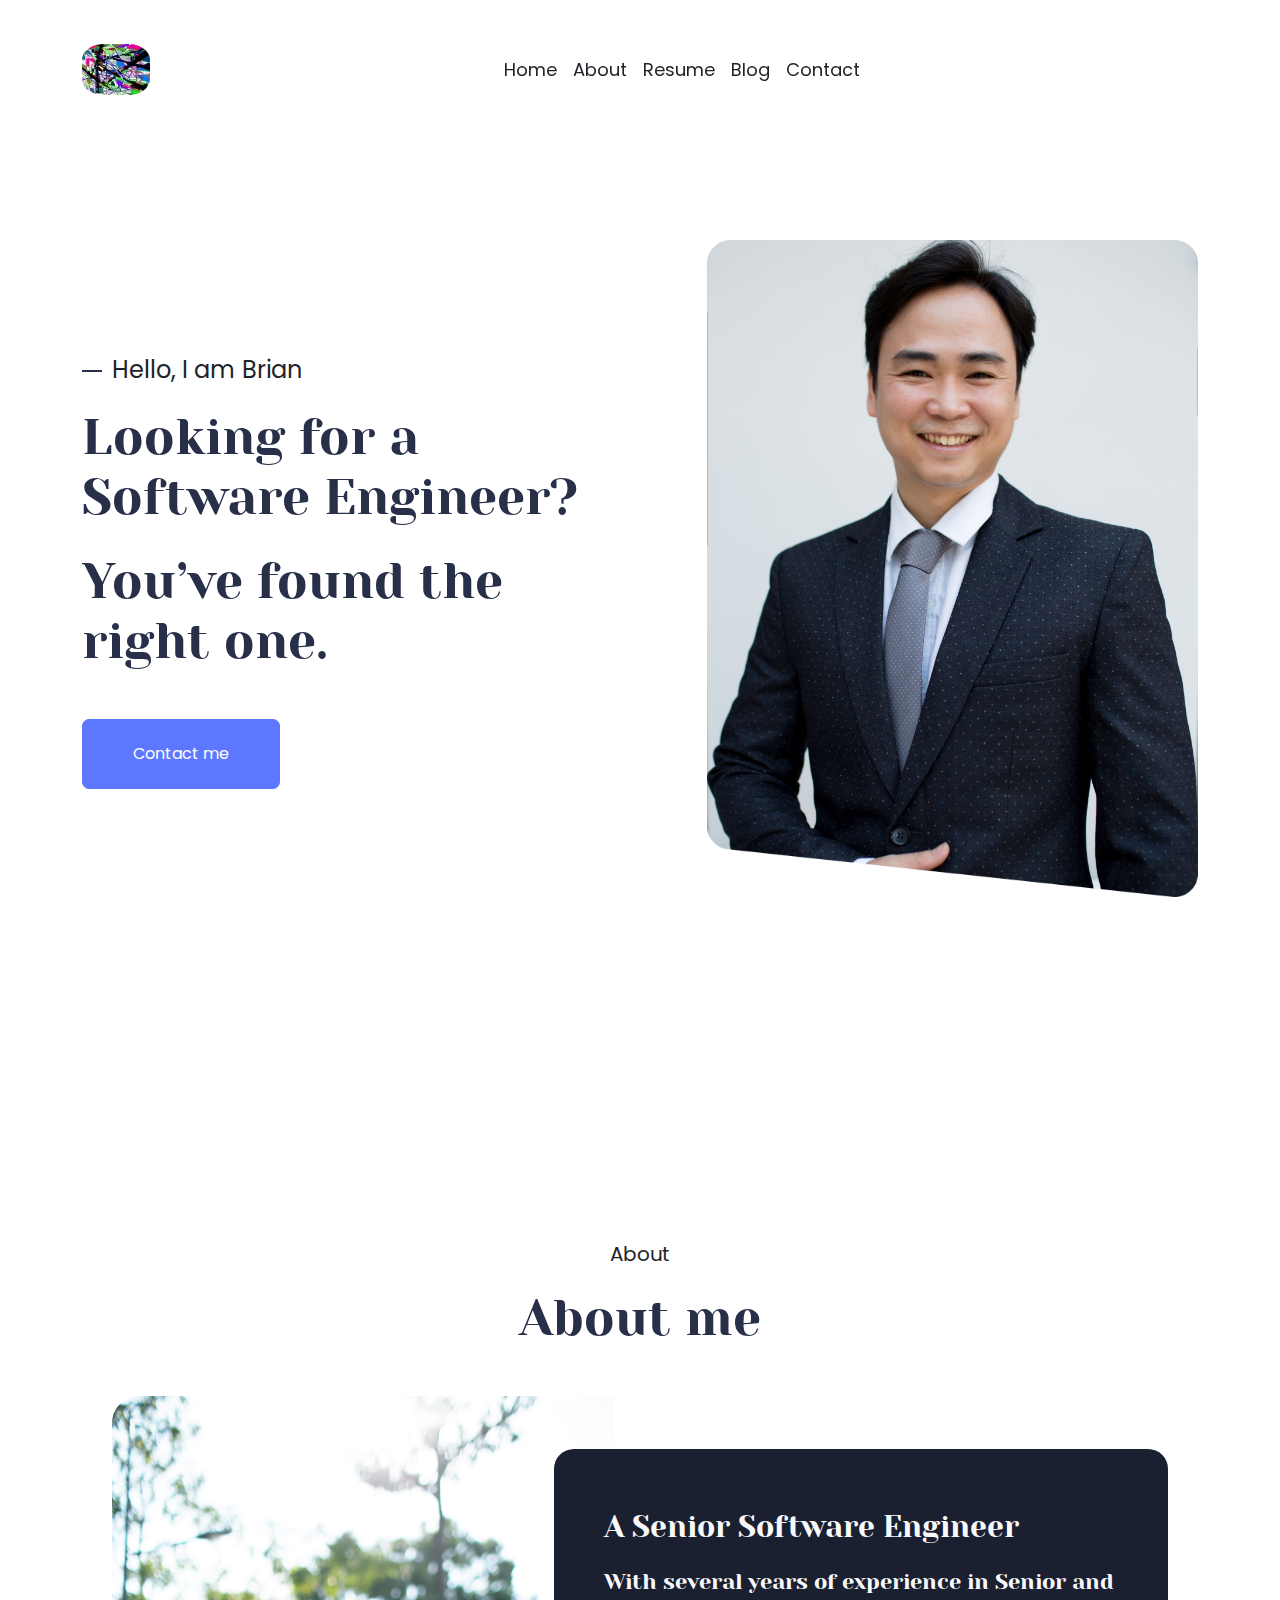
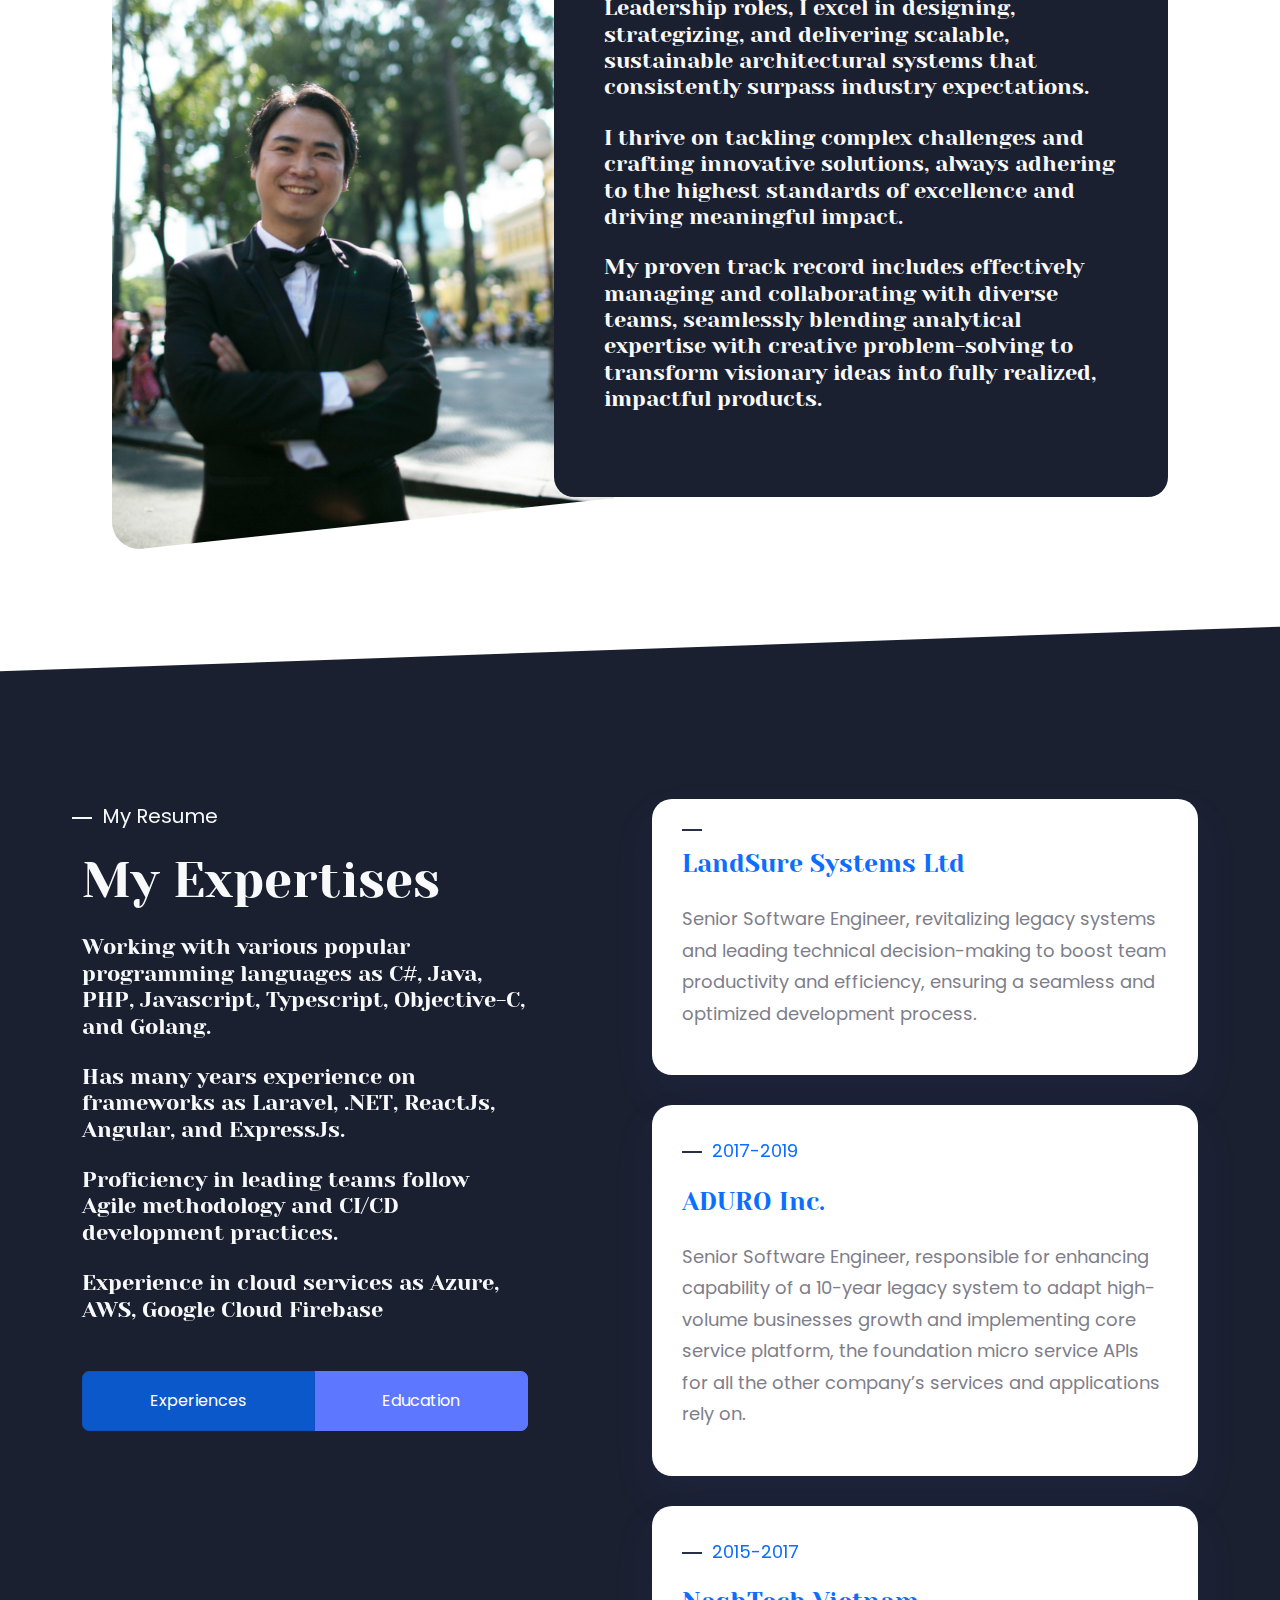
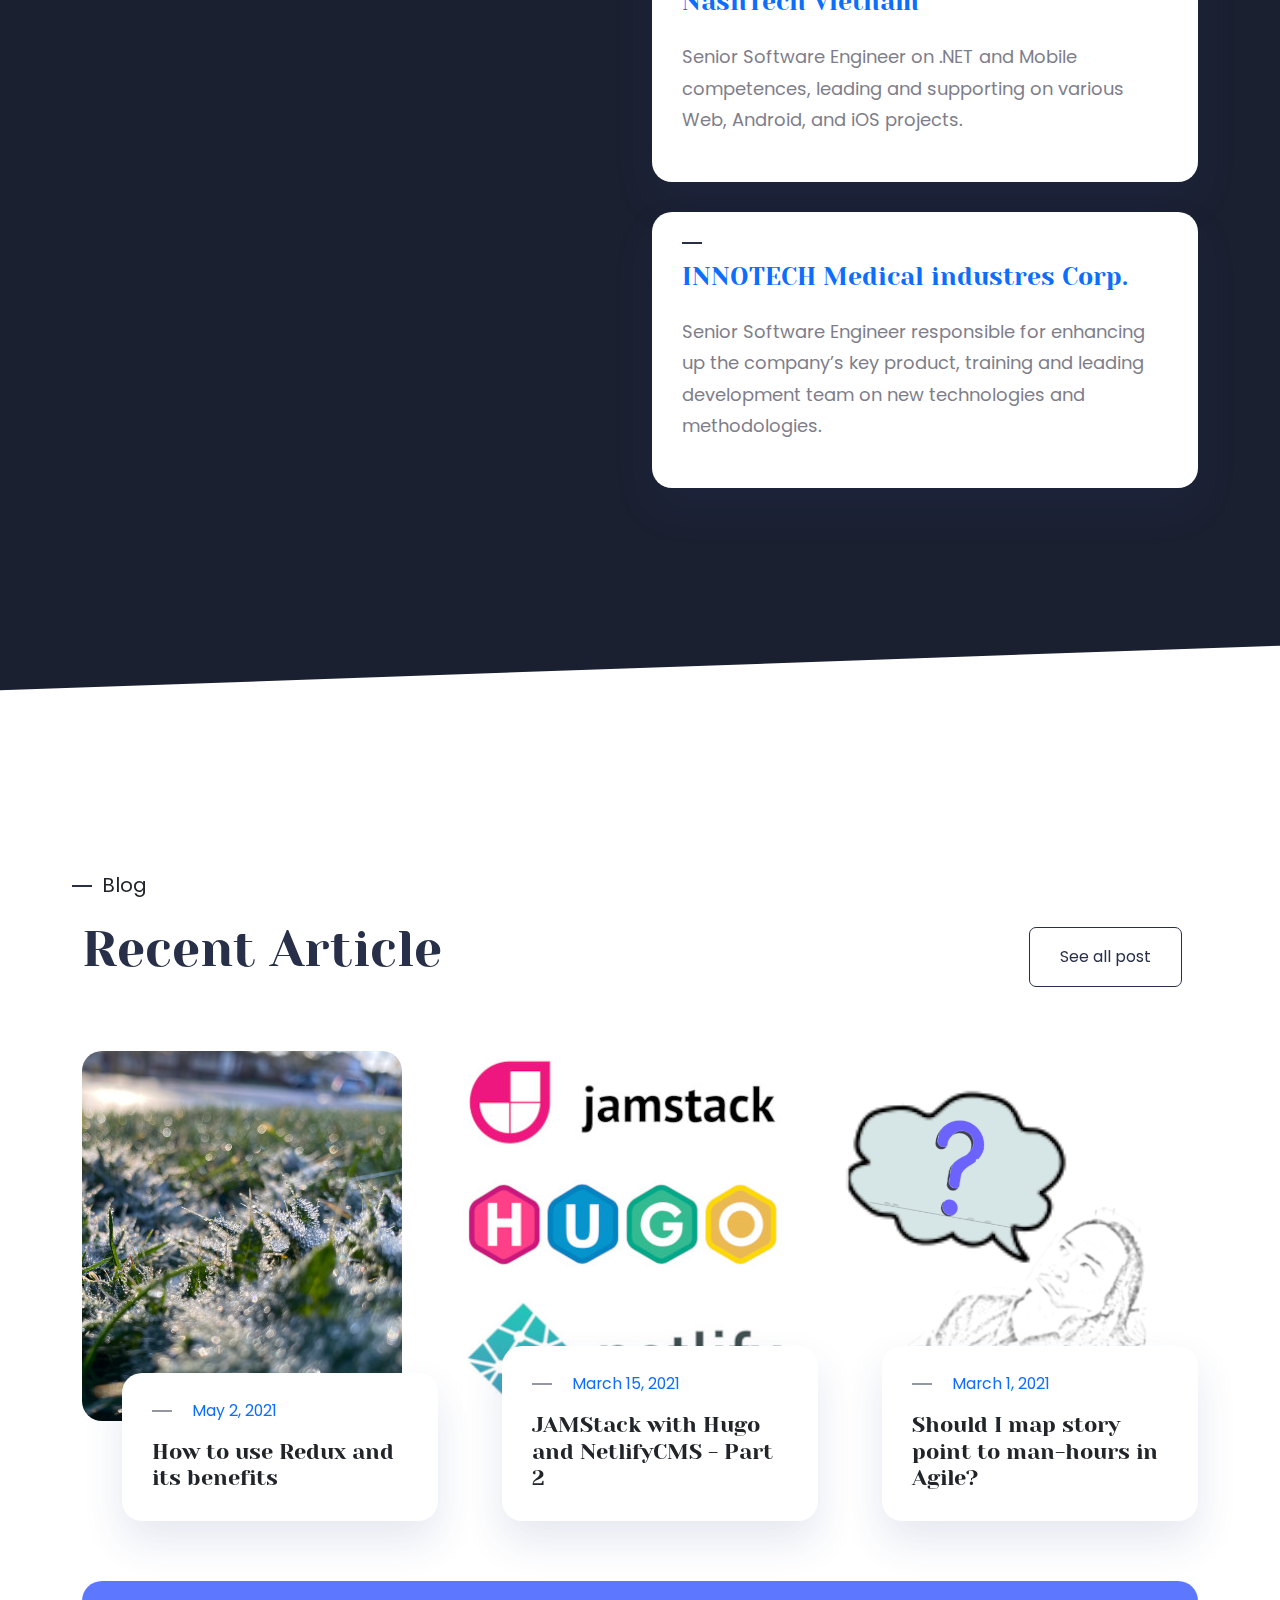
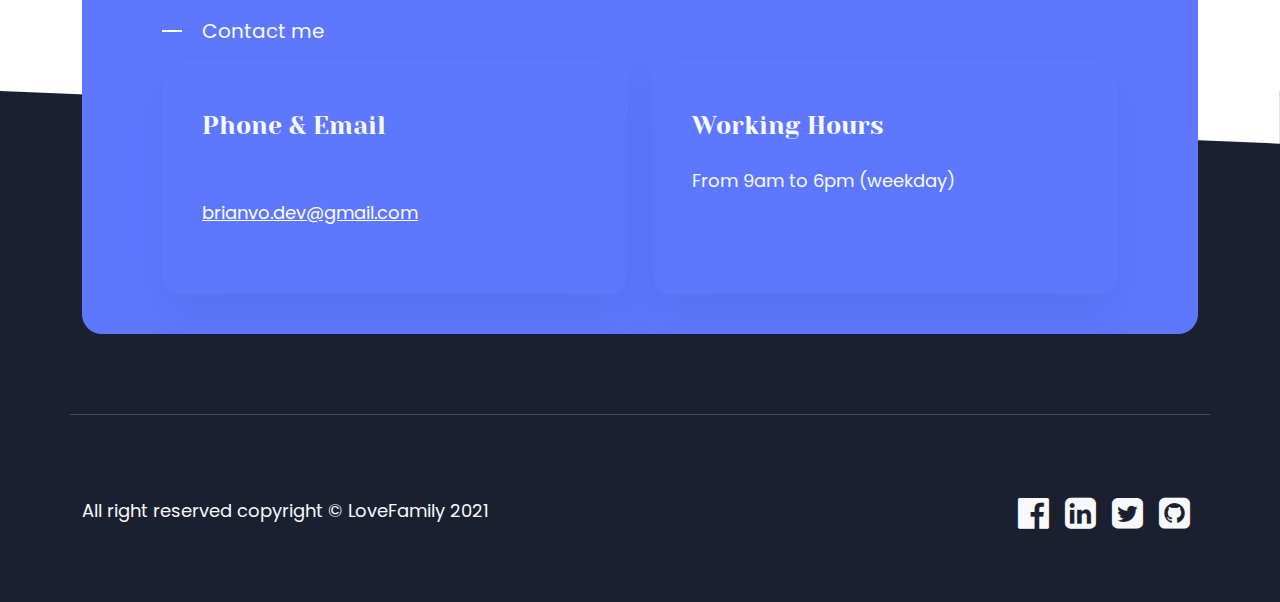
<file: index.html>
<!doctype html><html><head><meta name=generator content="Hugo 0.144.2"><meta charset=utf-8><title>Brian Vo</title>
<meta name=viewport content="width=device-width,initial-scale=1"><meta name=viewport content="width=device-width,initial-scale=1,maximum-scale=1"><link rel=stylesheet href=https://tranvnb.github.io/plugins/slick/slick.css><link rel=stylesheet href=https://tranvnb.github.io/plugins/slick/slick-theme.css><link rel=stylesheet href=https://tranvnb.github.io/plugins/font-awesome/css/font-awesome.min.css><link rel=stylesheet href=https://tranvnb.github.io/plugins/magnafic-popup/magnific-popup.css><link href=https://tranvnb.github.io/scss/style.min.css rel=stylesheet><link rel="shortcut icon" href=https://tranvnb.github.io/images/favicon.ico type=image/x-icon><link rel=icon href=https://tranvnb.github.io/images/favicon.png type=image/x-icon><script async src="https://www.googletagmanager.com/gtag/js?id=G-9CG05CN5E7"></script><script>window.dataLayer=window.dataLayer||[];function gtag(){dataLayer.push(arguments)}gtag("js",new Date),gtag("config","G-9CG05CN5E7")</script></head><body><nav class="navbar navbar-expand-lg fixed-top"><div class=container><a href=https://tranvnb.github.io/ class=navbar-brand><img style=width:68px;border-radius:31% src=https://tranvnb.github.io/images/site-navigation/logo.jpg alt=site-logo>
</a><button type=button class="navbar-toggler collapsed" data-bs-toggle=collapse data-bs-target=#navbarCollapse>
<span class=navbar-toggler-icon></span>
<span class=navbar-toggler-icon></span>
<span class=navbar-toggler-icon></span></button><div class="collapse navbar-collapse justify-content-between" id=navbarCollapse><ul class="nav navbar-nav main-navigation my-0 mx-auto"><li class=nav-item><a href=https://tranvnb.github.io/#home class="nav-link text-dark text-sm-center p-2 scroll">Home</a></li><li class=nav-item><a href=https://tranvnb.github.io/#about class="nav-link text-dark text-sm-center p-2 scroll">About</a></li><li class=nav-item><a href=https://tranvnb.github.io/#resume class="nav-link text-dark text-sm-center p-2 scroll">Resume</a></li><li class=nav-item><a href=https://tranvnb.github.io/#blog class="nav-link text-dark text-sm-center p-2 scroll">Blog</a></li><li class=nav-item><a href=https://tranvnb.github.io/#contact class="nav-link text-dark text-sm-center p-2 scroll">Contact</a></li></ul></div></div></nav><div id=content><section class=hero id=home><div class=container><div class="row align-items-center"><div class=col-lg-6><div class=hero_content><div class=hero_blob><svg viewBox="0 0 550 550"><defs><linearGradient id="a" x1=".069" x2=".753" y1=".116" y2=".858" gradientUnits="objectBoundingBox"><stop offset="0" stop-color="#fff"/><stop offset="1" stop-color="#fff" stop-opacity=".012"/></linearGradient></defs><g data-name="blob-shape (3)"><path class="blob" fill="url(#a)" d="M455.4 151.1c43.1 36.7 73.4 92.8 60.8 136.3-12.7 43.5-68.1 74.4-111.3 119.4-43.1 45-74 104.1-109.8 109-35.9 5-76.7-44.2-111.8-89.2-35.2-45-64.7-85.8-70.8-132.6-6-46.8 11.6-99.6 46.7-136.3 35.2-36.6 88-57.2 142.4-58.8 54.5-1.7 110.6 15.6 153.8 52.2z"/></g></svg></div><div class=mb-5><span class="top-title pre-line">Hello, I am Brian</span><h2 id=looking-for-a-software-engineer>Looking for a Software Engineer?</h2><h2 id=youve-found-the-right-one>You&rsquo;ve found the right one.</h2></div><a class="btn btn-lg btn-primary btn-zoom" href=https://tranvnb.github.io/contact>Contact me</a></div></div><div class=col-lg-6><div class=hero_figure><img src=https://tranvnb.github.io/images/hero/brian-vo.jpg alt=hero-image style='-webkit-mask:url(https://tranvnb.github.io/images/hero/hero-mask-svg.png);-webkit-mask-repeat:no-repeat;-webkit-mask-size:contain;-webkit-mask-position:center center'></div></div></div></div></section><section class="section about" id=about><div class=container><div class="row text-center"><div class="col-lg-6 offset-lg-3"><div class="about_header mb-5"><span class=top-title>About</span><h2 id=about-me>About me</h2></div></div></div><div class=row><div class=col-lg-12><div class=about_content><div class=about_content-thumb><div class=about_content-thumb-image><img src=https://tranvnb.github.io/images/about/brian-vo.jpg alt=about-img style=-webkit-mask:url(https://tranvnb.github.io/images/about/about-mask-svg.svg);-webkit-mask-size:cover></div></div><div class=about_content-inner><div class="mb-4 text-light"><h3 id=a-senior-software-engineer>A Senior Software Engineer</h3><h5 id=[base64]>With several years of experience in Senior and Leadership roles, I excel in designing, strategizing, and delivering scalable, sustainable architectural systems that consistently surpass industry expectations.</h5><h5 id=i-thrive-on-tackling-complex-challenges-and-crafting-innovative-solutions-always-adhering-to-the-highest-standards-of-excellence-and-driving-meaningful-impact>I thrive on tackling complex challenges and crafting innovative solutions, always adhering to the highest standards of excellence and driving meaningful impact.</h5><h5 id=[base64]>My proven track record includes effectively managing and collaborating with diverse teams, seamlessly blending analytical expertise with creative problem-solving to transform visionary ideas into fully realized, impactful products.</h5></div><div></div></div></div></div></div></div></section><section class="section resume" id=resume><div class=resume__background></div><div class=container><div class=row><div class=col-lg-6><div class=resume__heading><div class=text-light><span class="top-title pre-line">My Resume</span><h2 id=my-expertises>My Expertises</h2><h5 id=working-with-various-popular-programming-languages-as-c-java-php-javascript-typescript-objective-c-and-golang>Working with various popular programming languages as C#, Java, PHP, Javascript, Typescript, Objective-C, and Golang.</h5><h5 id=has-many-years-experience-on-frameworks-as-laravel-net-reactjs-angular-and-expressjs>Has many years experience on frameworks as Laravel, .NET, ReactJs, Angular, and ExpressJs.</h5><h5 id=proficiency-in-leading-teams-follow-agile-methodology-and-cicd-development-practices>Proficiency in leading teams follow Agile methodology and CI/CD development practices.</h5><h5 id=experience-in-cloud-services-as-azure-aws-google-cloud-firebase>Experience in cloud services as Azure, AWS, Google Cloud Firebase</h5></div><div class="btn-group nav mt-5"><a href=#experience role=tab class="btn btn-primary active" data-bs-toggle=tab data-bs-target=#experience>Experiences</a>
<a href=#education role=tab class="btn btn-primary" data-bs-toggle=tab data-bs-target=#education>Education</a></div></div></div><div class=col-lg-6><div class=tab-content><div class="resume__education tab-pane active" id=experience><div class=resume__education_item><span class="pre-line text-primary"></span><h4 id=landsure-systems-ltd><a href=https://www.landsure.ca/>LandSure Systems Ltd</a></h4><p>Senior Software Engineer, revitalizing legacy systems and leading technical decision-making to boost team productivity and efficiency, ensuring a seamless and optimized development process.</p></div><div class=resume__education_item><span class="pre-line text-primary">2017-2019</span><h4 id=aduro-inc><a href=https://adurolife.com/>ADURO Inc.</a></h4><p>Senior Software Engineer, responsible for enhancing capability of a 10-year legacy system to adapt high-volume businesses growth and implementing core service platform, the foundation micro service APIs for all the other company&rsquo;s services and applications rely on.</p></div><div class=resume__education_item><span class="pre-line text-primary">2015-2017</span><h4 id=nashtech-vietnam><a href=https://nashtechglobal.com/>NashTech Vietnam</a></h4><p>Senior Software Engineer on .NET and Mobile competences, leading and supporting on various Web, Android, and iOS projects.</p></div><div class=resume__education_item><span class="pre-line text-primary"></span><h4 id=innotech-medical-industres-corp><a href=#>INNOTECH Medical industres Corp.</a></h4><p>Senior Software Engineer responsible for enhancing up the company&rsquo;s key product, training and leading development team on new technologies and methodologies.</p></div></div><div class="resume__education tab-pane" id=education><div class=resume__education_item><span class="pre-line text-primary">2020-2021</span><h4 id=post-baccalaureate-diploma-in-computer-and-information-system>Post-Baccalaureate Diploma In Computer and Information System</h4><p>Douglas College - Canada</p></div><div class=resume__education_item><span class="pre-line text-primary">2002-2006</span><h4 id=bachelor-in-computer-science>Bachelor In Computer Science</h4><p>Hue Univeristy of Science - Vietnam</p></div></div></div></div></div></div></section><section class="section blog-preview" id=blog><div class=container><div class="row mb-5"><div class=col-lg-6><div class=blog-preview__header><span class="top-title pre-line">Blog</span><h2 id=recent-article>Recent Article</h2></div></div><div class=col-lg-6><div class="blog-preview__header_button desktop"><a class="btn btn-outline-secondary btn-zoom m-3" href=https://tranvnb.github.io/blog>See all post</a></div></div></div><div class=row><div class=col-lg-4><div class=blog-preview__item><div class=blog-preview__item-thumb><img src=https://tranvnb.github.io/images/allpost/redux-thumb.jpg alt=post-image></div><div class="blog-preview__item-content bg-white"><span class=small>May 2, 2021</span><h5 class=mb-0><a class=text-dark href=https://tranvnb.github.io/blog/2021-03-02_redux-for-react/>How to use Redux and its benefits</a></h5></div></div></div><div class=col-lg-4><div class=blog-preview__item><div class=blog-preview__item-thumb><img src=https://tranvnb.github.io/images/allpost/jam_hugo_netlifycms.jpg alt=post-image></div><div class="blog-preview__item-content bg-white"><span class=small>March 15, 2021</span><h5 class=mb-0><a class=text-dark href=https://tranvnb.github.io/blog/2021-03-13_jamstack-with-hugo-and-netlifycms-part-2/>JAMStack with Hugo and NetlifyCMS - Part 2</a></h5></div></div></div><div class=col-lg-4><div class=blog-preview__item><div class=blog-preview__item-thumb><img src=https://tranvnb.github.io/images/allpost/brian-agile.png alt=post-image></div><div class="blog-preview__item-content bg-white"><span class=small>March 1, 2021</span><h5 class=mb-0><a class=text-dark href=https://tranvnb.github.io/blog/2021-02-26_should-i-map-story-point-to-man-hours-in-agile/>Should I map story point to man-hours in Agile?</a></h5></div></div></div></div><div class=row><div class=col-lg-12><div class="blog-preview__header_button mobile"><a class="btn btn-outline-secondary btn-zoom" href=https://tranvnb.github.io/blog>See all post</a></div></div></div></div></section></div><section class=footer id=contact><div class=footer__background_shape><svg viewBox="0 0 1920 79"><path d="M0 0h1920v79L0 0z" data-name="Path 1450"/></svg></div><div class=container><div class=row><div class=col-lg-12><div class=footer__cta><div class="text-light footer__cta_content"><span>Contact me</span><div class=row><div class=col-lg-6><div class=contact__info_item><h4>Phone & Email</h4><p><br><a style=color:#fff href=mailto:>brianvo.dev@gmail.com</a></p></div></div><div class=col-lg-6><div class=contact__info_item><h4>Working Hours</h4><p>From 9am to 6pm (weekday)</p></div></div></div></div></div></div></div><div class="row footer__footer"><div class=col-lg-6><div class="footer__footer_copy text-light"><p>All right reserved copyright © LoveFamily 2021</p></div></div><div class=col-lg-6><div class=footer__footer_social><ul class=unstyle-list><li class="d-inline-block mx-2"><a class=text-light target=_blank href=https://www.facebook.com/baotran.vonguyen.9><i class="fa fa-2x fa-facebook-official"></i></a></li><li class="d-inline-block mx-2"><a class=text-light target=_blank href=https://www.linkedin.com/in/brian-tran-vo/><i class="fa fa-2x fa-linkedin-square"></i></a></li><li class="d-inline-block mx-2"><a class=text-light target=_blank href=https://twitter.com/BrianTranVo><i class="fa fa-2x fa-twitter-square"></i></a></li><li class="d-inline-block mx-2"><a class=text-light target=_blank href=https://github.com/tranvnb><i class="fa fa-2x fa-github-square"></i></a></li></ul></div></div></div></div></section><script src=https://tranvnb.github.io/plugins/jQuery/jquery.min.js></script><script src=https://tranvnb.github.io/plugins/bootstrap/bootstrap.bundle.min.js></script><script src=https://tranvnb.github.io/plugins/slick/slick.min.js></script><script src=https://tranvnb.github.io/plugins/slick/slick.min.js></script><script src=https://tranvnb.github.io/plugins/waypoint/jquery.waypoints.min.js></script><script src=https://tranvnb.github.io/plugins/magnafic-popup/jquery.magnific-popup.min.js></script><script src=https://tranvnb.github.io/plugins/tweenmax/TweenMax.min.js></script><script src=https://tranvnb.github.io/plugins/masonry/masonry.min.js></script><script src=https://tranvnb.github.io/js/form-handler.min.js></script><script src=https://tranvnb.github.io/js/script.min.js></script></body></html>
</file>
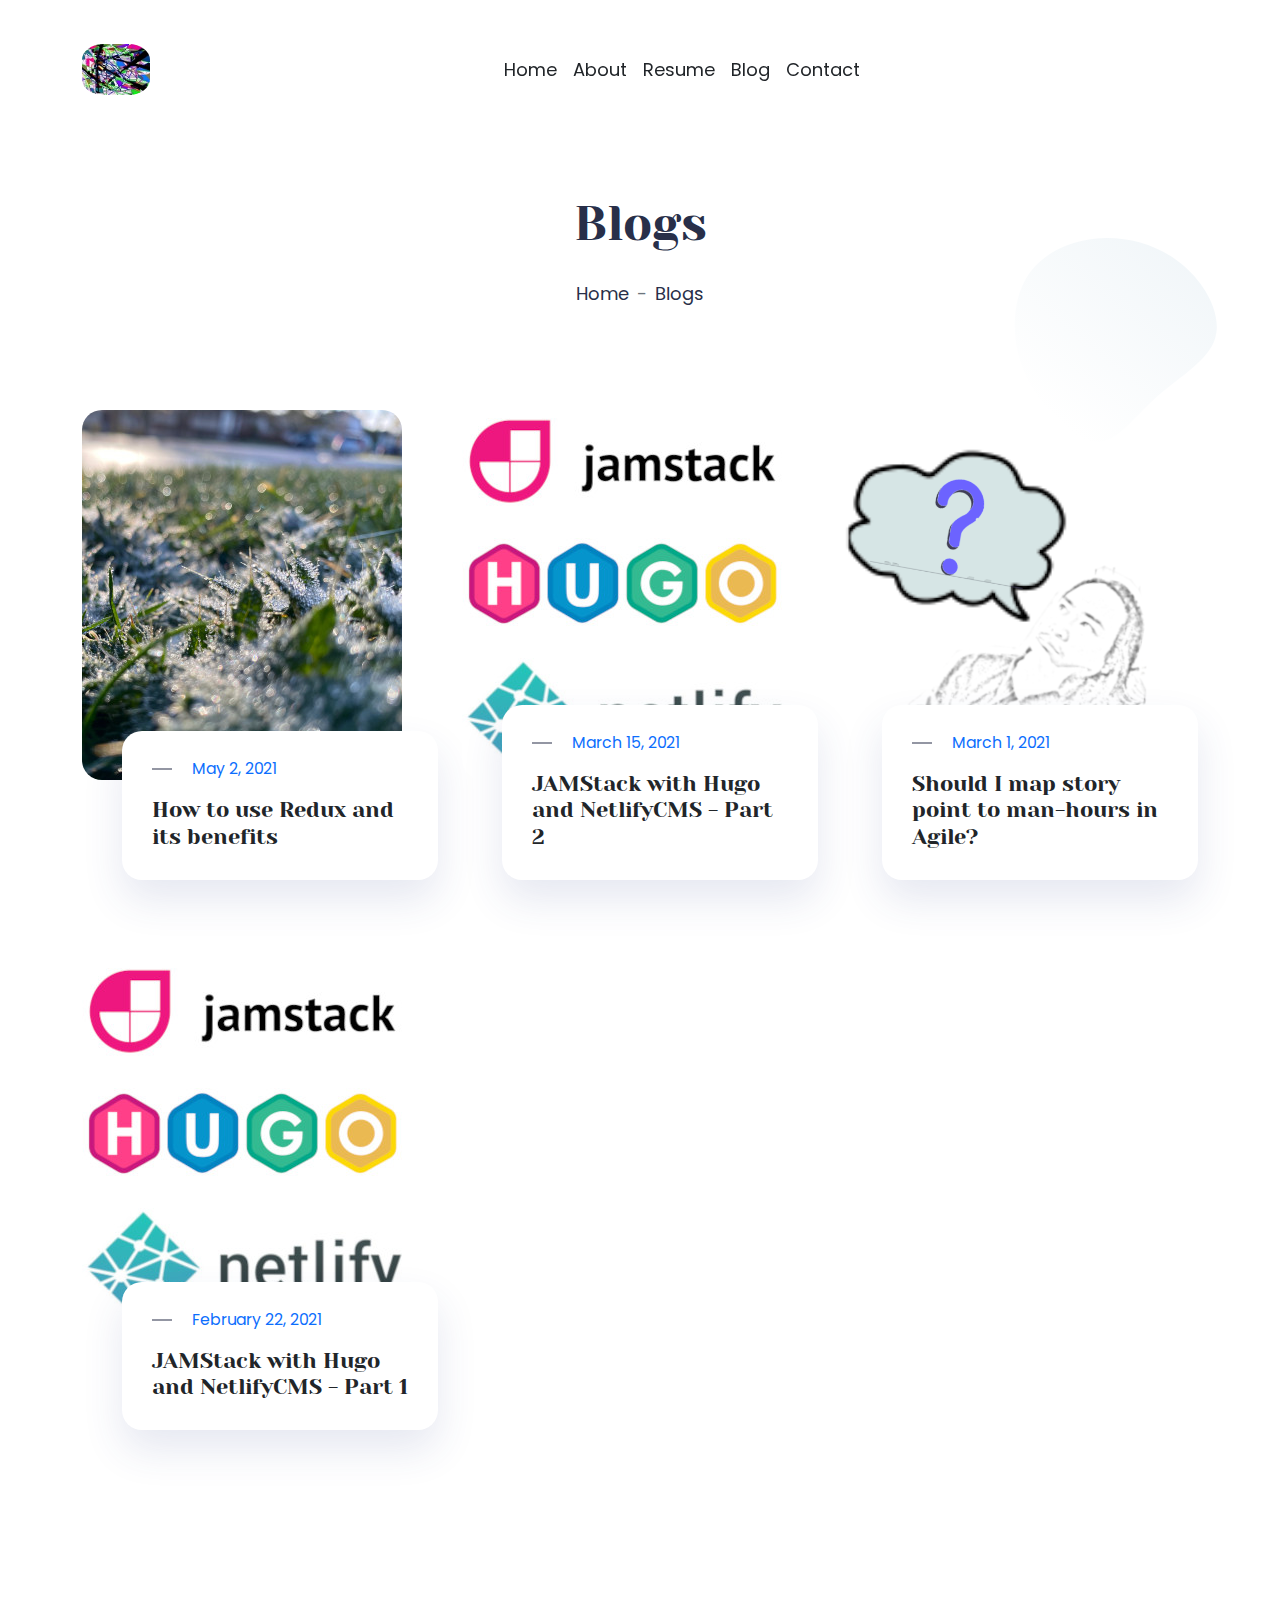
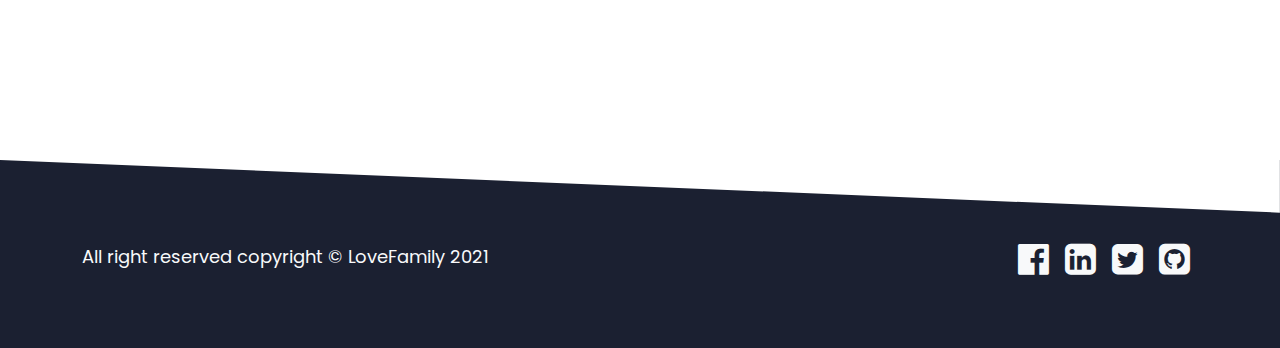
<file: blog/index.html>
<!doctype html><html><head><meta charset=utf-8><title>Blogs</title>
<meta name=viewport content="width=device-width,initial-scale=1"><meta name=viewport content="width=device-width,initial-scale=1,maximum-scale=1"><link rel=stylesheet href=https://tranvnb.github.io/plugins/slick/slick.css><link rel=stylesheet href=https://tranvnb.github.io/plugins/slick/slick-theme.css><link rel=stylesheet href=https://tranvnb.github.io/plugins/font-awesome/css/font-awesome.min.css><link rel=stylesheet href=https://tranvnb.github.io/plugins/magnafic-popup/magnific-popup.css><link href=https://tranvnb.github.io/scss/style.min.css rel=stylesheet><link rel="shortcut icon" href=https://tranvnb.github.io/images/favicon.ico type=image/x-icon><link rel=icon href=https://tranvnb.github.io/images/favicon.png type=image/x-icon><script async src="https://www.googletagmanager.com/gtag/js?id=G-9CG05CN5E7"></script><script>window.dataLayer=window.dataLayer||[];function gtag(){dataLayer.push(arguments)}gtag("js",new Date),gtag("config","G-9CG05CN5E7")</script></head><body><nav class="navbar navbar-expand-lg fixed-top"><div class=container><a href=https://tranvnb.github.io/ class=navbar-brand><img style=width:68px;border-radius:31% src=https://tranvnb.github.io/images/site-navigation/logo.jpg alt=site-logo>
</a><button type=button class="navbar-toggler collapsed" data-bs-toggle=collapse data-bs-target=#navbarCollapse>
<span class=navbar-toggler-icon></span>
<span class=navbar-toggler-icon></span>
<span class=navbar-toggler-icon></span></button><div class="collapse navbar-collapse justify-content-between" id=navbarCollapse><ul class="nav navbar-nav main-navigation my-0 mx-auto"><li class=nav-item><a href=https://tranvnb.github.io/#home class="nav-link text-dark text-sm-center p-2">Home</a></li><li class=nav-item><a href=https://tranvnb.github.io/#about class="nav-link text-dark text-sm-center p-2">About</a></li><li class=nav-item><a href=https://tranvnb.github.io/#resume class="nav-link text-dark text-sm-center p-2">Resume</a></li><li class=nav-item><a href=https://tranvnb.github.io/#blog class="nav-link text-dark text-sm-center p-2">Blog</a></li><li class=nav-item><a href=https://tranvnb.github.io/#contact class="nav-link text-dark text-sm-center p-2">Contact</a></li></ul></div></div></nav><div id=content><header class=breadCrumb><div class=animate-shape><svg xmlns:xlink="http://www.w3.org/1999/xlink" viewBox="0 0 600 600"><defs><linearGradient id="d" x1=".929" y1=".111" x2=".263" y2=".935" gradientUnits="objectBoundingBox"><stop offset="0" stop-color="#f1f6f9"/><stop offset="1" stop-color="#f1f6f9" stop-opacity="0"/></linearGradient></defs><g data-name="blob-shape (3)"><path class="blob" fill="url(#d)" d="M455.4 151.1c43.1 36.7 73.4 92.8 60.8 136.3-12.7 43.5-68.1 74.4-111.3 119.4-43.1 45-74 104.1-109.8 109-35.9 5-76.7-44.2-111.8-89.2-35.2-45-64.7-85.8-70.8-132.6-6-46.8 11.6-99.6 46.7-136.3 35.2-36.6 88-57.2 142.4-58.8 54.5-1.7 110.6 15.6 153.8 52.2z"/></g></svg></div><div class=container><div class=row><div class="col-12 text-center"><h3 class=breadCrumb__title>Blogs</h3><nav aria-label=breadcrumb class="d-flex justify-content-center"><ol class="breadcrumb align-items-center"><li class=breadcrumb-item><a href=https://tranvnb.github.io/>Home</a></li><li class="breadcrumb-item active" aria-current=page>Blogs</li></ol></nav></div></div></div></header><section class="section blog-page"><div class=container><div class=row><div class=col-lg-4><div class=blog-page__item><div class=blog-page__item-thumb><img src=https://tranvnb.github.io/images/allpost/redux-thumb.jpg alt=post-image></div><div class="blog-page__item-content bg-white"><span class=small>May 2, 2021</span><h5 class=mb-0><a class=text-dark href=https://tranvnb.github.io/blog/2021-03-02_redux-for-react/>How to use Redux and its benefits</a></h5></div></div></div><div class=col-lg-4><div class=blog-page__item><div class=blog-page__item-thumb><img src=https://tranvnb.github.io/images/allpost/jam_hugo_netlifycms.jpg alt=post-image></div><div class="blog-page__item-content bg-white"><span class=small>March 15, 2021</span><h5 class=mb-0><a class=text-dark href=https://tranvnb.github.io/blog/2021-03-13_jamstack-with-hugo-and-netlifycms-part-2/>JAMStack with Hugo and NetlifyCMS - Part 2</a></h5></div></div></div><div class=col-lg-4><div class=blog-page__item><div class=blog-page__item-thumb><img src=https://tranvnb.github.io/images/allpost/brian-agile.png alt=post-image></div><div class="blog-page__item-content bg-white"><span class=small>March 1, 2021</span><h5 class=mb-0><a class=text-dark href=https://tranvnb.github.io/blog/2021-02-26_should-i-map-story-point-to-man-hours-in-agile/>Should I map story point to man-hours in Agile?</a></h5></div></div></div><div class=col-lg-4><div class=blog-page__item><div class=blog-page__item-thumb><img src=https://tranvnb.github.io/images/allpost/jam_hugo_netlifycms.jpg alt=post-image></div><div class="blog-page__item-content bg-white"><span class=small>February 22, 2021</span><h5 class=mb-0><a class=text-dark href=https://tranvnb.github.io/blog/2021-02-23_jamstack-with-hugo-and-netlifycms/>JAMStack with Hugo and NetlifyCMS - Part 1</a></h5></div></div></div></div></div></section></div><section class=footer id=contact><div class=footer__background_shape><svg viewBox="0 0 1920 79"><path d="M0 0h1920v79L0 0z" data-name="Path 1450"/></svg></div><div class=container><div class="row footer__footer"><div class=col-lg-6><div class="footer__footer_copy text-light"><p>All right reserved copyright © LoveFamily 2021</p></div></div><div class=col-lg-6><div class=footer__footer_social><ul class=unstyle-list><li class="d-inline-block mx-2"><a class=text-light target=_blank href=https://www.facebook.com/baotran.vonguyen.9><i class="fa fa-2x fa-facebook-official"></i></a></li><li class="d-inline-block mx-2"><a class=text-light target=_blank href=https://www.linkedin.com/in/brian-tran-vo/><i class="fa fa-2x fa-linkedin-square"></i></a></li><li class="d-inline-block mx-2"><a class=text-light target=_blank href=https://twitter.com/BrianTranVo><i class="fa fa-2x fa-twitter-square"></i></a></li><li class="d-inline-block mx-2"><a class=text-light target=_blank href=https://github.com/tranvnb><i class="fa fa-2x fa-github-square"></i></a></li></ul></div></div></div></div></section><script src=https://tranvnb.github.io/plugins/jQuery/jquery.min.js></script><script src=https://tranvnb.github.io/plugins/bootstrap/bootstrap.bundle.min.js></script><script src=https://tranvnb.github.io/plugins/slick/slick.min.js></script><script src=https://tranvnb.github.io/plugins/slick/slick.min.js></script><script src=https://tranvnb.github.io/plugins/waypoint/jquery.waypoints.min.js></script><script src=https://tranvnb.github.io/plugins/magnafic-popup/jquery.magnific-popup.min.js></script><script src=https://tranvnb.github.io/plugins/tweenmax/TweenMax.min.js></script><script src=https://tranvnb.github.io/plugins/masonry/masonry.min.js></script><script src=https://tranvnb.github.io/js/form-handler.min.js></script><script src=https://tranvnb.github.io/js/script.min.js></script></body></html>
</file>
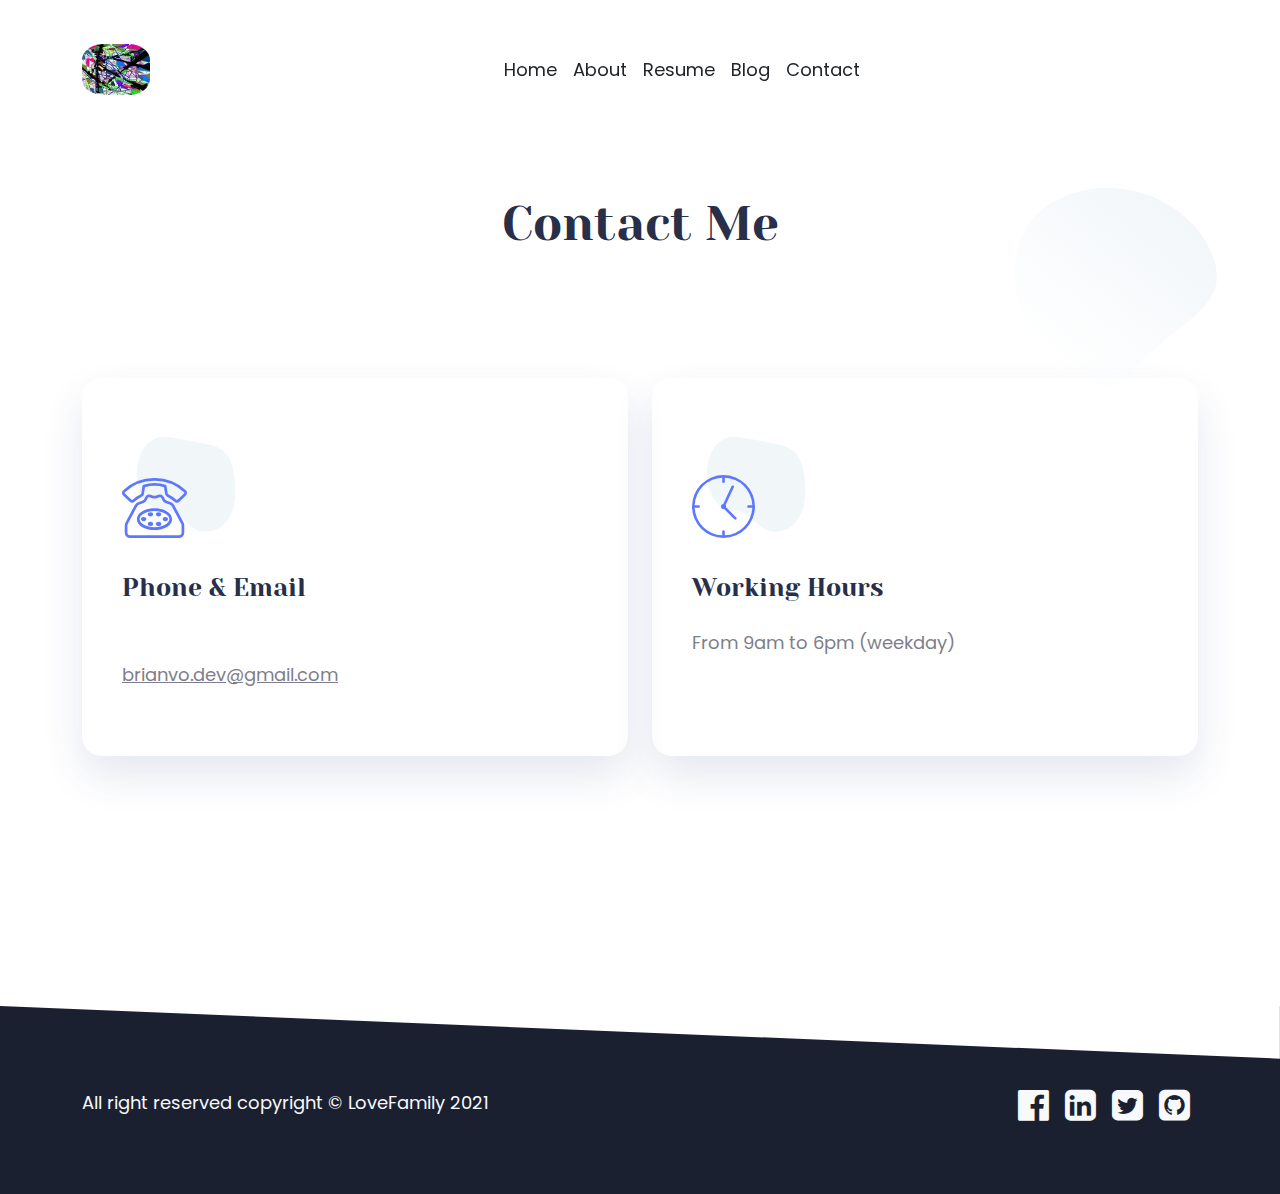
<file: contact/index.html>
<!doctype html><html><head><meta charset=utf-8><title>Contact Me</title>
<meta name=viewport content="width=device-width,initial-scale=1"><meta name=viewport content="width=device-width,initial-scale=1,maximum-scale=1"><link rel=stylesheet href=https://tranvnb.github.io/plugins/slick/slick.css><link rel=stylesheet href=https://tranvnb.github.io/plugins/slick/slick-theme.css><link rel=stylesheet href=https://tranvnb.github.io/plugins/font-awesome/css/font-awesome.min.css><link rel=stylesheet href=https://tranvnb.github.io/plugins/magnafic-popup/magnific-popup.css><link href=https://tranvnb.github.io/scss/style.min.css rel=stylesheet><link rel="shortcut icon" href=https://tranvnb.github.io/images/favicon.ico type=image/x-icon><link rel=icon href=https://tranvnb.github.io/images/favicon.png type=image/x-icon><script async src="https://www.googletagmanager.com/gtag/js?id=G-9CG05CN5E7"></script><script>window.dataLayer=window.dataLayer||[];function gtag(){dataLayer.push(arguments)}gtag("js",new Date),gtag("config","G-9CG05CN5E7")</script></head><body><nav class="navbar navbar-expand-lg fixed-top"><div class=container><a href=https://tranvnb.github.io/ class=navbar-brand><img style=width:68px;border-radius:31% src=https://tranvnb.github.io/images/site-navigation/logo.jpg alt=site-logo>
</a><button type=button class="navbar-toggler collapsed" data-bs-toggle=collapse data-bs-target=#navbarCollapse>
<span class=navbar-toggler-icon></span>
<span class=navbar-toggler-icon></span>
<span class=navbar-toggler-icon></span></button><div class="collapse navbar-collapse justify-content-between" id=navbarCollapse><ul class="nav navbar-nav main-navigation my-0 mx-auto"><li class=nav-item><a href=https://tranvnb.github.io/#home class="nav-link text-dark text-sm-center p-2">Home</a></li><li class=nav-item><a href=https://tranvnb.github.io/#about class="nav-link text-dark text-sm-center p-2">About</a></li><li class=nav-item><a href=https://tranvnb.github.io/#resume class="nav-link text-dark text-sm-center p-2">Resume</a></li><li class=nav-item><a href=https://tranvnb.github.io/#blog class="nav-link text-dark text-sm-center p-2">Blog</a></li><li class=nav-item><a href=https://tranvnb.github.io/#contact class="nav-link text-dark text-sm-center p-2">Contact</a></li></ul></div></div></nav><div id=content><header class=breadCrumb><div class=animate-shape><svg xmlns:xlink="http://www.w3.org/1999/xlink" viewBox="0 0 600 600"><defs><linearGradient id="d" x1=".929" y1=".111" x2=".263" y2=".935" gradientUnits="objectBoundingBox"><stop offset="0" stop-color="#f1f6f9"/><stop offset="1" stop-color="#f1f6f9" stop-opacity="0"/></linearGradient></defs><g data-name="blob-shape (3)"><path class="blob" fill="url(#d)" d="M455.4 151.1c43.1 36.7 73.4 92.8 60.8 136.3-12.7 43.5-68.1 74.4-111.3 119.4-43.1 45-74 104.1-109.8 109-35.9 5-76.7-44.2-111.8-89.2-35.2-45-64.7-85.8-70.8-132.6-6-46.8 11.6-99.6 46.7-136.3 35.2-36.6 88-57.2 142.4-58.8 54.5-1.7 110.6 15.6 153.8 52.2z"/></g></svg></div><div class=container><div class=row><div class="col-12 text-center"><h3 class=breadCrumb__title>Contact Me</h3></div></div></div></header><section class="section contact__info"><div class=container><div class=row><div class=col-lg-6><div class=contact__info_item><div class=contact__info_item-icon><div class=icon-background><svg width="122.457" height="109.702" viewBox="0 0 122.457 109.702"><path fill="#f1f6f9" d="M49.855527 9.984102c-4.337424-.815024-8.766002-1.633779-13.152776-1.113889-8.196034.975107-15.344329 6.696991-19.41555 13.879649s-5.363288 15.655094-5.187042 23.907191c.156996 7.385448 1.479849 14.875357 4.972905 21.38465s9.337384 11.961229 16.458344 13.922244c4.833752 1.331211 10.056683 1.044827 14.74081 2.829827 7.560693 2.881382 12.209757 10.489626 19.01235 14.870016a25.650039 25.650039.0 0024.16316 1.698928c8.342551-3.846451 14.03857-12.107291 16.641338-20.918947s2.471077-18.187687 1.756125-27.346305c-.843101-10.912846-3.01686-22.783019-11.354287-29.869462-6.037066-5.130853-14.208558-6.772976-21.995428-8.235353z" data-name="Path 1354"/></svg></div><div class=icon><img src=https://tranvnb.github.io/images/contact/phone.svg alt=phone></div></div><h4>Phone & Email</h4><p><br><a href=mailto:>brianvo.dev@gmail.com</a></p></div></div><div class=col-lg-6><div class=contact__info_item><div class=contact__info_item-icon><div class=icon-background><svg width="122.457" height="109.702" viewBox="0 0 122.457 109.702"><path fill="#f1f6f9" d="M49.855527 9.984102c-4.337424-.815024-8.766002-1.633779-13.152776-1.113889-8.196034.975107-15.344329 6.696991-19.41555 13.879649s-5.363288 15.655094-5.187042 23.907191c.156996 7.385448 1.479849 14.875357 4.972905 21.38465s9.337384 11.961229 16.458344 13.922244c4.833752 1.331211 10.056683 1.044827 14.74081 2.829827 7.560693 2.881382 12.209757 10.489626 19.01235 14.870016a25.650039 25.650039.0 0024.16316 1.698928c8.342551-3.846451 14.03857-12.107291 16.641338-20.918947s2.471077-18.187687 1.756125-27.346305c-.843101-10.912846-3.01686-22.783019-11.354287-29.869462-6.037066-5.130853-14.208558-6.772976-21.995428-8.235353z" data-name="Path 1354"/></svg></div><div class=icon><img src=https://tranvnb.github.io/images/contact/time.svg alt=time></div></div><h4>Working Hours</h4><p>From 9am to 6pm (weekday)</p></div></div></div></div></section></div><section class=footer id=contact><div class=footer__background_shape><svg viewBox="0 0 1920 79"><path d="M0 0h1920v79L0 0z" data-name="Path 1450"/></svg></div><div class=container><div class="row footer__footer"><div class=col-lg-6><div class="footer__footer_copy text-light"><p>All right reserved copyright © LoveFamily 2021</p></div></div><div class=col-lg-6><div class=footer__footer_social><ul class=unstyle-list><li class="d-inline-block mx-2"><a class=text-light target=_blank href=https://www.facebook.com/baotran.vonguyen.9><i class="fa fa-2x fa-facebook-official"></i></a></li><li class="d-inline-block mx-2"><a class=text-light target=_blank href=https://www.linkedin.com/in/brian-tran-vo/><i class="fa fa-2x fa-linkedin-square"></i></a></li><li class="d-inline-block mx-2"><a class=text-light target=_blank href=https://twitter.com/BrianTranVo><i class="fa fa-2x fa-twitter-square"></i></a></li><li class="d-inline-block mx-2"><a class=text-light target=_blank href=https://github.com/tranvnb><i class="fa fa-2x fa-github-square"></i></a></li></ul></div></div></div></div></section><script src=https://tranvnb.github.io/plugins/jQuery/jquery.min.js></script><script src=https://tranvnb.github.io/plugins/bootstrap/bootstrap.bundle.min.js></script><script src=https://tranvnb.github.io/plugins/slick/slick.min.js></script><script src=https://tranvnb.github.io/plugins/slick/slick.min.js></script><script src=https://tranvnb.github.io/plugins/waypoint/jquery.waypoints.min.js></script><script src=https://tranvnb.github.io/plugins/magnafic-popup/jquery.magnific-popup.min.js></script><script src=https://tranvnb.github.io/plugins/tweenmax/TweenMax.min.js></script><script src=https://tranvnb.github.io/plugins/masonry/masonry.min.js></script><script src=https://tranvnb.github.io/js/form-handler.min.js></script><script src=https://tranvnb.github.io/js/script.min.js></script></body></html>
</file>
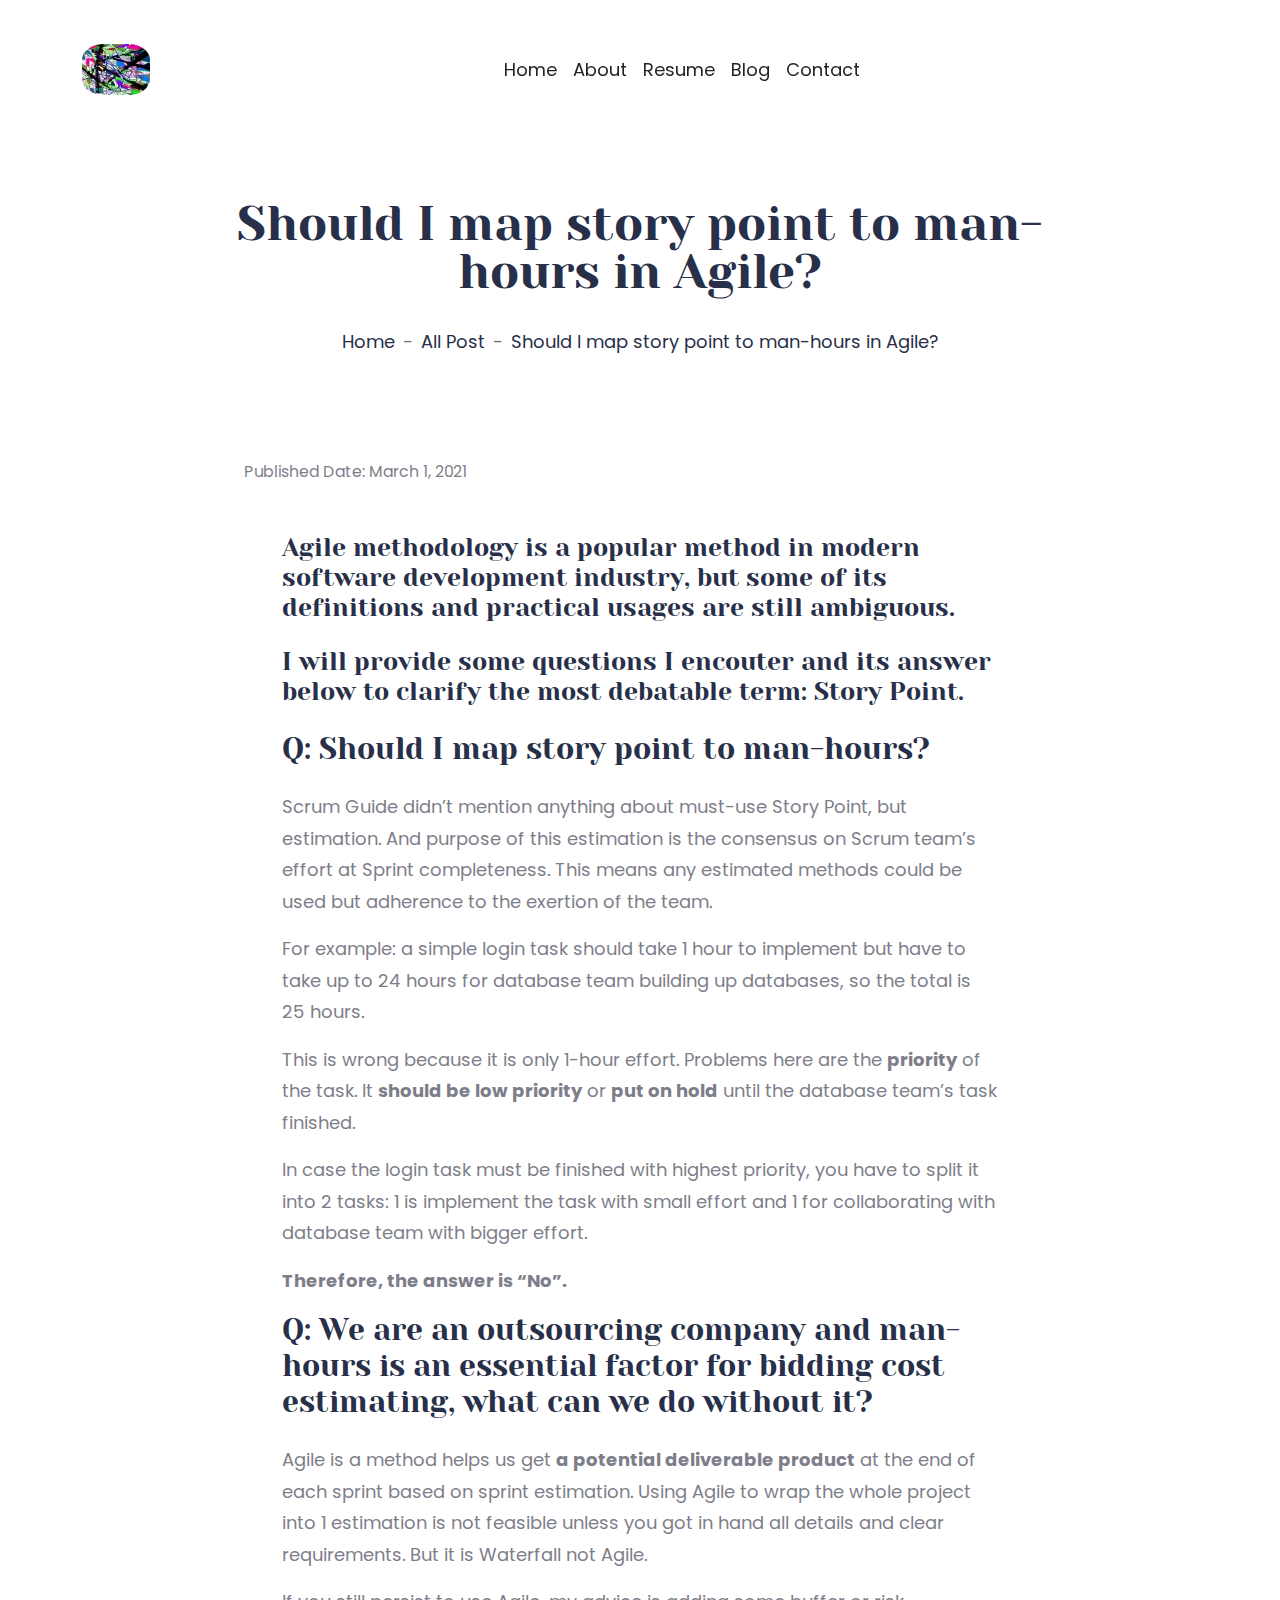
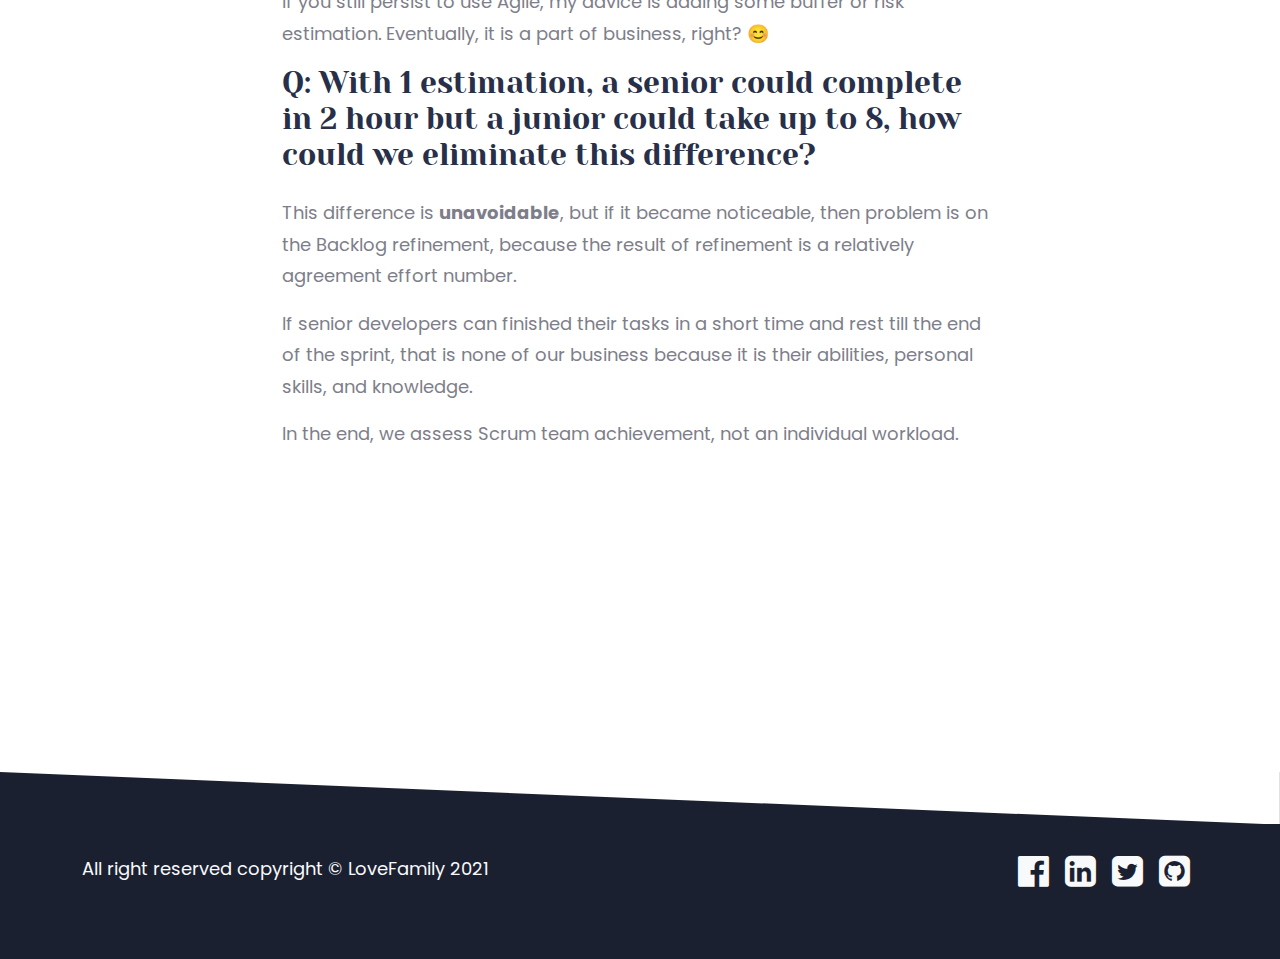
<file: blog/2021-02-26_should-i-map-story-point-to-man-hours-in-agile/index.html>
<!doctype html><html><head><meta charset=utf-8><title>Should I map story point to man-hours in Agile?</title>
<meta name=viewport content="width=device-width,initial-scale=1"><meta name=viewport content="width=device-width,initial-scale=1,maximum-scale=1"><meta property='og:title' content='Should I map story point to man-hours in Agile?'><meta property='og:image' content='https://tranvnb.github.io/images/allpost/brian-agile.png'><meta property='og:description' content='Some popular question and answer about Agile methodoligy and how to participate in a Scrum team.'><meta name=twitter:title content='Should I map story point to man-hours in Agile?'><meta name=twitter:description content='https://tranvnb.github.io/images/allpost/brian-agile.png'><meta name=twitter:image content='Some popular question and answer about Agile methodoligy and how to participate in a Scrum team.'><link rel=stylesheet href=https://tranvnb.github.io/plugins/slick/slick.css><link rel=stylesheet href=https://tranvnb.github.io/plugins/slick/slick-theme.css><link rel=stylesheet href=https://tranvnb.github.io/plugins/font-awesome/css/font-awesome.min.css><link rel=stylesheet href=https://tranvnb.github.io/plugins/magnafic-popup/magnific-popup.css><link href=https://tranvnb.github.io/scss/style.min.css rel=stylesheet><link rel="shortcut icon" href=https://tranvnb.github.io/images/favicon.ico type=image/x-icon><link rel=icon href=https://tranvnb.github.io/images/favicon.png type=image/x-icon><script async src="https://www.googletagmanager.com/gtag/js?id=G-9CG05CN5E7"></script><script>window.dataLayer=window.dataLayer||[];function gtag(){dataLayer.push(arguments)}gtag("js",new Date),gtag("config","G-9CG05CN5E7")</script></head><body><nav class="navbar navbar-expand-lg fixed-top"><div class=container><a href=https://tranvnb.github.io/ class=navbar-brand><img style=width:68px;border-radius:31% src=https://tranvnb.github.io/images/site-navigation/logo.jpg alt=site-logo>
</a><button type=button class="navbar-toggler collapsed" data-bs-toggle=collapse data-bs-target=#navbarCollapse>
<span class=navbar-toggler-icon></span>
<span class=navbar-toggler-icon></span>
<span class=navbar-toggler-icon></span></button><div class="collapse navbar-collapse justify-content-between" id=navbarCollapse><ul class="nav navbar-nav main-navigation my-0 mx-auto"><li class=nav-item><a href=https://tranvnb.github.io/#home class="nav-link text-dark text-sm-center p-2">Home</a></li><li class=nav-item><a href=https://tranvnb.github.io/#about class="nav-link text-dark text-sm-center p-2">About</a></li><li class=nav-item><a href=https://tranvnb.github.io/#resume class="nav-link text-dark text-sm-center p-2">Resume</a></li><li class=nav-item><a href=https://tranvnb.github.io/#blog class="nav-link text-dark text-sm-center p-2">Blog</a></li><li class=nav-item><a href=https://tranvnb.github.io/#contact class="nav-link text-dark text-sm-center p-2">Contact</a></li></ul></div></div></nav><div id=content><header class=breadCrumb><div class=container><div class=row><div class="col-lg-10 col-md-12 offset-lg-1 offset-md-0 text-center"><h3 class=breadCrumb__title>Should I map story point to man-hours in Agile?</h3><nav aria-label=breadcrumb class="d-flex justify-content-center"><ol class="breadcrumb align-items-center"><li class=breadcrumb-item><a href=https://tranvnb.github.io/>Home</a></li><li class=breadcrumb-item><a href=https://tranvnb.github.io/blog>All Post</a></li><li class="breadcrumb-item active" aria-current=page>Should I map story point to man-hours in Agile?</li></ol></nav></div></div></div></header><section class="section singleBlog"><div class=container><div class="row singleBlog__publish"><div class=col-lg-6><div class="d-flex justify-content-center"><span class=small>Published Date: March 1, 2021</span></div></div></div><div class="row mt-5"><div class=col-lg-12><div class=singleBlog__content><h4 id=agile-methodology-is-a-popular-method-in-modern-software-development-industry-but-some-of-its-definitions-and-practical-usages-are-still-ambiguous>Agile methodology is a popular method in modern software development industry, but some of its definitions and practical usages are still ambiguous.</h4><h4 id=i-will-provide-some-questions-i-encouter-and-its-answer-below-to-clarify-the-most-debatable-term-story-point>I will provide some questions I encouter and its answer below to clarify the most debatable term: Story Point.</h4><h3 id=q-should-i-map-story-point-to-man-hours>Q: Should I map story point to man-hours?</h3><p>Scrum Guide didn&rsquo;t mention anything about must-use Story Point, but estimation. And purpose of this estimation is the consensus on Scrum team&rsquo;s effort at Sprint completeness. This means any estimated methods could be used but adherence to the exertion of the team.</p><p>For example: a simple login task should take 1 hour to implement but have to take up to 24 hours for database team building up databases, so the total is 25 hours.</p><p>This is wrong because it is only 1-hour effort. Problems here are the <strong>priority</strong> of the task. It <strong>should be low priority</strong> or <strong>put on hold</strong> until the database team&rsquo;s task finished.</p><p>In case the login task must be finished with highest priority, you have to split it into 2 tasks: 1 is implement the task with small effort and 1 for collaborating with database team with bigger effort.</p><p><strong>Therefore, the answer is &ldquo;No&rdquo;.</strong></p><h3 id=q-we-are-an-outsourcing-company-and-man-hours-is-an-essential-factor-for-bidding-cost-estimating-what-can-we-do-without-it>Q: We are an outsourcing company and man-hours is an essential factor for bidding cost estimating, what can we do without it?</h3><p>Agile is a method helps us get <strong>a potential deliverable product</strong> at the end of each sprint based on sprint estimation. Using Agile to wrap the whole project into 1 estimation is not feasible unless you got in hand all details and clear requirements. But it is Waterfall not Agile.</p><p>If you still persist to use Agile, my advice is adding some buffer or risk estimation. Eventually, it is a part of business, right? 😊</p><h3 id=q-with-1-estimation-a-senior-could-complete-in-2-hour-but-a-junior-could-take-up-to-8-how-could-we-eliminate-this-difference>Q: With 1 estimation, a senior could complete in 2 hour but a junior could take up to 8, how could we eliminate this difference?</h3><p>This difference is <strong>unavoidable</strong>, but if it became noticeable, then problem is on the Backlog refinement, because the result of refinement is a relatively agreement effort number.</p><p>If senior developers can finished their tasks in a short time and rest till the end of the sprint, that is none of our business because it is their abilities, personal skills, and knowledge.</p><p>In the end, we assess Scrum team achievement, not an individual workload.</p></div></div></div><div class="row singleBlog__tags"><div class=col-lg-6><div class="d-flex justify-content-center small"><ul></ul></div></div></div></div></section></div><section class=footer id=contact><div class=footer__background_shape><svg viewBox="0 0 1920 79"><path d="M0 0h1920v79L0 0z" data-name="Path 1450"/></svg></div><div class=container><div class="row footer__footer"><div class=col-lg-6><div class="footer__footer_copy text-light"><p>All right reserved copyright © LoveFamily 2021</p></div></div><div class=col-lg-6><div class=footer__footer_social><ul class=unstyle-list><li class="d-inline-block mx-2"><a class=text-light target=_blank href=https://www.facebook.com/baotran.vonguyen.9><i class="fa fa-2x fa-facebook-official"></i></a></li><li class="d-inline-block mx-2"><a class=text-light target=_blank href=https://www.linkedin.com/in/brian-tran-vo/><i class="fa fa-2x fa-linkedin-square"></i></a></li><li class="d-inline-block mx-2"><a class=text-light target=_blank href=https://twitter.com/BrianTranVo><i class="fa fa-2x fa-twitter-square"></i></a></li><li class="d-inline-block mx-2"><a class=text-light target=_blank href=https://github.com/tranvnb><i class="fa fa-2x fa-github-square"></i></a></li></ul></div></div></div></div></section><script src=https://tranvnb.github.io/plugins/jQuery/jquery.min.js></script><script src=https://tranvnb.github.io/plugins/bootstrap/bootstrap.bundle.min.js></script><script src=https://tranvnb.github.io/plugins/slick/slick.min.js></script><script src=https://tranvnb.github.io/plugins/slick/slick.min.js></script><script src=https://tranvnb.github.io/plugins/waypoint/jquery.waypoints.min.js></script><script src=https://tranvnb.github.io/plugins/magnafic-popup/jquery.magnific-popup.min.js></script><script src=https://tranvnb.github.io/plugins/tweenmax/TweenMax.min.js></script><script src=https://tranvnb.github.io/plugins/masonry/masonry.min.js></script><script src=https://tranvnb.github.io/js/form-handler.min.js></script><script src=https://tranvnb.github.io/js/script.min.js></script></body></html>
</file>
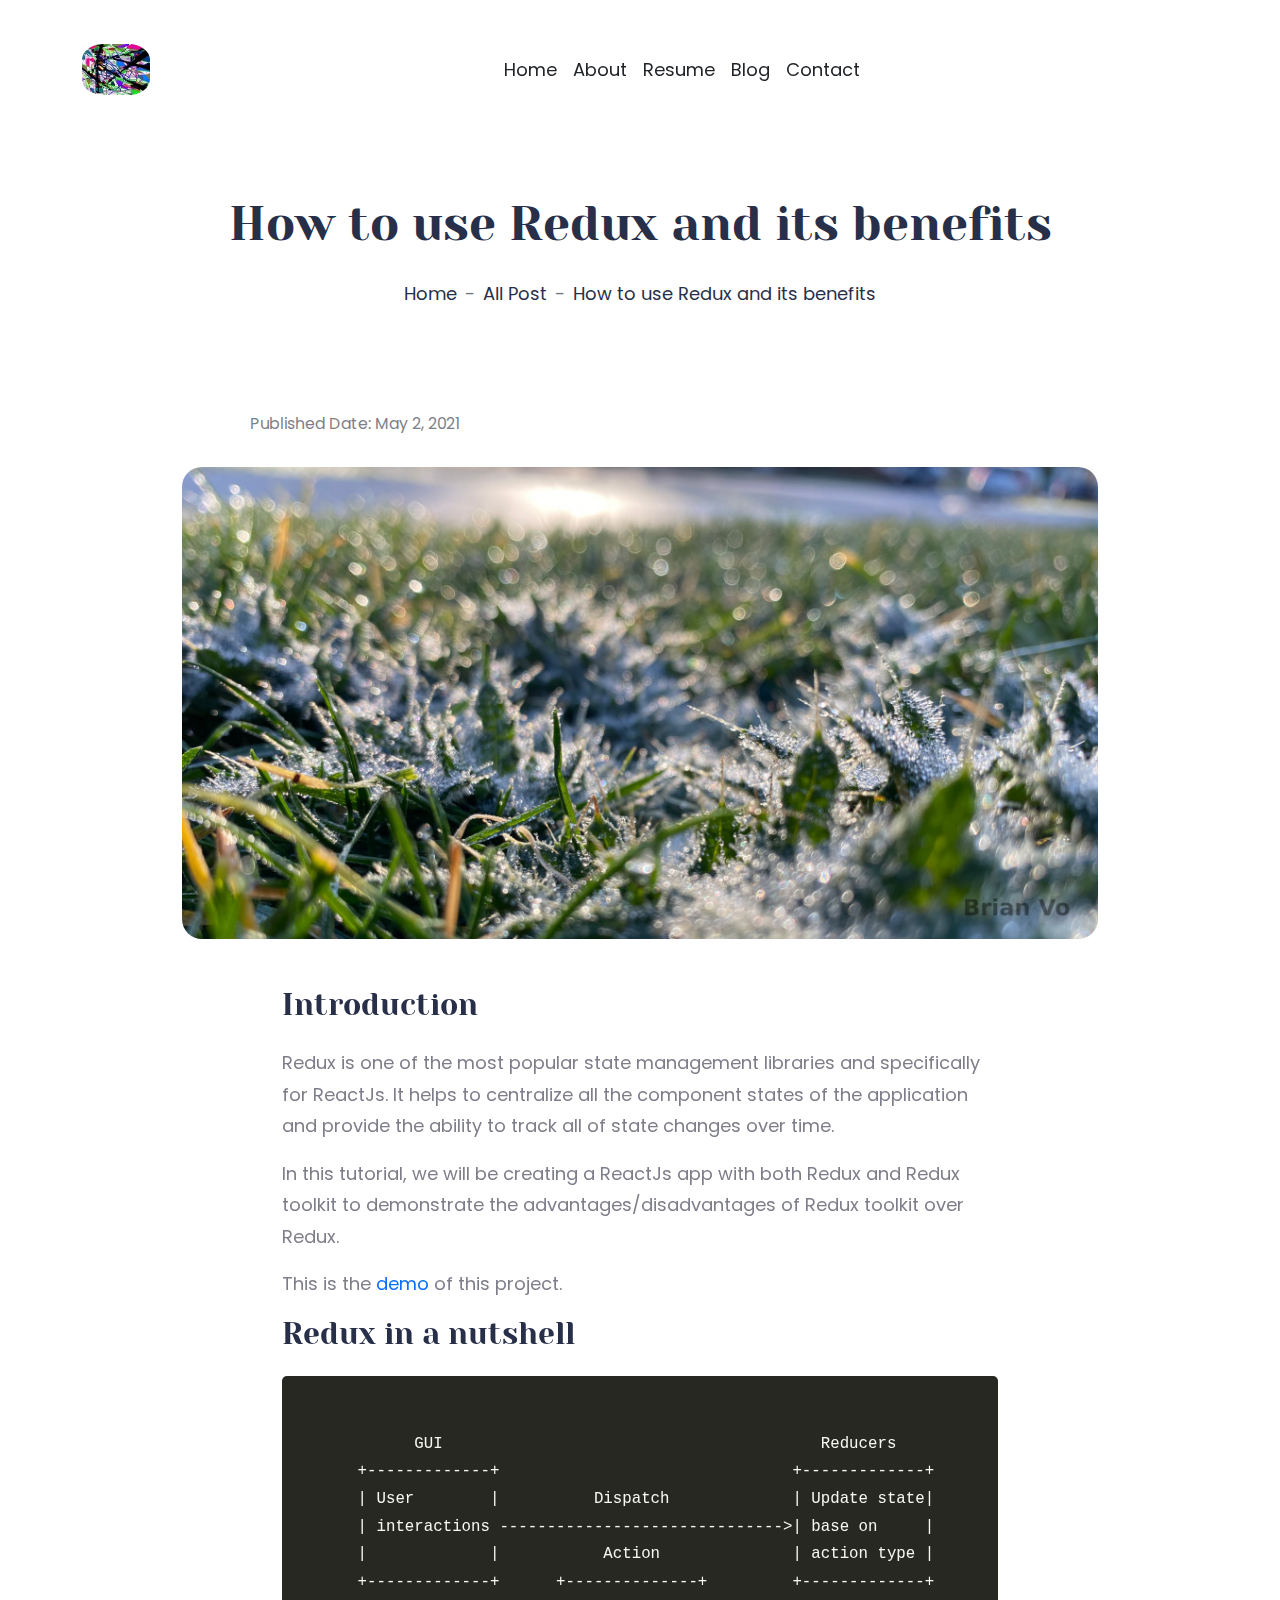
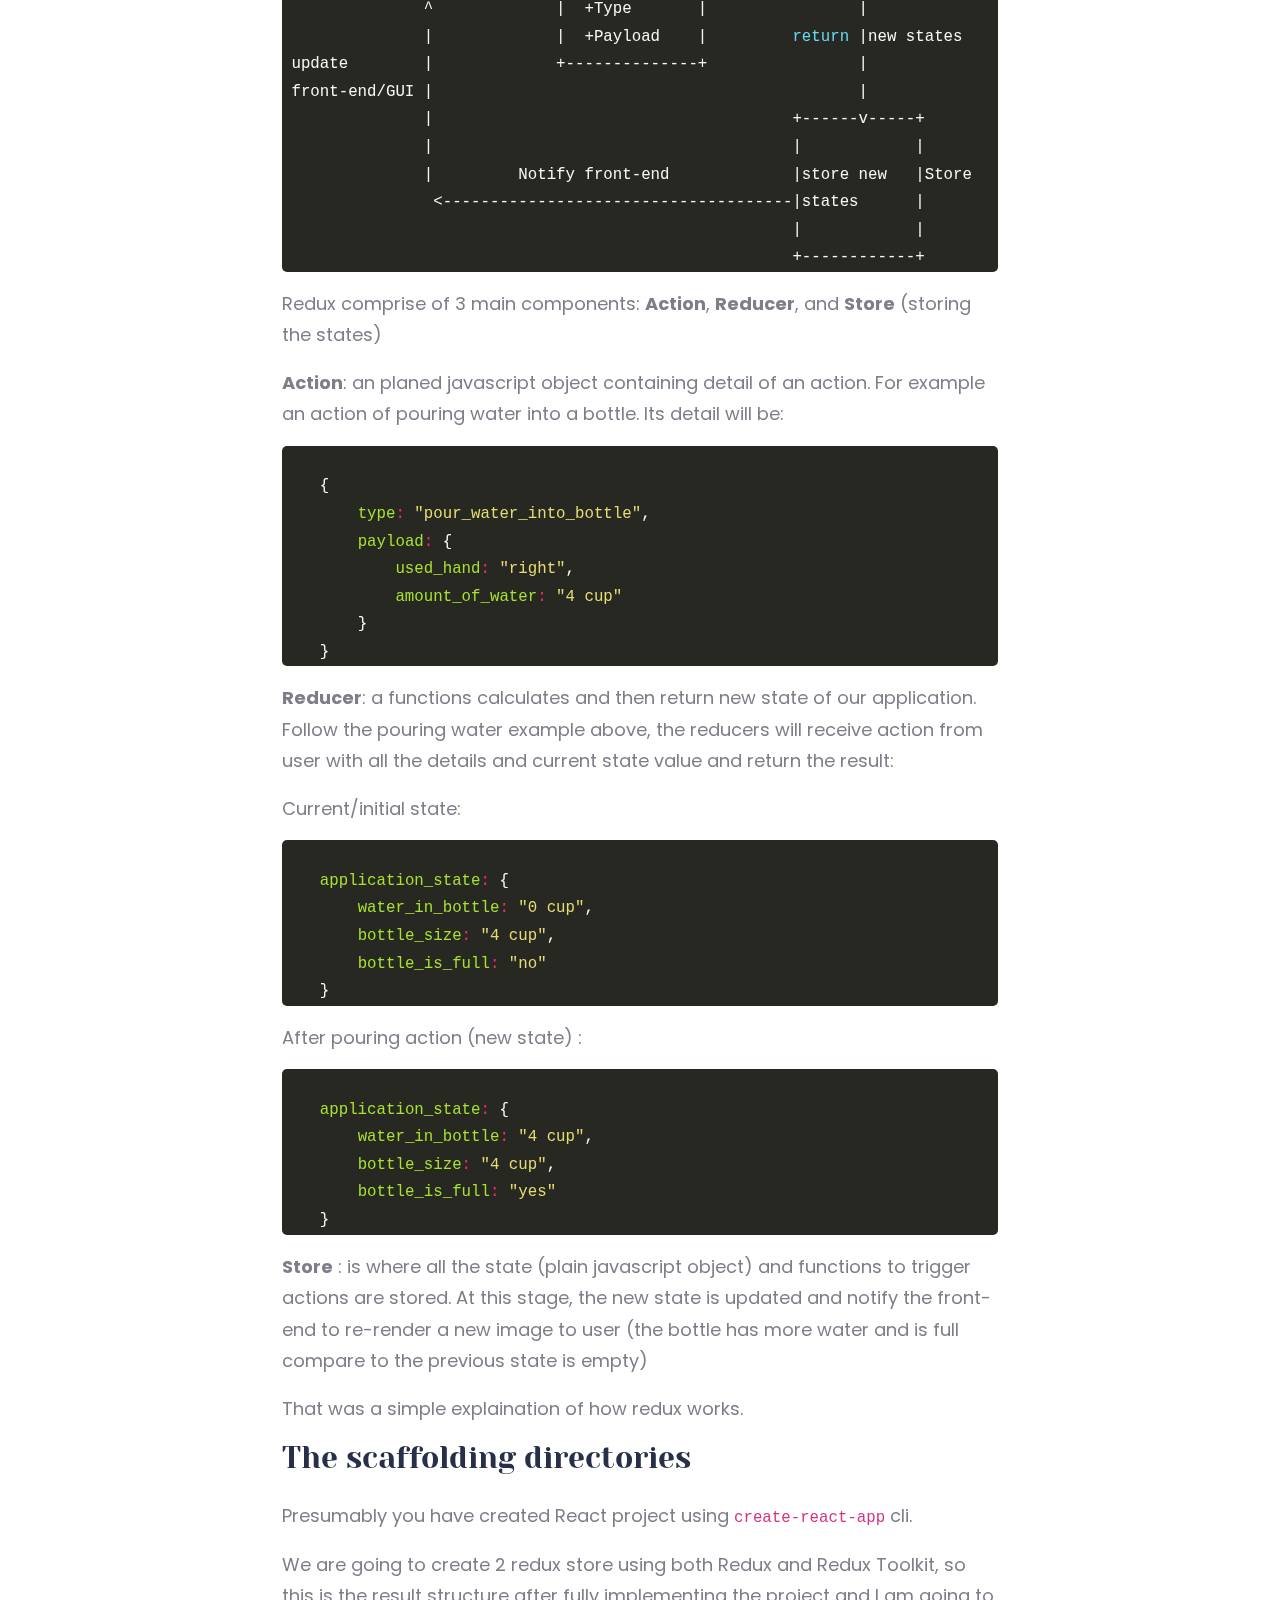
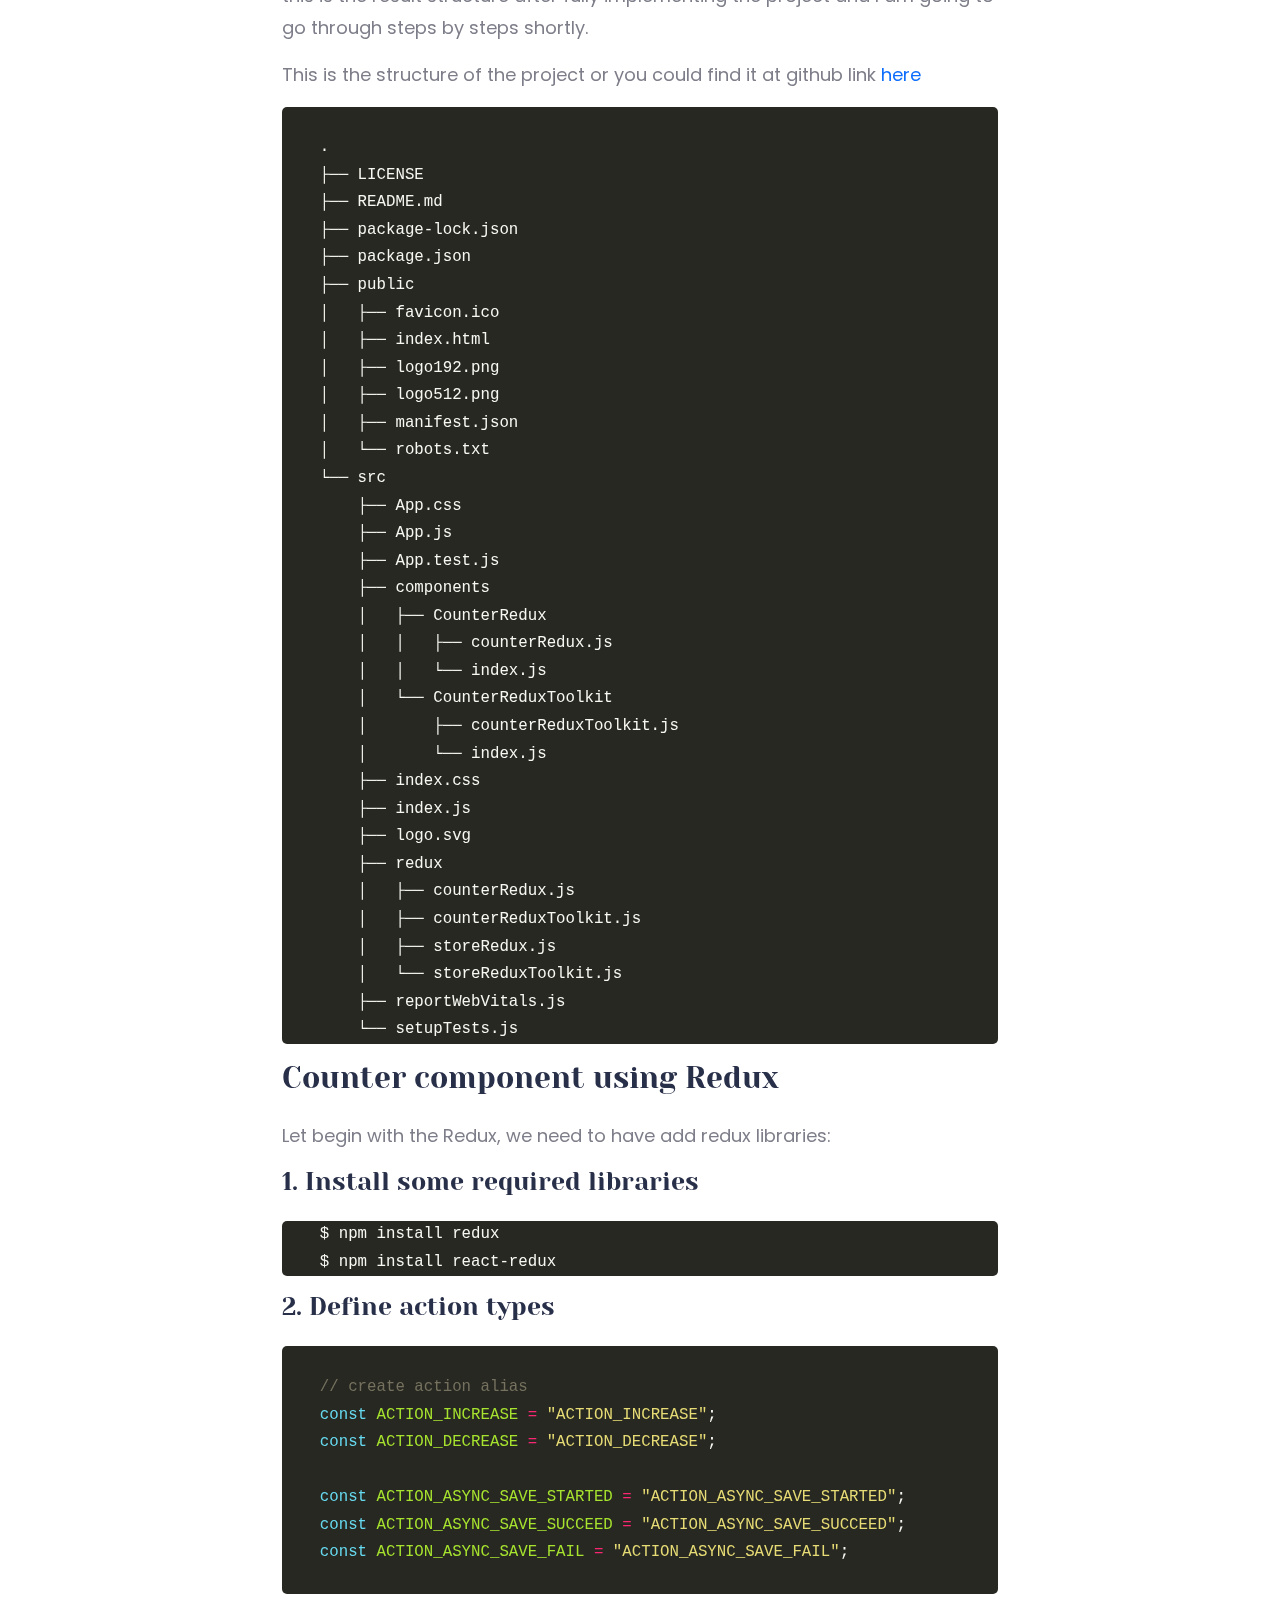
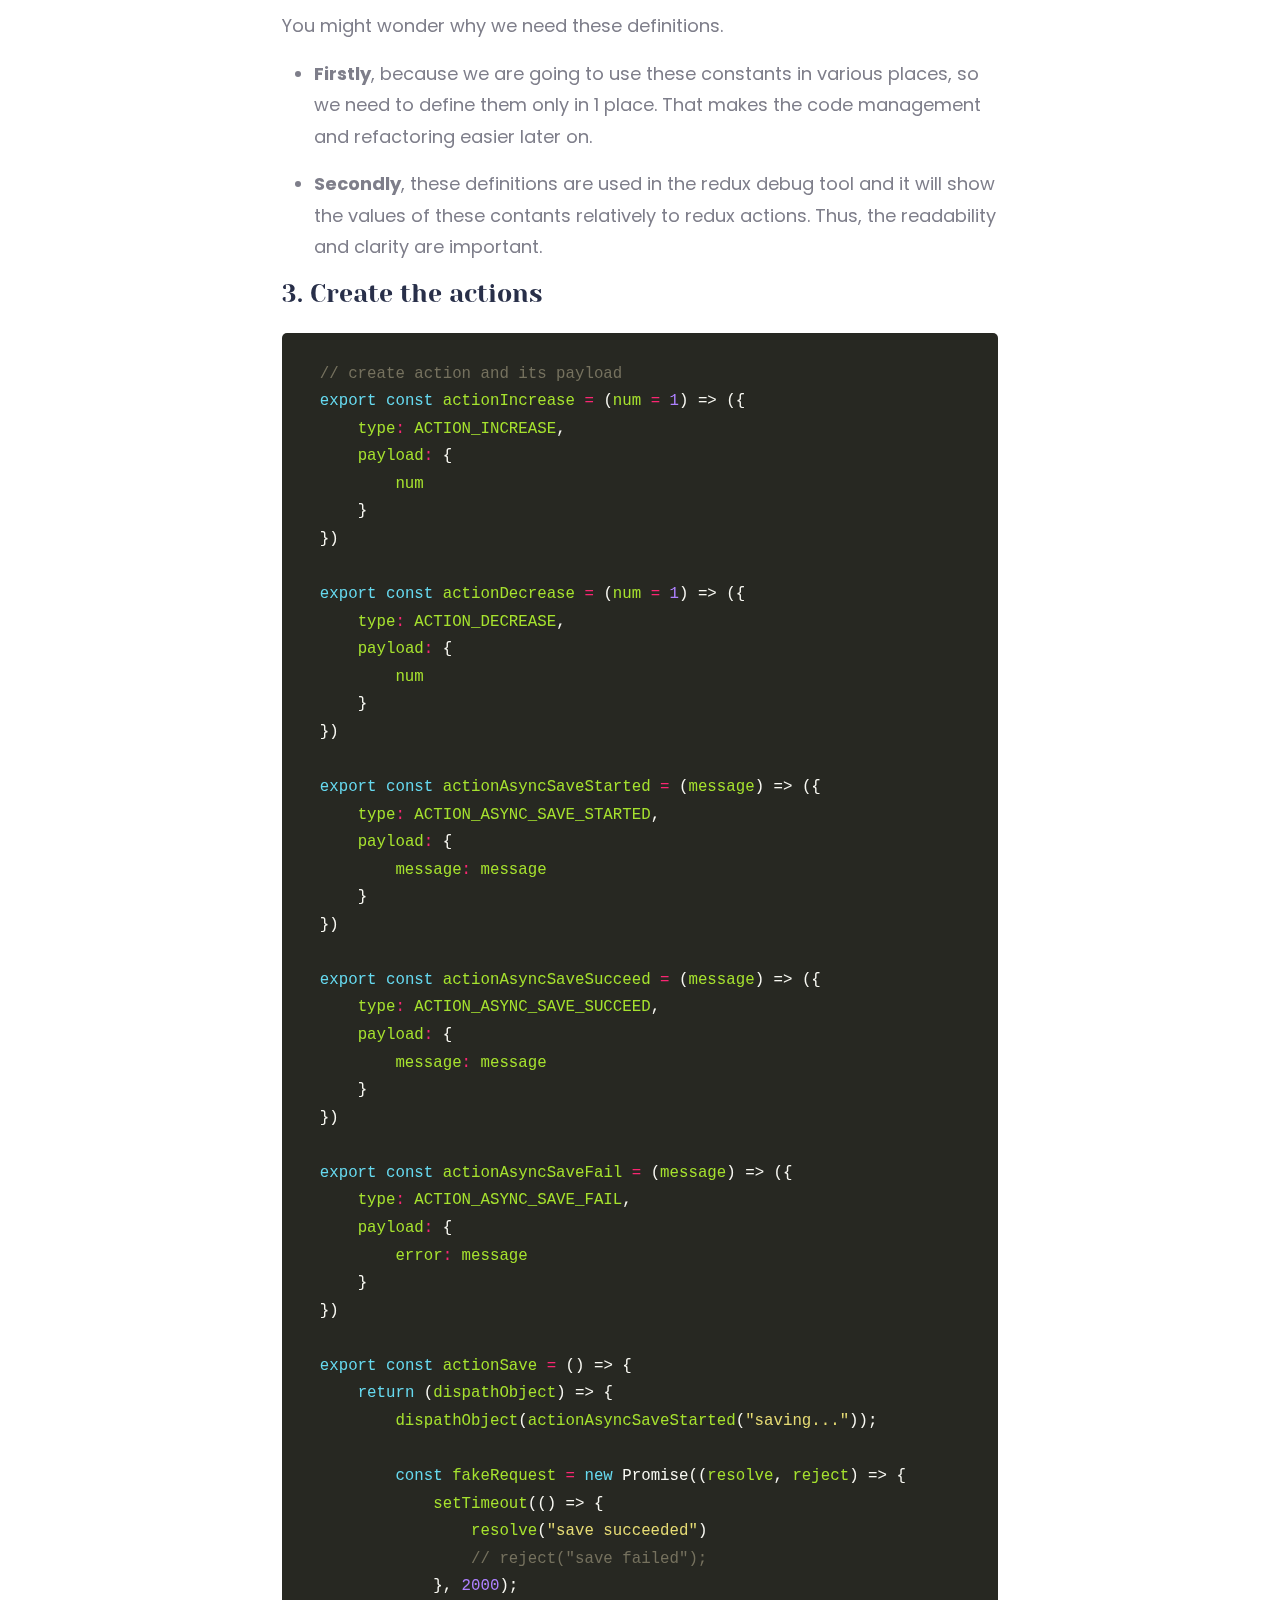
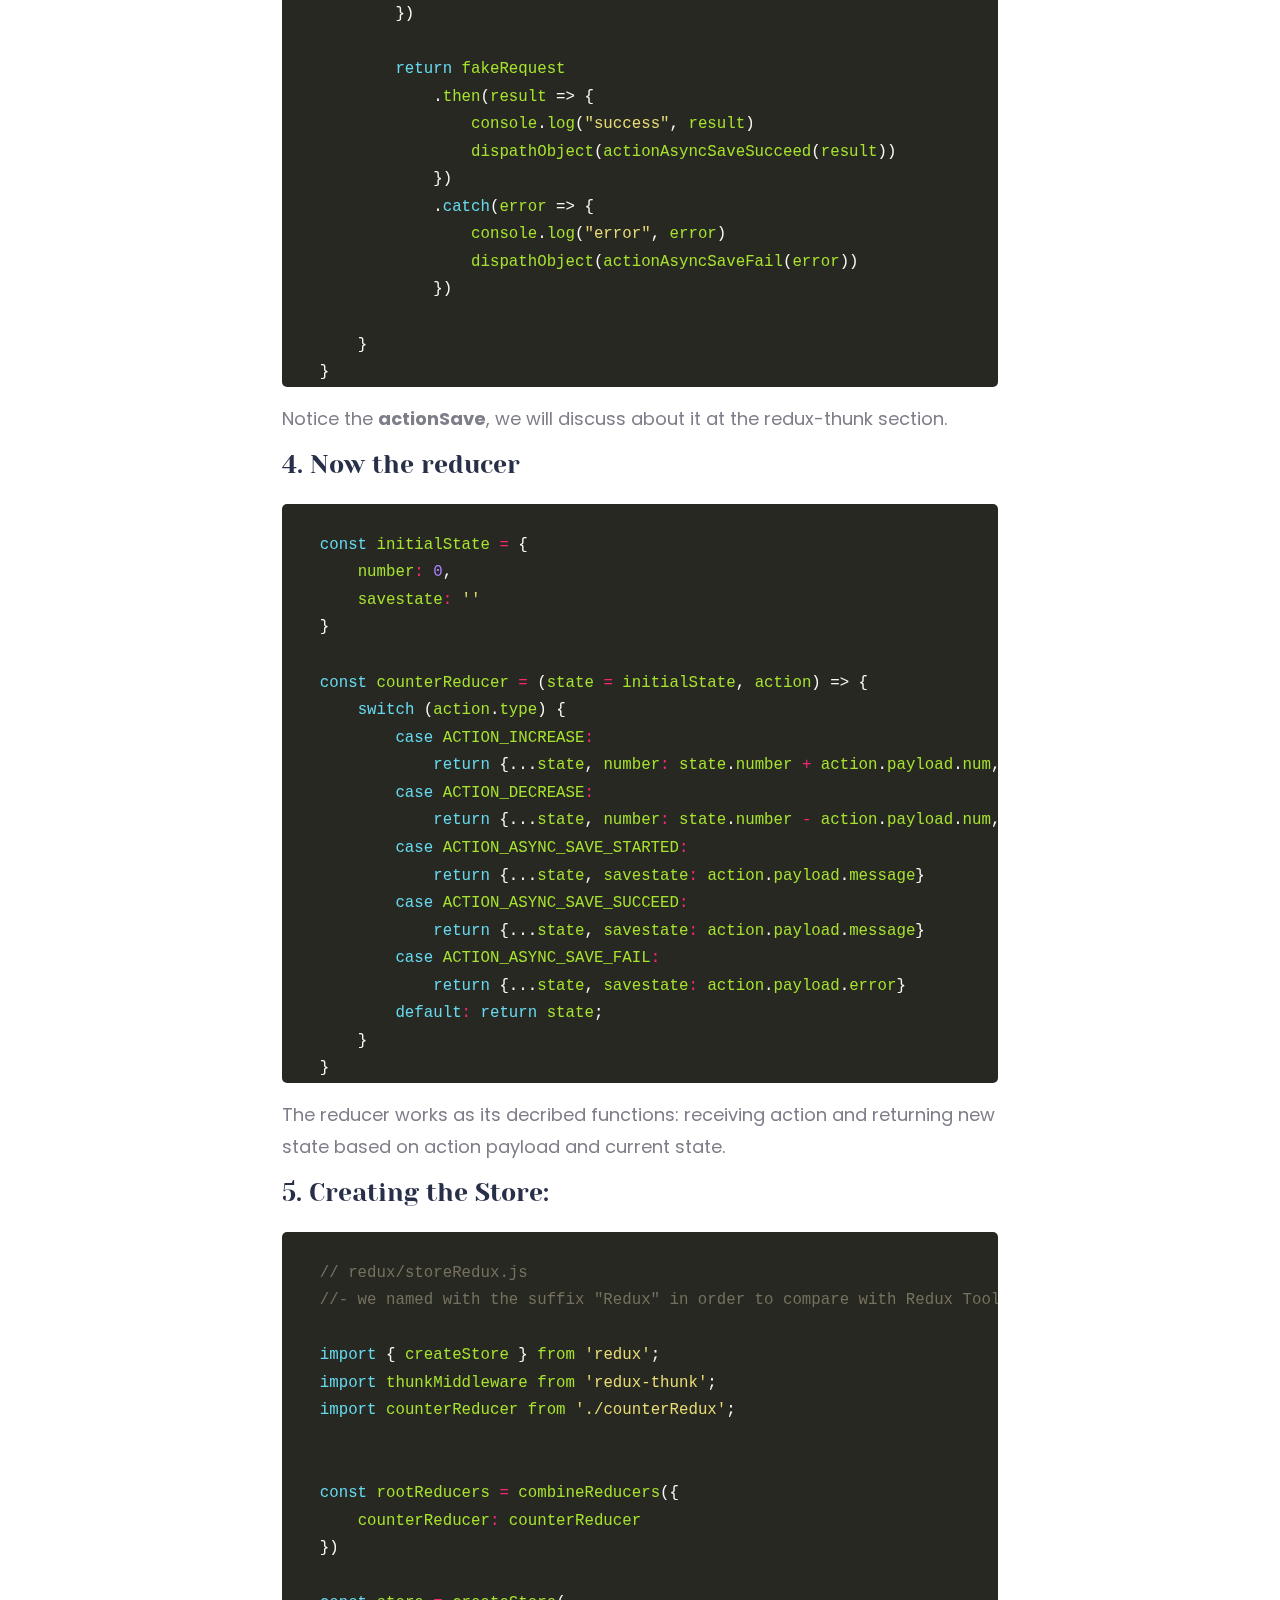
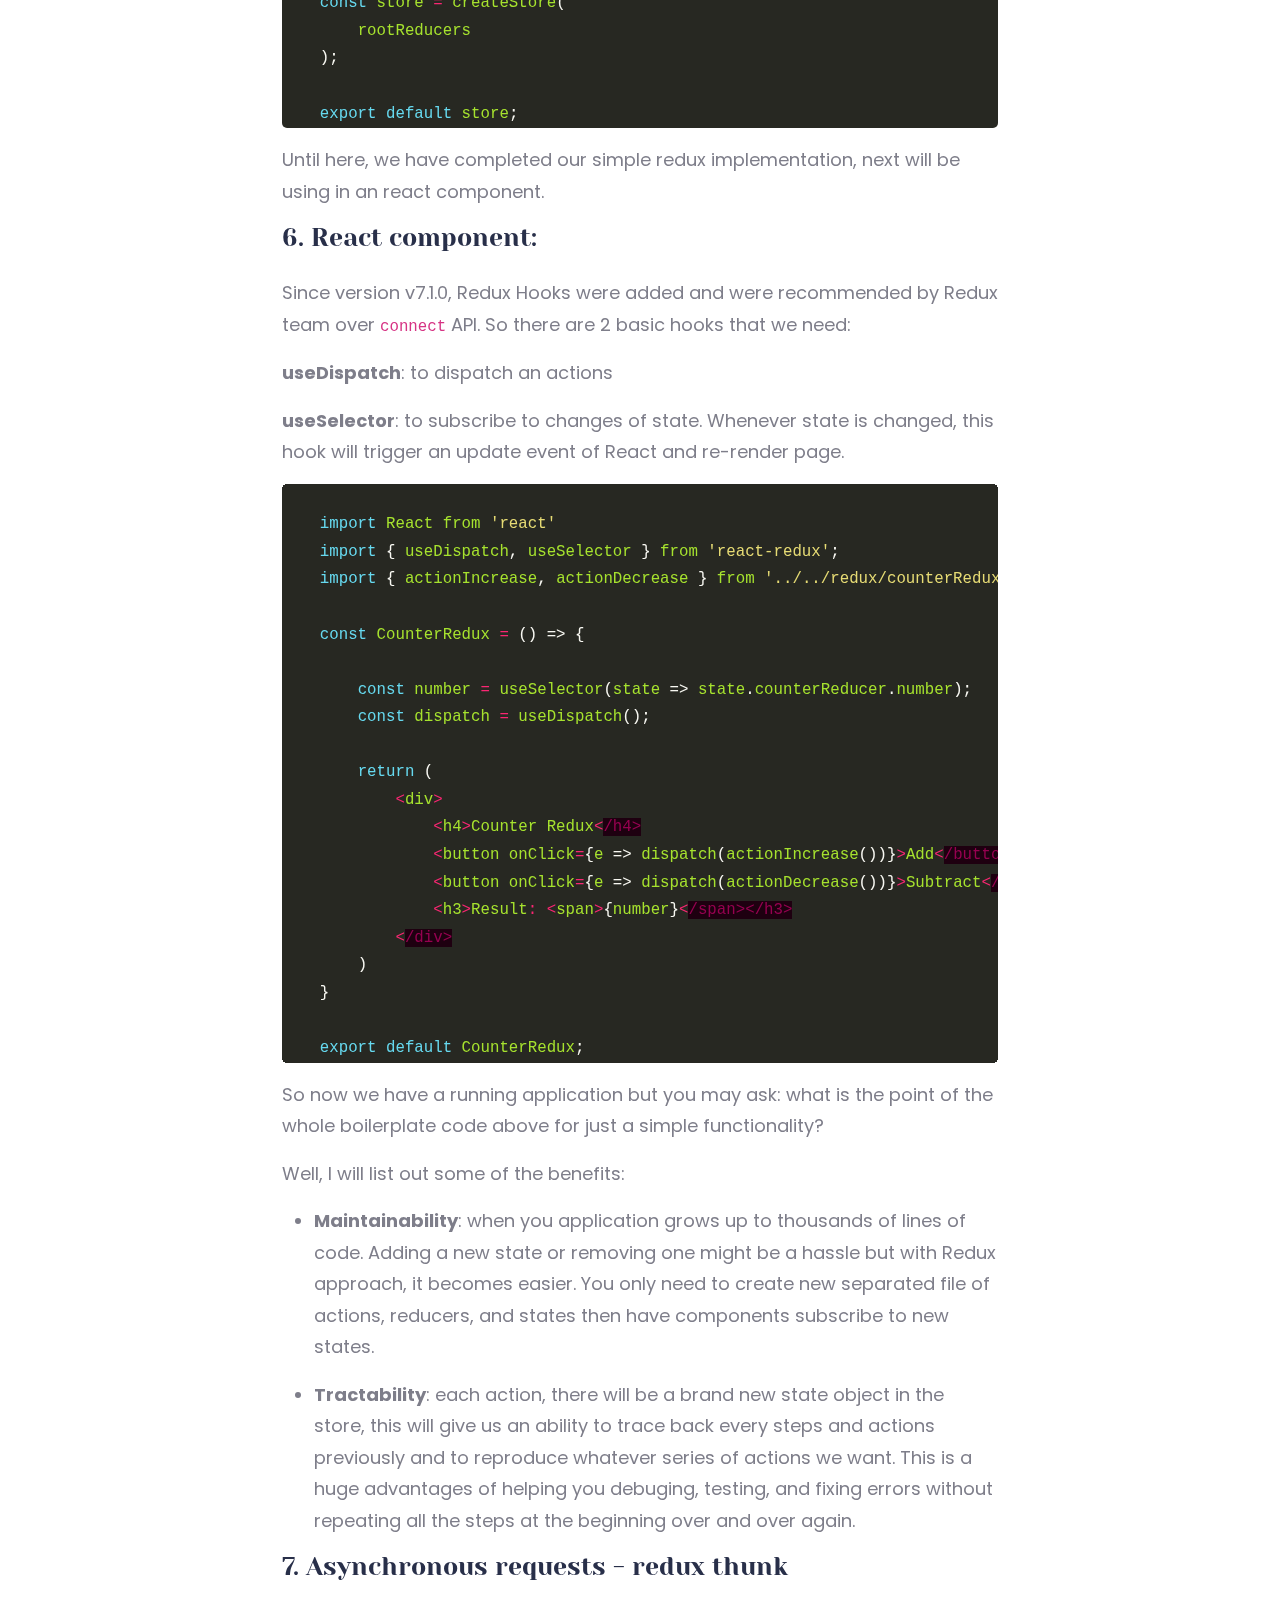
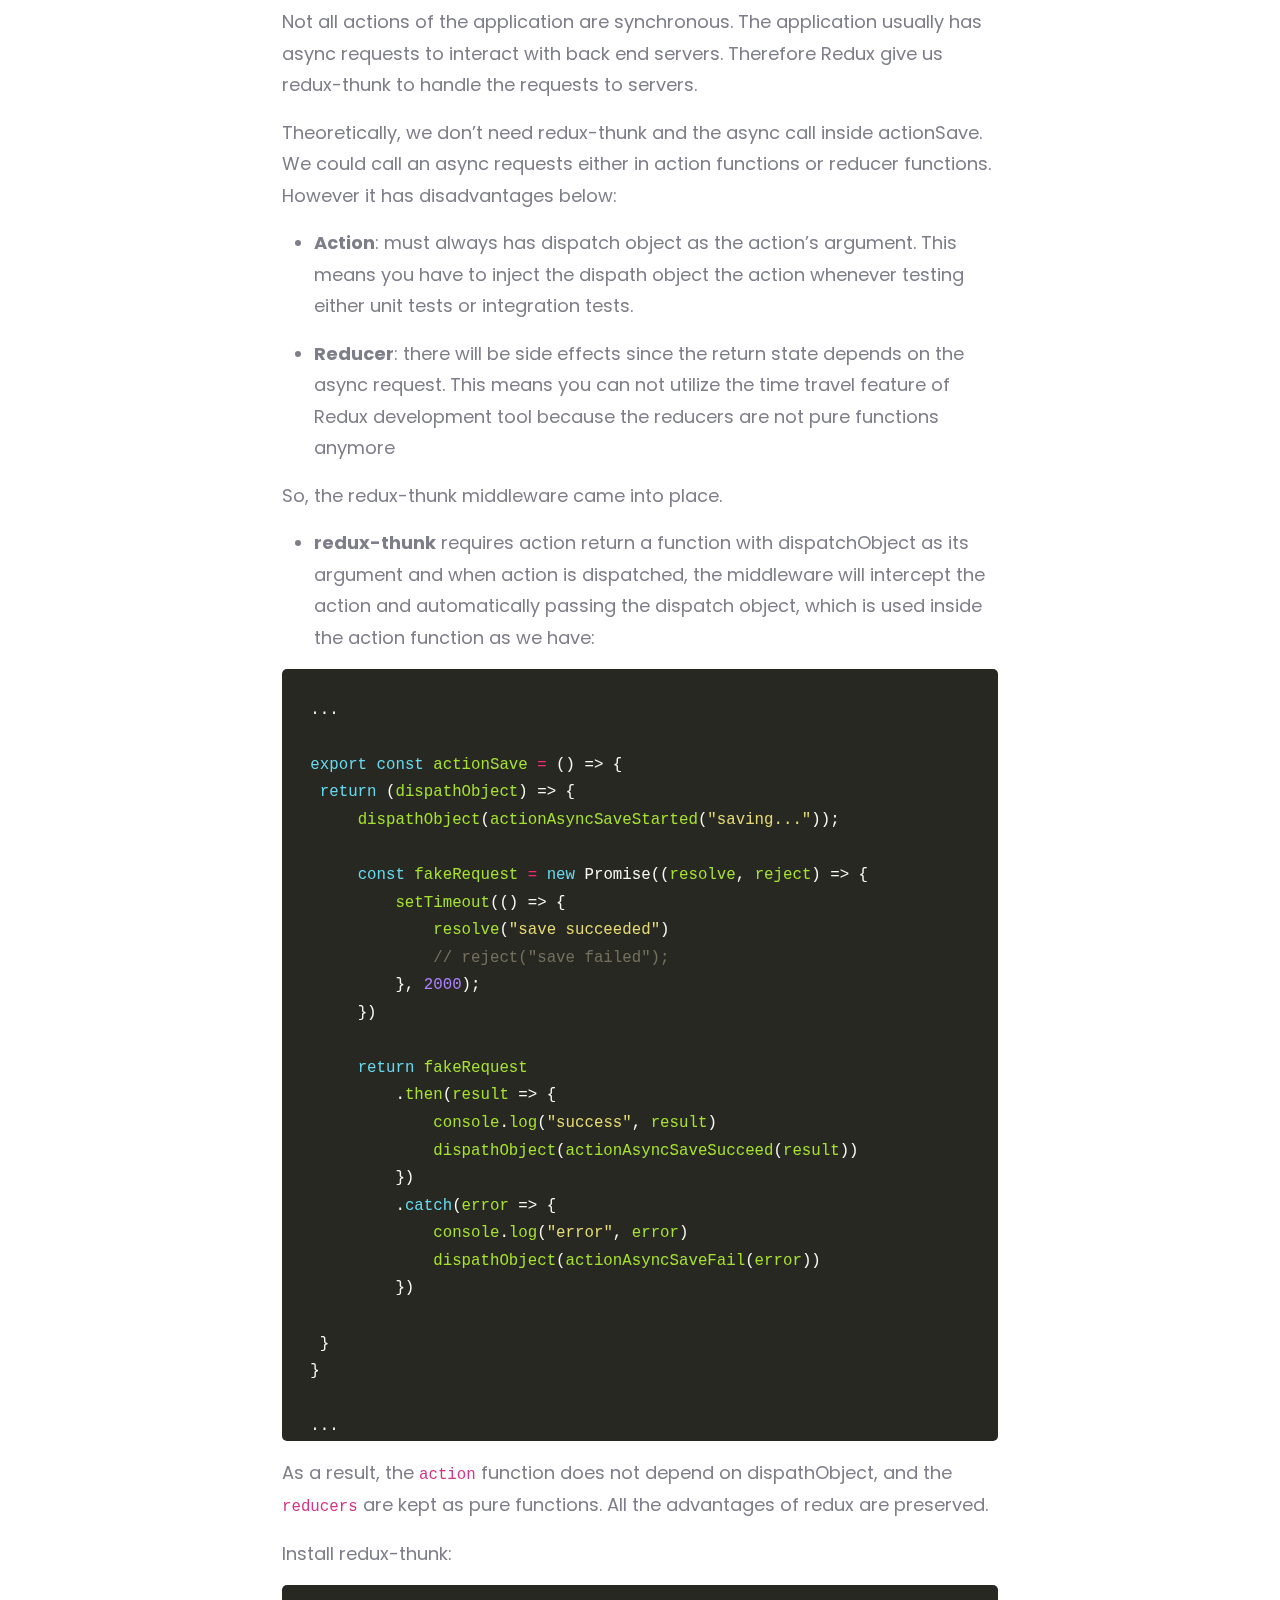
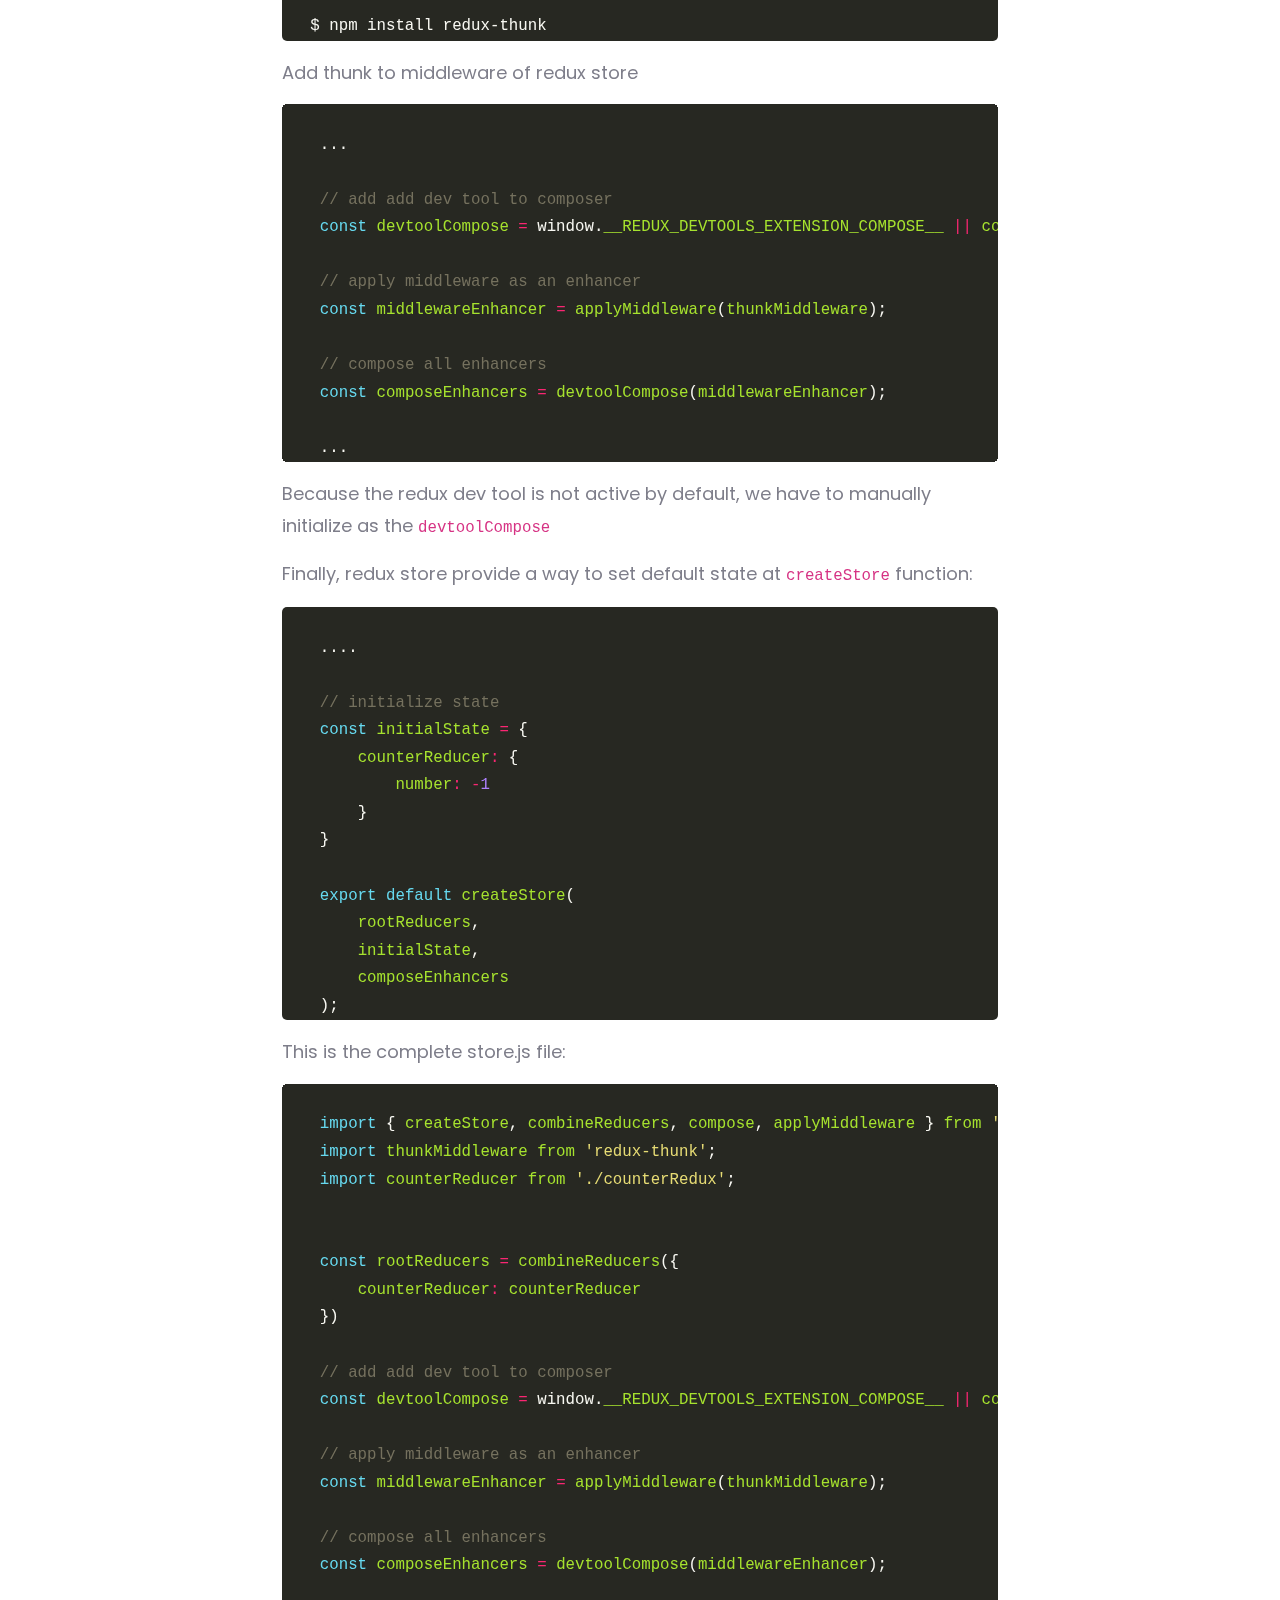
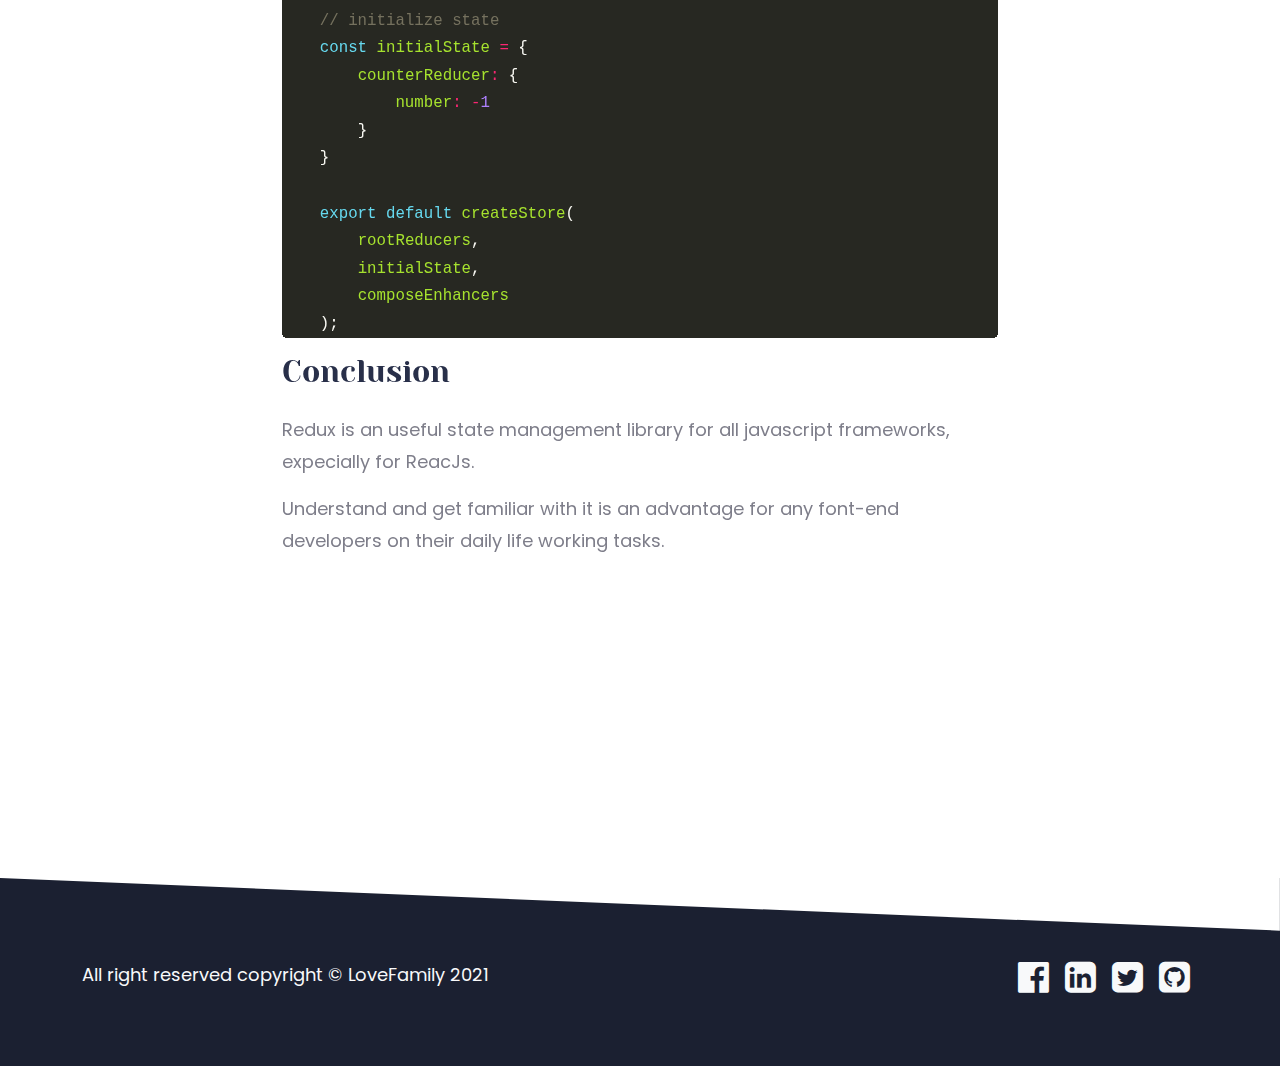
<file: blog/2021-03-02_redux-for-react/index.html>
<!doctype html><html><head><meta charset=utf-8><title>How to use Redux and its benefits</title>
<meta name=viewport content="width=device-width,initial-scale=1"><meta name=viewport content="width=device-width,initial-scale=1,maximum-scale=1"><meta property='og:title' content='How to use Redux and its benefits'><meta property='og:image' content='https://tranvnb.github.io/images/allpost/redux-thumb.jpg'><meta property='og:description' content='Redux is one of the most popular state management libraries and specifically for ReactJs. It helps to centralize all the component states of the application and provide the ability to track all of state changes over time.'><meta name=twitter:title content='How to use Redux and its benefits'><meta name=twitter:description content='https://tranvnb.github.io/images/allpost/redux-thumb.jpg'><meta name=twitter:image content='Redux is one of the most popular state management libraries and specifically for ReactJs. It helps to centralize all the component states of the application and provide the ability to track all of state changes over time.'><link rel=stylesheet href=https://tranvnb.github.io/plugins/slick/slick.css><link rel=stylesheet href=https://tranvnb.github.io/plugins/slick/slick-theme.css><link rel=stylesheet href=https://tranvnb.github.io/plugins/font-awesome/css/font-awesome.min.css><link rel=stylesheet href=https://tranvnb.github.io/plugins/magnafic-popup/magnific-popup.css><link href=https://tranvnb.github.io/scss/style.min.css rel=stylesheet><link rel="shortcut icon" href=https://tranvnb.github.io/images/favicon.ico type=image/x-icon><link rel=icon href=https://tranvnb.github.io/images/favicon.png type=image/x-icon><script async src="https://www.googletagmanager.com/gtag/js?id=G-9CG05CN5E7"></script><script>window.dataLayer=window.dataLayer||[];function gtag(){dataLayer.push(arguments)}gtag("js",new Date),gtag("config","G-9CG05CN5E7")</script></head><body><nav class="navbar navbar-expand-lg fixed-top"><div class=container><a href=https://tranvnb.github.io/ class=navbar-brand><img style=width:68px;border-radius:31% src=https://tranvnb.github.io/images/site-navigation/logo.jpg alt=site-logo>
</a><button type=button class="navbar-toggler collapsed" data-bs-toggle=collapse data-bs-target=#navbarCollapse>
<span class=navbar-toggler-icon></span>
<span class=navbar-toggler-icon></span>
<span class=navbar-toggler-icon></span></button><div class="collapse navbar-collapse justify-content-between" id=navbarCollapse><ul class="nav navbar-nav main-navigation my-0 mx-auto"><li class=nav-item><a href=https://tranvnb.github.io/#home class="nav-link text-dark text-sm-center p-2">Home</a></li><li class=nav-item><a href=https://tranvnb.github.io/#about class="nav-link text-dark text-sm-center p-2">About</a></li><li class=nav-item><a href=https://tranvnb.github.io/#resume class="nav-link text-dark text-sm-center p-2">Resume</a></li><li class=nav-item><a href=https://tranvnb.github.io/#blog class="nav-link text-dark text-sm-center p-2">Blog</a></li><li class=nav-item><a href=https://tranvnb.github.io/#contact class="nav-link text-dark text-sm-center p-2">Contact</a></li></ul></div></div></nav><div id=content><header class=breadCrumb><div class=container><div class=row><div class="col-lg-10 col-md-12 offset-lg-1 offset-md-0 text-center"><h3 class=breadCrumb__title>How to use Redux and its benefits</h3><nav aria-label=breadcrumb class="d-flex justify-content-center"><ol class="breadcrumb align-items-center"><li class=breadcrumb-item><a href=https://tranvnb.github.io/>Home</a></li><li class=breadcrumb-item><a href=https://tranvnb.github.io/blog>All Post</a></li><li class="breadcrumb-item active" aria-current=page>How to use Redux and its benefits</li></ol></nav></div></div></div></header><section class="section singleBlog"><div class=container><div class="row singleBlog__publish"><div class=col-lg-6><div class="d-flex justify-content-center"><span class=small>Published Date: May 2, 2021</span></div></div></div><div class=row><div class=col-lg-12><div class=singleBlog__feature><img src=https://tranvnb.github.io/images/single-blog/redux-feature.jpg alt=feature-image></div></div></div><div class="row mt-5"><div class=col-lg-12><div class=singleBlog__content><h3 id=introduction>Introduction</h3><p>Redux is one of the most popular state management libraries and specifically for ReactJs. It helps to centralize all the component states of the application and provide the ability to track all of state changes over time.</p><p>In this tutorial, we will be creating a ReactJs app with both Redux and Redux toolkit to demonstrate the advantages/disadvantages of Redux toolkit over Redux.</p><p>This is the <a href=https://vivacious-befitting-softball.glitch.me/>demo</a> of this project.</p><h3 id=redux-in-a-nutshell>Redux in a nutshell</h3><div class=highlight><pre tabindex=0 style=color:#f8f8f2;background-color:#272822;-moz-tab-size:4;-o-tab-size:4;tab-size:4><code class=language-shell data-lang=shell><span style=display:flex><span>
</span></span><span style=display:flex><span>	                                                                                
</span></span><span style=display:flex><span>              GUI                                        Reducers               
</span></span><span style=display:flex><span>        +-------------+                               +-------------+           
</span></span><span style=display:flex><span>        | User        |          Dispatch             | Update state|           
</span></span><span style=display:flex><span>        | interactions ------------------------------&gt;| base on     |           
</span></span><span style=display:flex><span>        |             |           Action              | action type |           
</span></span><span style=display:flex><span>        +-------------+      +--------------+         +-------------+           
</span></span><span style=display:flex><span>               ^             |  +Type       |                |                  
</span></span><span style=display:flex><span>               |             |  +Payload    |         <span style=color:#66d9ef>return</span> |new states        
</span></span><span style=display:flex><span> update        |             +--------------+                |                  
</span></span><span style=display:flex><span> front-end/GUI |                                             |                  
</span></span><span style=display:flex><span>               |                                      +------v-----+            
</span></span><span style=display:flex><span>               |                                      |            |            
</span></span><span style=display:flex><span>               |         Notify front-end             |store new   |Store       
</span></span><span style=display:flex><span>                &lt;-------------------------------------|states      |            
</span></span><span style=display:flex><span>                                                      |            |            
</span></span><span style=display:flex><span>                                                      +------------+            
</span></span></code></pre></div><p>Redux comprise of 3 main components: <strong>Action</strong>, <strong>Reducer</strong>, and <strong>Store</strong> (storing the states)</p><p><strong>Action</strong>: an planed javascript object containing detail of an action. For example an action of pouring water into a bottle. Its detail will be:</p><div class=highlight><pre tabindex=0 style=color:#f8f8f2;background-color:#272822;-moz-tab-size:4;-o-tab-size:4;tab-size:4><code class=language-javascript data-lang=javascript><span style=display:flex><span>
</span></span><span style=display:flex><span>	{
</span></span><span style=display:flex><span>		<span style=color:#a6e22e>type</span><span style=color:#f92672>:</span> <span style=color:#e6db74>&#34;pour_water_into_bottle&#34;</span>,
</span></span><span style=display:flex><span>		<span style=color:#a6e22e>payload</span><span style=color:#f92672>:</span> {
</span></span><span style=display:flex><span>			<span style=color:#a6e22e>used_hand</span><span style=color:#f92672>:</span> <span style=color:#e6db74>&#34;right&#34;</span>,
</span></span><span style=display:flex><span>			<span style=color:#a6e22e>amount_of_water</span><span style=color:#f92672>:</span> <span style=color:#e6db74>&#34;4 cup&#34;</span>
</span></span><span style=display:flex><span>		}
</span></span><span style=display:flex><span>	}
</span></span></code></pre></div><p><strong>Reducer</strong>: a functions calculates and then return new state of our application. Follow the pouring water example above, the reducers will receive action from user with all the details and current state value and return the result:</p><p>Current/initial state:</p><div class=highlight><pre tabindex=0 style=color:#f8f8f2;background-color:#272822;-moz-tab-size:4;-o-tab-size:4;tab-size:4><code class=language-javascript data-lang=javascript><span style=display:flex><span>
</span></span><span style=display:flex><span>	<span style=color:#a6e22e>application_state</span><span style=color:#f92672>:</span> {
</span></span><span style=display:flex><span>		<span style=color:#a6e22e>water_in_bottle</span><span style=color:#f92672>:</span> <span style=color:#e6db74>&#34;0 cup&#34;</span>,
</span></span><span style=display:flex><span>		<span style=color:#a6e22e>bottle_size</span><span style=color:#f92672>:</span> <span style=color:#e6db74>&#34;4 cup&#34;</span>,
</span></span><span style=display:flex><span>		<span style=color:#a6e22e>bottle_is_full</span><span style=color:#f92672>:</span> <span style=color:#e6db74>&#34;no&#34;</span>
</span></span><span style=display:flex><span>	}
</span></span></code></pre></div><p>After pouring action (new state) :</p><div class=highlight><pre tabindex=0 style=color:#f8f8f2;background-color:#272822;-moz-tab-size:4;-o-tab-size:4;tab-size:4><code class=language-javascript data-lang=javascript><span style=display:flex><span>
</span></span><span style=display:flex><span>	<span style=color:#a6e22e>application_state</span><span style=color:#f92672>:</span> {
</span></span><span style=display:flex><span>		<span style=color:#a6e22e>water_in_bottle</span><span style=color:#f92672>:</span> <span style=color:#e6db74>&#34;4 cup&#34;</span>,
</span></span><span style=display:flex><span>		<span style=color:#a6e22e>bottle_size</span><span style=color:#f92672>:</span> <span style=color:#e6db74>&#34;4 cup&#34;</span>,
</span></span><span style=display:flex><span>		<span style=color:#a6e22e>bottle_is_full</span><span style=color:#f92672>:</span> <span style=color:#e6db74>&#34;yes&#34;</span>
</span></span><span style=display:flex><span>	}
</span></span></code></pre></div><p><strong>Store</strong> : is where all the state (plain javascript object) and functions to trigger actions are stored. At this stage, the new state is updated and notify the front-end to re-render a new image to user (the bottle has more water and is full compare to the previous state is empty)</p><p>That was a simple explaination of how redux works.</p><h3 id=the-scaffolding-directories>The scaffolding directories</h3><p>Presumably you have created React project using <code>create-react-app</code> cli.</p><p>We are going to create 2 redux store using both Redux and Redux Toolkit, so this is the result structure after fully implementing the project and I am going to go through steps by steps shortly.</p><p>This is the structure of the project or you could find it at github link <a href=https://github.com/tranvnb/redux-and-redux-toolkit>here</a></p><div class=highlight><pre tabindex=0 style=color:#f8f8f2;background-color:#272822;-moz-tab-size:4;-o-tab-size:4;tab-size:4><code class=language-shell data-lang=shell><span style=display:flex><span>
</span></span><span style=display:flex><span>	.                                       
</span></span><span style=display:flex><span>	├── LICENSE                             
</span></span><span style=display:flex><span>	├── README.md                           
</span></span><span style=display:flex><span>	├── package-lock.json                   
</span></span><span style=display:flex><span>	├── package.json                        
</span></span><span style=display:flex><span>	├── public                              
</span></span><span style=display:flex><span>	│   ├── favicon.ico                     
</span></span><span style=display:flex><span>	│   ├── index.html                      
</span></span><span style=display:flex><span>	│   ├── logo192.png                     
</span></span><span style=display:flex><span>	│   ├── logo512.png                     
</span></span><span style=display:flex><span>	│   ├── manifest.json                   
</span></span><span style=display:flex><span>	│   └── robots.txt                      
</span></span><span style=display:flex><span>	└── src                                 
</span></span><span style=display:flex><span>		├── App.css                         
</span></span><span style=display:flex><span>		├── App.js                          
</span></span><span style=display:flex><span>		├── App.test.js                     
</span></span><span style=display:flex><span>		├── components                      
</span></span><span style=display:flex><span>		│   ├── CounterRedux                
</span></span><span style=display:flex><span>		│   │   ├── counterRedux.js         
</span></span><span style=display:flex><span>		│   │   └── index.js                
</span></span><span style=display:flex><span>		│   └── CounterReduxToolkit         
</span></span><span style=display:flex><span>		│       ├── counterReduxToolkit.js  
</span></span><span style=display:flex><span>		│       └── index.js                
</span></span><span style=display:flex><span>		├── index.css                       
</span></span><span style=display:flex><span>		├── index.js                        
</span></span><span style=display:flex><span>		├── logo.svg                        
</span></span><span style=display:flex><span>		├── redux                           
</span></span><span style=display:flex><span>		│   ├── counterRedux.js             
</span></span><span style=display:flex><span>		│   ├── counterReduxToolkit.js      
</span></span><span style=display:flex><span>		│   ├── storeRedux.js               
</span></span><span style=display:flex><span>		│   └── storeReduxToolkit.js        
</span></span><span style=display:flex><span>		├── reportWebVitals.js              
</span></span><span style=display:flex><span>		└── setupTests.js               
</span></span></code></pre></div><h3 id=counter-component-using-redux>Counter component using Redux</h3><p>Let begin with the Redux, we need to have add redux libraries:</p><h4 id=1-install-some-required-libraries>1. Install some required libraries</h4><div class=highlight><pre tabindex=0 style=color:#f8f8f2;background-color:#272822;-moz-tab-size:4;-o-tab-size:4;tab-size:4><code class=language-shell data-lang=shell><span style=display:flex><span>	$ npm install redux
</span></span><span style=display:flex><span>	$ npm install react-redux
</span></span></code></pre></div><h4 id=2-define-action-types>2. Define action types</h4><div class=highlight><pre tabindex=0 style=color:#f8f8f2;background-color:#272822;-moz-tab-size:4;-o-tab-size:4;tab-size:4><code class=language-javascript data-lang=javascript><span style=display:flex><span>
</span></span><span style=display:flex><span>	<span style=color:#75715e>// create action alias
</span></span></span><span style=display:flex><span><span style=color:#75715e></span>	<span style=color:#66d9ef>const</span> <span style=color:#a6e22e>ACTION_INCREASE</span> <span style=color:#f92672>=</span> <span style=color:#e6db74>&#34;ACTION_INCREASE&#34;</span>;
</span></span><span style=display:flex><span>	<span style=color:#66d9ef>const</span> <span style=color:#a6e22e>ACTION_DECREASE</span> <span style=color:#f92672>=</span> <span style=color:#e6db74>&#34;ACTION_DECREASE&#34;</span>;
</span></span><span style=display:flex><span>
</span></span><span style=display:flex><span>	<span style=color:#66d9ef>const</span> <span style=color:#a6e22e>ACTION_ASYNC_SAVE_STARTED</span> <span style=color:#f92672>=</span> <span style=color:#e6db74>&#34;ACTION_ASYNC_SAVE_STARTED&#34;</span>;
</span></span><span style=display:flex><span>	<span style=color:#66d9ef>const</span> <span style=color:#a6e22e>ACTION_ASYNC_SAVE_SUCCEED</span> <span style=color:#f92672>=</span> <span style=color:#e6db74>&#34;ACTION_ASYNC_SAVE_SUCCEED&#34;</span>;
</span></span><span style=display:flex><span>	<span style=color:#66d9ef>const</span> <span style=color:#a6e22e>ACTION_ASYNC_SAVE_FAIL</span> <span style=color:#f92672>=</span> <span style=color:#e6db74>&#34;ACTION_ASYNC_SAVE_FAIL&#34;</span>;
</span></span><span style=display:flex><span>	
</span></span></code></pre></div><p>You might wonder why we need these definitions.</p><ul><li><p><strong>Firstly</strong>, because we are going to use these constants in various places, so we need to define them only in 1 place. That makes the code management and refactoring easier later on.</p></li><li><p><strong>Secondly</strong>, these definitions are used in the redux debug tool and it will show the values of these contants relatively to redux actions. Thus, the readability and clarity are important.</p></li></ul><h4 id=3-create-the-actions>3. Create the actions</h4><div class=highlight><pre tabindex=0 style=color:#f8f8f2;background-color:#272822;-moz-tab-size:4;-o-tab-size:4;tab-size:4><code class=language-javascript data-lang=javascript><span style=display:flex><span>	
</span></span><span style=display:flex><span>	<span style=color:#75715e>// create action and its payload
</span></span></span><span style=display:flex><span><span style=color:#75715e></span>	<span style=color:#66d9ef>export</span> <span style=color:#66d9ef>const</span> <span style=color:#a6e22e>actionIncrease</span> <span style=color:#f92672>=</span> (<span style=color:#a6e22e>num</span> <span style=color:#f92672>=</span> <span style=color:#ae81ff>1</span>) =&gt; ({
</span></span><span style=display:flex><span>		<span style=color:#a6e22e>type</span><span style=color:#f92672>:</span> <span style=color:#a6e22e>ACTION_INCREASE</span>,
</span></span><span style=display:flex><span>		<span style=color:#a6e22e>payload</span><span style=color:#f92672>:</span> {
</span></span><span style=display:flex><span>			<span style=color:#a6e22e>num</span>
</span></span><span style=display:flex><span>		}
</span></span><span style=display:flex><span>	})
</span></span><span style=display:flex><span>
</span></span><span style=display:flex><span>	<span style=color:#66d9ef>export</span> <span style=color:#66d9ef>const</span> <span style=color:#a6e22e>actionDecrease</span> <span style=color:#f92672>=</span> (<span style=color:#a6e22e>num</span> <span style=color:#f92672>=</span> <span style=color:#ae81ff>1</span>) =&gt; ({
</span></span><span style=display:flex><span>		<span style=color:#a6e22e>type</span><span style=color:#f92672>:</span> <span style=color:#a6e22e>ACTION_DECREASE</span>,
</span></span><span style=display:flex><span>		<span style=color:#a6e22e>payload</span><span style=color:#f92672>:</span> {
</span></span><span style=display:flex><span>			<span style=color:#a6e22e>num</span>
</span></span><span style=display:flex><span>		}
</span></span><span style=display:flex><span>	})
</span></span><span style=display:flex><span>
</span></span><span style=display:flex><span>	<span style=color:#66d9ef>export</span> <span style=color:#66d9ef>const</span> <span style=color:#a6e22e>actionAsyncSaveStarted</span> <span style=color:#f92672>=</span> (<span style=color:#a6e22e>message</span>) =&gt; ({
</span></span><span style=display:flex><span>		<span style=color:#a6e22e>type</span><span style=color:#f92672>:</span> <span style=color:#a6e22e>ACTION_ASYNC_SAVE_STARTED</span>,
</span></span><span style=display:flex><span>		<span style=color:#a6e22e>payload</span><span style=color:#f92672>:</span> {
</span></span><span style=display:flex><span>			<span style=color:#a6e22e>message</span><span style=color:#f92672>:</span> <span style=color:#a6e22e>message</span>
</span></span><span style=display:flex><span>		}
</span></span><span style=display:flex><span>	})
</span></span><span style=display:flex><span>
</span></span><span style=display:flex><span>	<span style=color:#66d9ef>export</span> <span style=color:#66d9ef>const</span> <span style=color:#a6e22e>actionAsyncSaveSucceed</span> <span style=color:#f92672>=</span> (<span style=color:#a6e22e>message</span>) =&gt; ({
</span></span><span style=display:flex><span>		<span style=color:#a6e22e>type</span><span style=color:#f92672>:</span> <span style=color:#a6e22e>ACTION_ASYNC_SAVE_SUCCEED</span>,
</span></span><span style=display:flex><span>		<span style=color:#a6e22e>payload</span><span style=color:#f92672>:</span> {
</span></span><span style=display:flex><span>			<span style=color:#a6e22e>message</span><span style=color:#f92672>:</span> <span style=color:#a6e22e>message</span>
</span></span><span style=display:flex><span>		}    
</span></span><span style=display:flex><span>	})
</span></span><span style=display:flex><span>
</span></span><span style=display:flex><span>	<span style=color:#66d9ef>export</span> <span style=color:#66d9ef>const</span> <span style=color:#a6e22e>actionAsyncSaveFail</span> <span style=color:#f92672>=</span> (<span style=color:#a6e22e>message</span>) =&gt; ({
</span></span><span style=display:flex><span>		<span style=color:#a6e22e>type</span><span style=color:#f92672>:</span> <span style=color:#a6e22e>ACTION_ASYNC_SAVE_FAIL</span>,
</span></span><span style=display:flex><span>		<span style=color:#a6e22e>payload</span><span style=color:#f92672>:</span> {
</span></span><span style=display:flex><span>			<span style=color:#a6e22e>error</span><span style=color:#f92672>:</span> <span style=color:#a6e22e>message</span>
</span></span><span style=display:flex><span>		}
</span></span><span style=display:flex><span>	})
</span></span><span style=display:flex><span>
</span></span><span style=display:flex><span>	<span style=color:#66d9ef>export</span> <span style=color:#66d9ef>const</span> <span style=color:#a6e22e>actionSave</span> <span style=color:#f92672>=</span> () =&gt; {
</span></span><span style=display:flex><span>		<span style=color:#66d9ef>return</span> (<span style=color:#a6e22e>dispathObject</span>) =&gt; {
</span></span><span style=display:flex><span>			<span style=color:#a6e22e>dispathObject</span>(<span style=color:#a6e22e>actionAsyncSaveStarted</span>(<span style=color:#e6db74>&#34;saving...&#34;</span>));
</span></span><span style=display:flex><span>			
</span></span><span style=display:flex><span>			<span style=color:#66d9ef>const</span> <span style=color:#a6e22e>fakeRequest</span> <span style=color:#f92672>=</span> <span style=color:#66d9ef>new</span> Promise((<span style=color:#a6e22e>resolve</span>, <span style=color:#a6e22e>reject</span>) =&gt; {
</span></span><span style=display:flex><span>				<span style=color:#a6e22e>setTimeout</span>(() =&gt; {
</span></span><span style=display:flex><span>					<span style=color:#a6e22e>resolve</span>(<span style=color:#e6db74>&#34;save succeeded&#34;</span>)
</span></span><span style=display:flex><span>					<span style=color:#75715e>// reject(&#34;save failed&#34;);
</span></span></span><span style=display:flex><span><span style=color:#75715e></span>				}, <span style=color:#ae81ff>2000</span>);
</span></span><span style=display:flex><span>			})
</span></span><span style=display:flex><span>
</span></span><span style=display:flex><span>			<span style=color:#66d9ef>return</span> <span style=color:#a6e22e>fakeRequest</span>
</span></span><span style=display:flex><span>				.<span style=color:#a6e22e>then</span>(<span style=color:#a6e22e>result</span> =&gt; {
</span></span><span style=display:flex><span>					<span style=color:#a6e22e>console</span>.<span style=color:#a6e22e>log</span>(<span style=color:#e6db74>&#34;success&#34;</span>, <span style=color:#a6e22e>result</span>)
</span></span><span style=display:flex><span>					<span style=color:#a6e22e>dispathObject</span>(<span style=color:#a6e22e>actionAsyncSaveSucceed</span>(<span style=color:#a6e22e>result</span>))
</span></span><span style=display:flex><span>				})
</span></span><span style=display:flex><span>				.<span style=color:#66d9ef>catch</span>(<span style=color:#a6e22e>error</span> =&gt; {
</span></span><span style=display:flex><span>					<span style=color:#a6e22e>console</span>.<span style=color:#a6e22e>log</span>(<span style=color:#e6db74>&#34;error&#34;</span>, <span style=color:#a6e22e>error</span>)
</span></span><span style=display:flex><span>					<span style=color:#a6e22e>dispathObject</span>(<span style=color:#a6e22e>actionAsyncSaveFail</span>(<span style=color:#a6e22e>error</span>))
</span></span><span style=display:flex><span>				}) 
</span></span><span style=display:flex><span>
</span></span><span style=display:flex><span>		}
</span></span><span style=display:flex><span>	}
</span></span></code></pre></div><p>Notice the <strong>actionSave</strong>, we will discuss about it at the redux-thunk section.</p><h4 id=4-now-the-reducer>4. Now the reducer</h4><div class=highlight><pre tabindex=0 style=color:#f8f8f2;background-color:#272822;-moz-tab-size:4;-o-tab-size:4;tab-size:4><code class=language-javascript data-lang=javascript><span style=display:flex><span>
</span></span><span style=display:flex><span>	<span style=color:#66d9ef>const</span> <span style=color:#a6e22e>initialState</span> <span style=color:#f92672>=</span> {
</span></span><span style=display:flex><span>		<span style=color:#a6e22e>number</span><span style=color:#f92672>:</span> <span style=color:#ae81ff>0</span>,
</span></span><span style=display:flex><span>		<span style=color:#a6e22e>savestate</span><span style=color:#f92672>:</span> <span style=color:#e6db74>&#39;&#39;</span>
</span></span><span style=display:flex><span>	}
</span></span><span style=display:flex><span>
</span></span><span style=display:flex><span>	<span style=color:#66d9ef>const</span> <span style=color:#a6e22e>counterReducer</span> <span style=color:#f92672>=</span> (<span style=color:#a6e22e>state</span> <span style=color:#f92672>=</span> <span style=color:#a6e22e>initialState</span>, <span style=color:#a6e22e>action</span>) =&gt; {
</span></span><span style=display:flex><span>		<span style=color:#66d9ef>switch</span> (<span style=color:#a6e22e>action</span>.<span style=color:#a6e22e>type</span>) {
</span></span><span style=display:flex><span>			<span style=color:#66d9ef>case</span> <span style=color:#a6e22e>ACTION_INCREASE</span><span style=color:#f92672>:</span>
</span></span><span style=display:flex><span>				<span style=color:#66d9ef>return</span> {...<span style=color:#a6e22e>state</span>, <span style=color:#a6e22e>number</span><span style=color:#f92672>:</span> <span style=color:#a6e22e>state</span>.<span style=color:#a6e22e>number</span> <span style=color:#f92672>+</span> <span style=color:#a6e22e>action</span>.<span style=color:#a6e22e>payload</span>.<span style=color:#a6e22e>num</span>, <span style=color:#a6e22e>savestate</span><span style=color:#f92672>:</span> <span style=color:#e6db74>&#34;unsaved&#34;</span>} 
</span></span><span style=display:flex><span>			<span style=color:#66d9ef>case</span> <span style=color:#a6e22e>ACTION_DECREASE</span><span style=color:#f92672>:</span>
</span></span><span style=display:flex><span>				<span style=color:#66d9ef>return</span> {...<span style=color:#a6e22e>state</span>, <span style=color:#a6e22e>number</span><span style=color:#f92672>:</span> <span style=color:#a6e22e>state</span>.<span style=color:#a6e22e>number</span> <span style=color:#f92672>-</span> <span style=color:#a6e22e>action</span>.<span style=color:#a6e22e>payload</span>.<span style=color:#a6e22e>num</span>, <span style=color:#a6e22e>savestate</span><span style=color:#f92672>:</span> <span style=color:#e6db74>&#34;unsaved&#34;</span>}
</span></span><span style=display:flex><span>			<span style=color:#66d9ef>case</span> <span style=color:#a6e22e>ACTION_ASYNC_SAVE_STARTED</span><span style=color:#f92672>:</span>
</span></span><span style=display:flex><span>				<span style=color:#66d9ef>return</span> {...<span style=color:#a6e22e>state</span>, <span style=color:#a6e22e>savestate</span><span style=color:#f92672>:</span> <span style=color:#a6e22e>action</span>.<span style=color:#a6e22e>payload</span>.<span style=color:#a6e22e>message</span>}
</span></span><span style=display:flex><span>			<span style=color:#66d9ef>case</span> <span style=color:#a6e22e>ACTION_ASYNC_SAVE_SUCCEED</span><span style=color:#f92672>:</span>
</span></span><span style=display:flex><span>				<span style=color:#66d9ef>return</span> {...<span style=color:#a6e22e>state</span>, <span style=color:#a6e22e>savestate</span><span style=color:#f92672>:</span> <span style=color:#a6e22e>action</span>.<span style=color:#a6e22e>payload</span>.<span style=color:#a6e22e>message</span>}
</span></span><span style=display:flex><span>			<span style=color:#66d9ef>case</span> <span style=color:#a6e22e>ACTION_ASYNC_SAVE_FAIL</span><span style=color:#f92672>:</span>
</span></span><span style=display:flex><span>				<span style=color:#66d9ef>return</span> {...<span style=color:#a6e22e>state</span>, <span style=color:#a6e22e>savestate</span><span style=color:#f92672>:</span> <span style=color:#a6e22e>action</span>.<span style=color:#a6e22e>payload</span>.<span style=color:#a6e22e>error</span>}
</span></span><span style=display:flex><span>			<span style=color:#66d9ef>default</span><span style=color:#f92672>:</span> <span style=color:#66d9ef>return</span> <span style=color:#a6e22e>state</span>;
</span></span><span style=display:flex><span>		}
</span></span><span style=display:flex><span>	}
</span></span></code></pre></div><p>The reducer works as its decribed functions: receiving action and returning new state based on action payload and current state.</p><h4 id=5-creating-the-store>5. Creating the Store:</h4><div class=highlight><pre tabindex=0 style=color:#f8f8f2;background-color:#272822;-moz-tab-size:4;-o-tab-size:4;tab-size:4><code class=language-javascript data-lang=javascript><span style=display:flex><span>
</span></span><span style=display:flex><span>	<span style=color:#75715e>// redux/storeRedux.js 
</span></span></span><span style=display:flex><span><span style=color:#75715e></span>	<span style=color:#75715e>//- we named with the suffix &#34;Redux&#34; in order to compare with Redux Toolkit later
</span></span></span><span style=display:flex><span><span style=color:#75715e></span>
</span></span><span style=display:flex><span>	<span style=color:#66d9ef>import</span> { <span style=color:#a6e22e>createStore</span> } <span style=color:#a6e22e>from</span> <span style=color:#e6db74>&#39;redux&#39;</span>;
</span></span><span style=display:flex><span>	<span style=color:#66d9ef>import</span> <span style=color:#a6e22e>thunkMiddleware</span> <span style=color:#a6e22e>from</span> <span style=color:#e6db74>&#39;redux-thunk&#39;</span>;
</span></span><span style=display:flex><span>	<span style=color:#66d9ef>import</span> <span style=color:#a6e22e>counterReducer</span> <span style=color:#a6e22e>from</span> <span style=color:#e6db74>&#39;./counterRedux&#39;</span>;
</span></span><span style=display:flex><span>
</span></span><span style=display:flex><span>
</span></span><span style=display:flex><span>	<span style=color:#66d9ef>const</span> <span style=color:#a6e22e>rootReducers</span> <span style=color:#f92672>=</span> <span style=color:#a6e22e>combineReducers</span>({
</span></span><span style=display:flex><span>		<span style=color:#a6e22e>counterReducer</span><span style=color:#f92672>:</span> <span style=color:#a6e22e>counterReducer</span>
</span></span><span style=display:flex><span>	})
</span></span><span style=display:flex><span>
</span></span><span style=display:flex><span>	<span style=color:#66d9ef>const</span> <span style=color:#a6e22e>store</span> <span style=color:#f92672>=</span> <span style=color:#a6e22e>createStore</span>(
</span></span><span style=display:flex><span>		<span style=color:#a6e22e>rootReducers</span>
</span></span><span style=display:flex><span>	);
</span></span><span style=display:flex><span>
</span></span><span style=display:flex><span>	<span style=color:#66d9ef>export</span> <span style=color:#66d9ef>default</span> <span style=color:#a6e22e>store</span>;
</span></span></code></pre></div><p>Until here, we have completed our simple redux implementation, next will be using in an react component.</p><h4 id=6-react-component>6. React component:</h4><p>Since version v7.1.0, Redux Hooks were added and were recommended by Redux team over <code>connect</code> API. So there are 2 basic hooks that we need:</p><p><strong>useDispatch</strong>: to dispatch an actions</p><p><strong>useSelector</strong>: to subscribe to changes of state. Whenever state is changed, this hook will trigger an update event of React and re-render page.</p><div class=highlight><pre tabindex=0 style=color:#f8f8f2;background-color:#272822;-moz-tab-size:4;-o-tab-size:4;tab-size:4><code class=language-javascript data-lang=javascript><span style=display:flex><span>
</span></span><span style=display:flex><span>	<span style=color:#66d9ef>import</span> <span style=color:#a6e22e>React</span> <span style=color:#a6e22e>from</span> <span style=color:#e6db74>&#39;react&#39;</span>
</span></span><span style=display:flex><span>	<span style=color:#66d9ef>import</span> { <span style=color:#a6e22e>useDispatch</span>, <span style=color:#a6e22e>useSelector</span> } <span style=color:#a6e22e>from</span> <span style=color:#e6db74>&#39;react-redux&#39;</span>;
</span></span><span style=display:flex><span>	<span style=color:#66d9ef>import</span> { <span style=color:#a6e22e>actionIncrease</span>, <span style=color:#a6e22e>actionDecrease</span> } <span style=color:#a6e22e>from</span> <span style=color:#e6db74>&#39;../../redux/counterRedux&#39;</span>
</span></span><span style=display:flex><span>
</span></span><span style=display:flex><span>	<span style=color:#66d9ef>const</span> <span style=color:#a6e22e>CounterRedux</span> <span style=color:#f92672>=</span> () =&gt; {
</span></span><span style=display:flex><span>
</span></span><span style=display:flex><span>		<span style=color:#66d9ef>const</span> <span style=color:#a6e22e>number</span> <span style=color:#f92672>=</span> <span style=color:#a6e22e>useSelector</span>(<span style=color:#a6e22e>state</span> =&gt; <span style=color:#a6e22e>state</span>.<span style=color:#a6e22e>counterReducer</span>.<span style=color:#a6e22e>number</span>);
</span></span><span style=display:flex><span>		<span style=color:#66d9ef>const</span> <span style=color:#a6e22e>dispatch</span> <span style=color:#f92672>=</span> <span style=color:#a6e22e>useDispatch</span>();
</span></span><span style=display:flex><span>
</span></span><span style=display:flex><span>		<span style=color:#66d9ef>return</span> (
</span></span><span style=display:flex><span>			<span style=color:#f92672>&lt;</span><span style=color:#a6e22e>div</span><span style=color:#f92672>&gt;</span>
</span></span><span style=display:flex><span>				<span style=color:#f92672>&lt;</span><span style=color:#a6e22e>h4</span><span style=color:#f92672>&gt;</span><span style=color:#a6e22e>Counter</span> <span style=color:#a6e22e>Redux</span><span style=color:#f92672>&lt;</span><span style=color:#960050;background-color:#1e0010>/h4&gt;</span>
</span></span><span style=display:flex><span>				<span style=color:#f92672>&lt;</span><span style=color:#a6e22e>button</span> <span style=color:#a6e22e>onClick</span><span style=color:#f92672>=</span>{<span style=color:#a6e22e>e</span> =&gt; <span style=color:#a6e22e>dispatch</span>(<span style=color:#a6e22e>actionIncrease</span>())}<span style=color:#f92672>&gt;</span><span style=color:#a6e22e>Add</span><span style=color:#f92672>&lt;</span><span style=color:#960050;background-color:#1e0010>/button&gt;&amp;nbsp;</span>
</span></span><span style=display:flex><span>				<span style=color:#f92672>&lt;</span><span style=color:#a6e22e>button</span> <span style=color:#a6e22e>onClick</span><span style=color:#f92672>=</span>{<span style=color:#a6e22e>e</span> =&gt; <span style=color:#a6e22e>dispatch</span>(<span style=color:#a6e22e>actionDecrease</span>())}<span style=color:#f92672>&gt;</span><span style=color:#a6e22e>Subtract</span><span style=color:#f92672>&lt;</span><span style=color:#960050;background-color:#1e0010>/button&gt;&amp;nbsp;</span>
</span></span><span style=display:flex><span>				<span style=color:#f92672>&lt;</span><span style=color:#a6e22e>h3</span><span style=color:#f92672>&gt;</span><span style=color:#a6e22e>Result</span><span style=color:#f92672>:</span> <span style=color:#f92672>&lt;</span><span style=color:#a6e22e>span</span><span style=color:#f92672>&gt;</span>{<span style=color:#a6e22e>number</span>}<span style=color:#f92672>&lt;</span><span style=color:#960050;background-color:#1e0010>/span&gt;&lt;/h3&gt;</span>
</span></span><span style=display:flex><span>			<span style=color:#f92672>&lt;</span><span style=color:#960050;background-color:#1e0010>/div&gt;</span>
</span></span><span style=display:flex><span>		)
</span></span><span style=display:flex><span>	}
</span></span><span style=display:flex><span>
</span></span><span style=display:flex><span>	<span style=color:#66d9ef>export</span> <span style=color:#66d9ef>default</span> <span style=color:#a6e22e>CounterRedux</span>;
</span></span></code></pre></div><p>So now we have a running application but you may ask: what is the point of the whole boilerplate code above for just a simple functionality?</p><p>Well, I will list out some of the benefits:</p><ul><li><p><strong>Maintainability</strong>: when you application grows up to thousands of lines of code. Adding a new state or removing one might be a hassle but with Redux approach, it becomes easier. You only need to create new separated file of actions, reducers, and states then have components subscribe to new states.</p></li><li><p><strong>Tractability</strong>: each action, there will be a brand new state object in the store, this will give us an ability to trace back every steps and actions previously and to reproduce whatever series of actions we want. This is a huge advantages of helping you debuging, testing, and fixing errors without repeating all the steps at the beginning over and over again.</p></li></ul><h4 id=7-asynchronous-requests---redux-thunk>7. Asynchronous requests - redux thunk</h4><p>Not all actions of the application are synchronous. The application usually has async requests to interact with back end servers. Therefore Redux give us redux-thunk to handle the requests to servers.</p><p>Theoretically, we don&rsquo;t need redux-thunk and the async call inside actionSave. We could call an async requests either in action functions or reducer functions. However it has disadvantages below:</p><ul><li><p><strong>Action</strong>: must always has dispatch object as the action&rsquo;s argument. This means you have to inject the dispath object the action whenever testing either unit tests or integration tests.</p></li><li><p><strong>Reducer</strong>: there will be side effects since the return state depends on the async request. This means you can not utilize the time travel feature of Redux development tool because the reducers are not pure functions anymore</p></li></ul><p>So, the redux-thunk middleware came into place.</p><ul><li><strong>redux-thunk</strong> requires action return a function with dispatchObject as its argument and when action is dispatched, the middleware will intercept the action and automatically passing the dispatch object, which is used inside the action function as we have:</li></ul><div class=highlight><pre tabindex=0 style=color:#f8f8f2;background-color:#272822;-moz-tab-size:4;-o-tab-size:4;tab-size:4><code class=language-javascript data-lang=javascript><span style=display:flex><span>   
</span></span><span style=display:flex><span>   ...
</span></span><span style=display:flex><span>
</span></span><span style=display:flex><span>   <span style=color:#66d9ef>export</span> <span style=color:#66d9ef>const</span> <span style=color:#a6e22e>actionSave</span> <span style=color:#f92672>=</span> () =&gt; {
</span></span><span style=display:flex><span>   	<span style=color:#66d9ef>return</span> (<span style=color:#a6e22e>dispathObject</span>) =&gt; {
</span></span><span style=display:flex><span>   		<span style=color:#a6e22e>dispathObject</span>(<span style=color:#a6e22e>actionAsyncSaveStarted</span>(<span style=color:#e6db74>&#34;saving...&#34;</span>));
</span></span><span style=display:flex><span>   		
</span></span><span style=display:flex><span>   		<span style=color:#66d9ef>const</span> <span style=color:#a6e22e>fakeRequest</span> <span style=color:#f92672>=</span> <span style=color:#66d9ef>new</span> Promise((<span style=color:#a6e22e>resolve</span>, <span style=color:#a6e22e>reject</span>) =&gt; {
</span></span><span style=display:flex><span>   			<span style=color:#a6e22e>setTimeout</span>(() =&gt; {
</span></span><span style=display:flex><span>   				<span style=color:#a6e22e>resolve</span>(<span style=color:#e6db74>&#34;save succeeded&#34;</span>)
</span></span><span style=display:flex><span>   				<span style=color:#75715e>// reject(&#34;save failed&#34;);
</span></span></span><span style=display:flex><span><span style=color:#75715e></span>   			}, <span style=color:#ae81ff>2000</span>);
</span></span><span style=display:flex><span>   		})
</span></span><span style=display:flex><span>
</span></span><span style=display:flex><span>   		<span style=color:#66d9ef>return</span> <span style=color:#a6e22e>fakeRequest</span>
</span></span><span style=display:flex><span>   			.<span style=color:#a6e22e>then</span>(<span style=color:#a6e22e>result</span> =&gt; {
</span></span><span style=display:flex><span>   				<span style=color:#a6e22e>console</span>.<span style=color:#a6e22e>log</span>(<span style=color:#e6db74>&#34;success&#34;</span>, <span style=color:#a6e22e>result</span>)
</span></span><span style=display:flex><span>   				<span style=color:#a6e22e>dispathObject</span>(<span style=color:#a6e22e>actionAsyncSaveSucceed</span>(<span style=color:#a6e22e>result</span>))
</span></span><span style=display:flex><span>   			})
</span></span><span style=display:flex><span>   			.<span style=color:#66d9ef>catch</span>(<span style=color:#a6e22e>error</span> =&gt; {
</span></span><span style=display:flex><span>   				<span style=color:#a6e22e>console</span>.<span style=color:#a6e22e>log</span>(<span style=color:#e6db74>&#34;error&#34;</span>, <span style=color:#a6e22e>error</span>)
</span></span><span style=display:flex><span>   				<span style=color:#a6e22e>dispathObject</span>(<span style=color:#a6e22e>actionAsyncSaveFail</span>(<span style=color:#a6e22e>error</span>))
</span></span><span style=display:flex><span>   			}) 
</span></span><span style=display:flex><span>
</span></span><span style=display:flex><span>   	}
</span></span><span style=display:flex><span>   }
</span></span><span style=display:flex><span>
</span></span><span style=display:flex><span>   ...
</span></span></code></pre></div><p>As a result, the <code>action</code> function does not depend on dispathObject, and the <code>reducers</code> are kept as pure functions. All the advantages of redux are preserved.</p><p>Install redux-thunk:</p><div class=highlight><pre tabindex=0 style=color:#f8f8f2;background-color:#272822;-moz-tab-size:4;-o-tab-size:4;tab-size:4><code class=language-shell data-lang=shell><span style=display:flex><span>
</span></span><span style=display:flex><span>   $ npm install redux-thunk
</span></span></code></pre></div><p>Add thunk to middleware of redux store</p><div class=highlight><pre tabindex=0 style=color:#f8f8f2;background-color:#272822;-moz-tab-size:4;-o-tab-size:4;tab-size:4><code class=language-javascript data-lang=javascript><span style=display:flex><span>
</span></span><span style=display:flex><span>	...
</span></span><span style=display:flex><span>
</span></span><span style=display:flex><span>	<span style=color:#75715e>// add add dev tool to composer
</span></span></span><span style=display:flex><span><span style=color:#75715e></span>	<span style=color:#66d9ef>const</span> <span style=color:#a6e22e>devtoolCompose</span> <span style=color:#f92672>=</span> window.<span style=color:#a6e22e>__REDUX_DEVTOOLS_EXTENSION_COMPOSE__</span> <span style=color:#f92672>||</span> <span style=color:#a6e22e>compose</span>;
</span></span><span style=display:flex><span>
</span></span><span style=display:flex><span>	<span style=color:#75715e>// apply middleware as an enhancer
</span></span></span><span style=display:flex><span><span style=color:#75715e></span>	<span style=color:#66d9ef>const</span> <span style=color:#a6e22e>middlewareEnhancer</span> <span style=color:#f92672>=</span> <span style=color:#a6e22e>applyMiddleware</span>(<span style=color:#a6e22e>thunkMiddleware</span>);
</span></span><span style=display:flex><span>
</span></span><span style=display:flex><span>	<span style=color:#75715e>// compose all enhancers
</span></span></span><span style=display:flex><span><span style=color:#75715e></span>	<span style=color:#66d9ef>const</span> <span style=color:#a6e22e>composeEnhancers</span> <span style=color:#f92672>=</span> <span style=color:#a6e22e>devtoolCompose</span>(<span style=color:#a6e22e>middlewareEnhancer</span>);
</span></span><span style=display:flex><span>
</span></span><span style=display:flex><span>	...
</span></span></code></pre></div><p>Because the redux dev tool is not active by default, we have to manually initialize as the <code>devtoolCompose</code></p><p>Finally, redux store provide a way to set default state at <code>createStore</code> function:</p><div class=highlight><pre tabindex=0 style=color:#f8f8f2;background-color:#272822;-moz-tab-size:4;-o-tab-size:4;tab-size:4><code class=language-javascript data-lang=javascript><span style=display:flex><span>
</span></span><span style=display:flex><span>	....
</span></span><span style=display:flex><span>
</span></span><span style=display:flex><span>	<span style=color:#75715e>// initialize state
</span></span></span><span style=display:flex><span><span style=color:#75715e></span>	<span style=color:#66d9ef>const</span> <span style=color:#a6e22e>initialState</span> <span style=color:#f92672>=</span> {
</span></span><span style=display:flex><span>		<span style=color:#a6e22e>counterReducer</span><span style=color:#f92672>:</span> {
</span></span><span style=display:flex><span>			<span style=color:#a6e22e>number</span><span style=color:#f92672>:</span> <span style=color:#f92672>-</span><span style=color:#ae81ff>1</span>
</span></span><span style=display:flex><span>		}
</span></span><span style=display:flex><span>	}
</span></span><span style=display:flex><span>
</span></span><span style=display:flex><span>	<span style=color:#66d9ef>export</span> <span style=color:#66d9ef>default</span> <span style=color:#a6e22e>createStore</span>(
</span></span><span style=display:flex><span>		<span style=color:#a6e22e>rootReducers</span>, 
</span></span><span style=display:flex><span>		<span style=color:#a6e22e>initialState</span>,
</span></span><span style=display:flex><span>		<span style=color:#a6e22e>composeEnhancers</span>
</span></span><span style=display:flex><span>	);
</span></span></code></pre></div><p>This is the complete store.js file:</p><div class=highlight><pre tabindex=0 style=color:#f8f8f2;background-color:#272822;-moz-tab-size:4;-o-tab-size:4;tab-size:4><code class=language-javascript data-lang=javascript><span style=display:flex><span>
</span></span><span style=display:flex><span>	<span style=color:#66d9ef>import</span> { <span style=color:#a6e22e>createStore</span>, <span style=color:#a6e22e>combineReducers</span>, <span style=color:#a6e22e>compose</span>, <span style=color:#a6e22e>applyMiddleware</span> } <span style=color:#a6e22e>from</span> <span style=color:#e6db74>&#39;redux&#39;</span>;
</span></span><span style=display:flex><span>	<span style=color:#66d9ef>import</span> <span style=color:#a6e22e>thunkMiddleware</span> <span style=color:#a6e22e>from</span> <span style=color:#e6db74>&#39;redux-thunk&#39;</span>;
</span></span><span style=display:flex><span>	<span style=color:#66d9ef>import</span> <span style=color:#a6e22e>counterReducer</span> <span style=color:#a6e22e>from</span> <span style=color:#e6db74>&#39;./counterRedux&#39;</span>;
</span></span><span style=display:flex><span>
</span></span><span style=display:flex><span>
</span></span><span style=display:flex><span>	<span style=color:#66d9ef>const</span> <span style=color:#a6e22e>rootReducers</span> <span style=color:#f92672>=</span> <span style=color:#a6e22e>combineReducers</span>({
</span></span><span style=display:flex><span>		<span style=color:#a6e22e>counterReducer</span><span style=color:#f92672>:</span> <span style=color:#a6e22e>counterReducer</span>
</span></span><span style=display:flex><span>	})
</span></span><span style=display:flex><span>
</span></span><span style=display:flex><span>	<span style=color:#75715e>// add add dev tool to composer
</span></span></span><span style=display:flex><span><span style=color:#75715e></span>	<span style=color:#66d9ef>const</span> <span style=color:#a6e22e>devtoolCompose</span> <span style=color:#f92672>=</span> window.<span style=color:#a6e22e>__REDUX_DEVTOOLS_EXTENSION_COMPOSE__</span> <span style=color:#f92672>||</span> <span style=color:#a6e22e>compose</span>;
</span></span><span style=display:flex><span>
</span></span><span style=display:flex><span>	<span style=color:#75715e>// apply middleware as an enhancer
</span></span></span><span style=display:flex><span><span style=color:#75715e></span>	<span style=color:#66d9ef>const</span> <span style=color:#a6e22e>middlewareEnhancer</span> <span style=color:#f92672>=</span> <span style=color:#a6e22e>applyMiddleware</span>(<span style=color:#a6e22e>thunkMiddleware</span>);
</span></span><span style=display:flex><span>
</span></span><span style=display:flex><span>	<span style=color:#75715e>// compose all enhancers
</span></span></span><span style=display:flex><span><span style=color:#75715e></span>	<span style=color:#66d9ef>const</span> <span style=color:#a6e22e>composeEnhancers</span> <span style=color:#f92672>=</span> <span style=color:#a6e22e>devtoolCompose</span>(<span style=color:#a6e22e>middlewareEnhancer</span>);
</span></span><span style=display:flex><span>
</span></span><span style=display:flex><span>	<span style=color:#75715e>// initialize state
</span></span></span><span style=display:flex><span><span style=color:#75715e></span>	<span style=color:#66d9ef>const</span> <span style=color:#a6e22e>initialState</span> <span style=color:#f92672>=</span> {
</span></span><span style=display:flex><span>		<span style=color:#a6e22e>counterReducer</span><span style=color:#f92672>:</span> {
</span></span><span style=display:flex><span>			<span style=color:#a6e22e>number</span><span style=color:#f92672>:</span> <span style=color:#f92672>-</span><span style=color:#ae81ff>1</span>
</span></span><span style=display:flex><span>		}
</span></span><span style=display:flex><span>	}
</span></span><span style=display:flex><span>
</span></span><span style=display:flex><span>	<span style=color:#66d9ef>export</span> <span style=color:#66d9ef>default</span> <span style=color:#a6e22e>createStore</span>(
</span></span><span style=display:flex><span>		<span style=color:#a6e22e>rootReducers</span>, 
</span></span><span style=display:flex><span>		<span style=color:#a6e22e>initialState</span>,
</span></span><span style=display:flex><span>		<span style=color:#a6e22e>composeEnhancers</span>
</span></span><span style=display:flex><span>	);
</span></span></code></pre></div><h3 id=conclusion>Conclusion</h3><p>Redux is an useful state management library for all javascript frameworks, expecially for ReacJs.</p><p>Understand and get familiar with it is an advantage for any font-end developers on their daily life working tasks.</p></div></div></div><div class="row singleBlog__tags"><div class=col-lg-6><div class="d-flex justify-content-center small"><ul></ul></div></div></div></div></section></div><section class=footer id=contact><div class=footer__background_shape><svg viewBox="0 0 1920 79"><path d="M0 0h1920v79L0 0z" data-name="Path 1450"/></svg></div><div class=container><div class="row footer__footer"><div class=col-lg-6><div class="footer__footer_copy text-light"><p>All right reserved copyright © LoveFamily 2021</p></div></div><div class=col-lg-6><div class=footer__footer_social><ul class=unstyle-list><li class="d-inline-block mx-2"><a class=text-light target=_blank href=https://www.facebook.com/baotran.vonguyen.9><i class="fa fa-2x fa-facebook-official"></i></a></li><li class="d-inline-block mx-2"><a class=text-light target=_blank href=https://www.linkedin.com/in/brian-tran-vo/><i class="fa fa-2x fa-linkedin-square"></i></a></li><li class="d-inline-block mx-2"><a class=text-light target=_blank href=https://twitter.com/BrianTranVo><i class="fa fa-2x fa-twitter-square"></i></a></li><li class="d-inline-block mx-2"><a class=text-light target=_blank href=https://github.com/tranvnb><i class="fa fa-2x fa-github-square"></i></a></li></ul></div></div></div></div></section><script src=https://tranvnb.github.io/plugins/jQuery/jquery.min.js></script><script src=https://tranvnb.github.io/plugins/bootstrap/bootstrap.bundle.min.js></script><script src=https://tranvnb.github.io/plugins/slick/slick.min.js></script><script src=https://tranvnb.github.io/plugins/slick/slick.min.js></script><script src=https://tranvnb.github.io/plugins/waypoint/jquery.waypoints.min.js></script><script src=https://tranvnb.github.io/plugins/magnafic-popup/jquery.magnific-popup.min.js></script><script src=https://tranvnb.github.io/plugins/tweenmax/TweenMax.min.js></script><script src=https://tranvnb.github.io/plugins/masonry/masonry.min.js></script><script src=https://tranvnb.github.io/js/form-handler.min.js></script><script src=https://tranvnb.github.io/js/script.min.js></script></body></html>
</file>
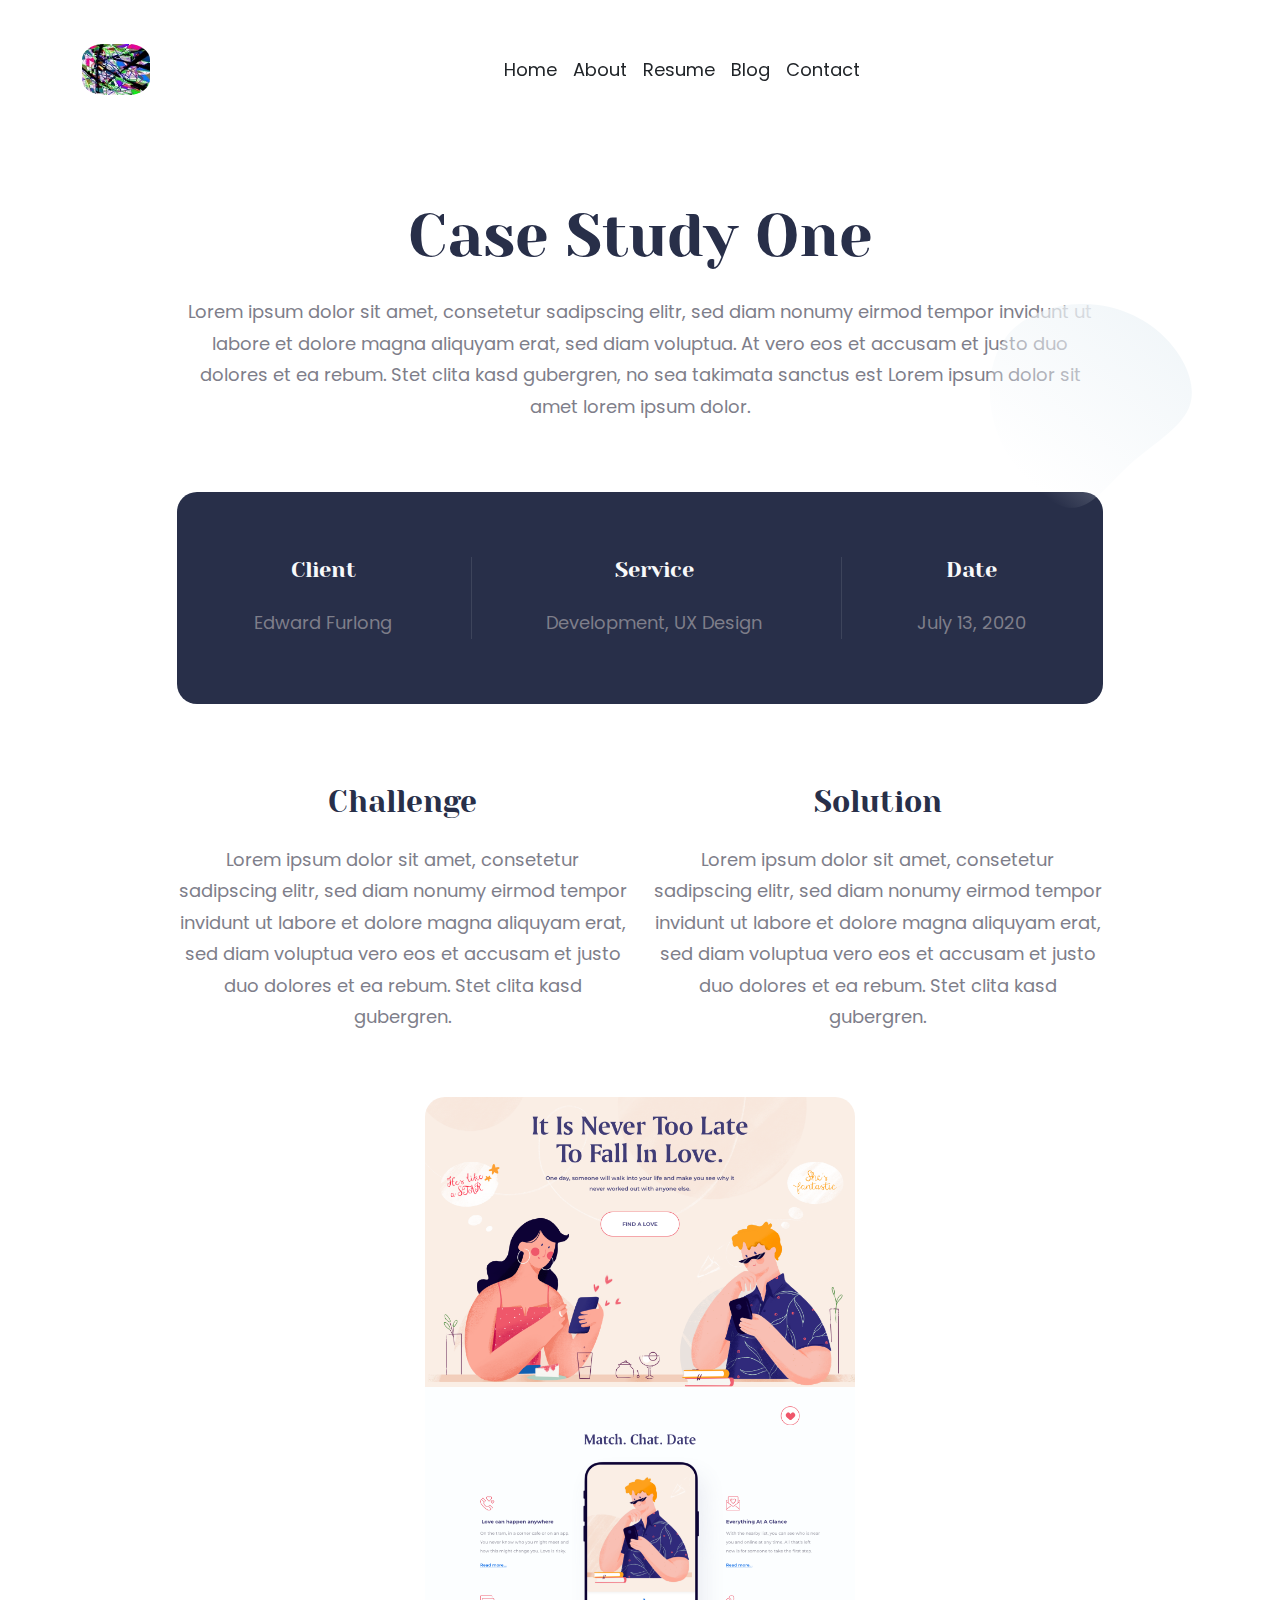
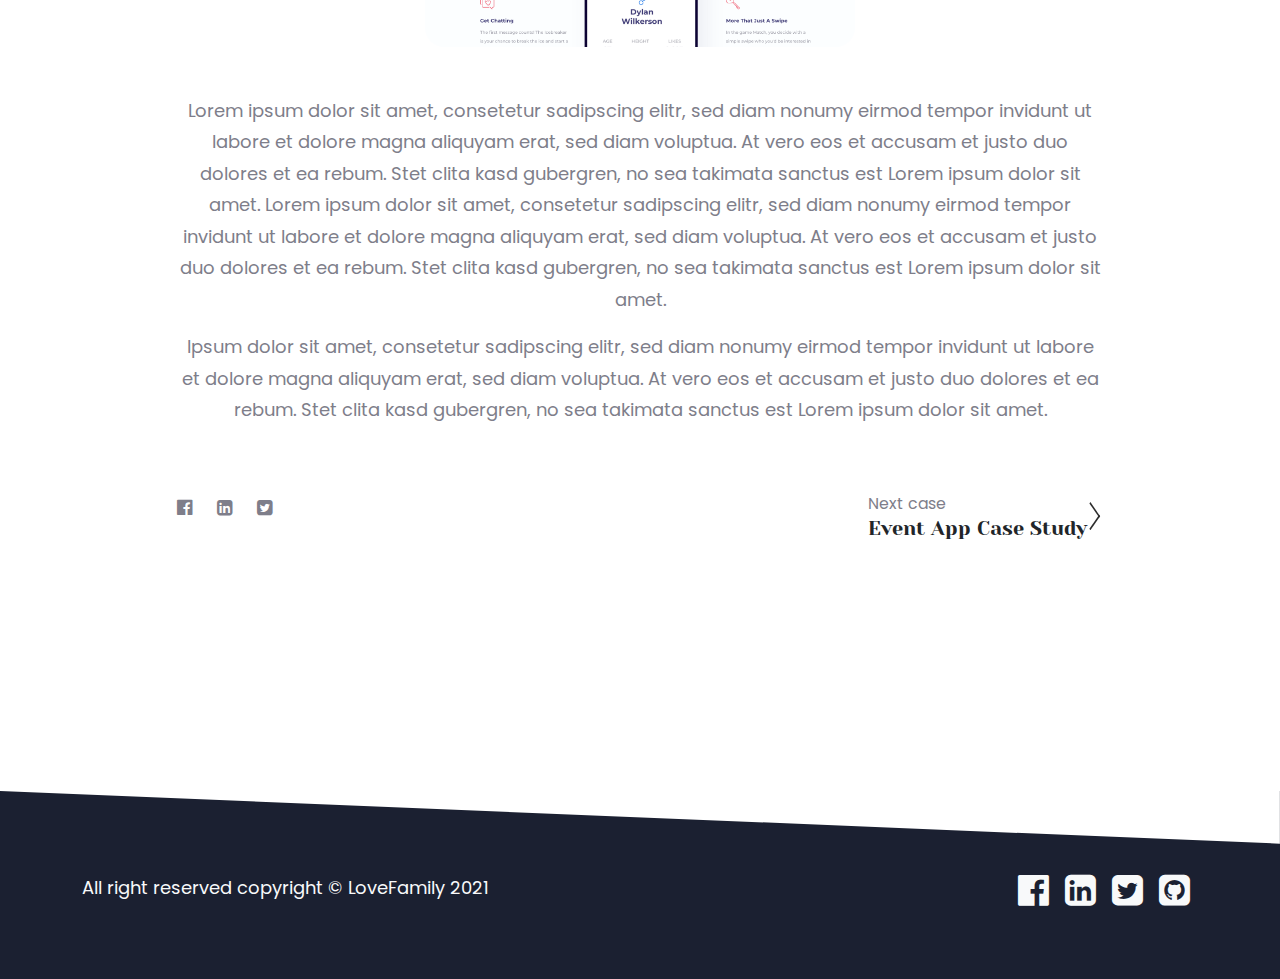
<file: portfolio/case-study-one/index.html>
<!doctype html><html><head><meta charset=utf-8><title>Case Study One</title>
<meta name=viewport content="width=device-width,initial-scale=1"><meta name=viewport content="width=device-width,initial-scale=1,maximum-scale=1"><meta property='og:title' content='Case Study One'><meta property='og:image' content='https://tranvnb.github.io/'><meta property='og:description' content><meta name=twitter:title content='Case Study One'><meta name=twitter:description content='https://tranvnb.github.io/'><meta name=twitter:image content><link rel=stylesheet href=https://tranvnb.github.io/plugins/slick/slick.css><link rel=stylesheet href=https://tranvnb.github.io/plugins/slick/slick-theme.css><link rel=stylesheet href=https://tranvnb.github.io/plugins/font-awesome/css/font-awesome.min.css><link rel=stylesheet href=https://tranvnb.github.io/plugins/magnafic-popup/magnific-popup.css><link href=https://tranvnb.github.io/scss/style.min.css rel=stylesheet><link rel="shortcut icon" href=https://tranvnb.github.io/images/favicon.ico type=image/x-icon><link rel=icon href=https://tranvnb.github.io/images/favicon.png type=image/x-icon><script async src="https://www.googletagmanager.com/gtag/js?id=G-9CG05CN5E7"></script><script>window.dataLayer=window.dataLayer||[];function gtag(){dataLayer.push(arguments)}gtag("js",new Date),gtag("config","G-9CG05CN5E7")</script></head><body><nav class="navbar navbar-expand-lg fixed-top"><div class=container><a href=https://tranvnb.github.io/ class=navbar-brand><img style=width:68px;border-radius:31% src=https://tranvnb.github.io/images/site-navigation/logo.jpg alt=site-logo>
</a><button type=button class="navbar-toggler collapsed" data-bs-toggle=collapse data-bs-target=#navbarCollapse>
<span class=navbar-toggler-icon></span>
<span class=navbar-toggler-icon></span>
<span class=navbar-toggler-icon></span></button><div class="collapse navbar-collapse justify-content-between" id=navbarCollapse><ul class="nav navbar-nav main-navigation my-0 mx-auto"><li class=nav-item><a href=https://tranvnb.github.io/#home class="nav-link text-dark text-sm-center p-2">Home</a></li><li class=nav-item><a href=https://tranvnb.github.io/#about class="nav-link text-dark text-sm-center p-2">About</a></li><li class=nav-item><a href=https://tranvnb.github.io/#resume class="nav-link text-dark text-sm-center p-2">Resume</a></li><li class=nav-item><a href=https://tranvnb.github.io/#blog class="nav-link text-dark text-sm-center p-2">Blog</a></li><li class=nav-item><a href=https://tranvnb.github.io/#contact class="nav-link text-dark text-sm-center p-2">Contact</a></li></ul></div></div></nav><div id=content><section class="section case-details"><div class=animate-shape><svg xmlns:xlink="http://www.w3.org/1999/xlink" viewBox="0 0 600 600"><defs><linearGradient id="d" x1=".929" y1=".111" x2=".263" y2=".935" gradientUnits="objectBoundingBox"><stop offset="0" stop-color="#f1f6f9"/><stop offset="1" stop-color="#f1f6f9" stop-opacity="0"/></linearGradient></defs><g data-name="blob-shape (3)"><path class="blob" fill="url(#d)" d="M455.4 151.1c43.1 36.7 73.4 92.8 60.8 136.3-12.7 43.5-68.1 74.4-111.3 119.4-43.1 45-74 104.1-109.8 109-35.9 5-76.7-44.2-111.8-89.2-35.2-45-64.7-85.8-70.8-132.6-6-46.8 11.6-99.6 46.7-136.3 35.2-36.6 88-57.2 142.4-58.8 54.5-1.7 110.6 15.6 153.8 52.2z"/></g></svg></div><div class=container><div class="row mb-5"><div class="col-lg-10 offset-lg-1 text-center"><div class=case-details-title><h1>Case Study One</h1></div><p>Lorem ipsum dolor sit amet, consetetur sadipscing elitr, sed diam nonumy eirmod tempor invidunt ut labore et dolore magna aliquyam erat, sed diam voluptua. At vero eos et accusam et justo duo dolores et ea rebum. Stet clita kasd gubergren, no sea takimata sanctus est Lorem ipsum dolor sit amet lorem ipsum dolor.</p><div class=case-details-info><div class=case-details-info-item><h5 class=text-light>Client</h5><p>Edward Furlong</p></div><div class=case-details-info-item><h5>Service</h5><p>Development, UX Design</p></div><div class=case-details-info-item><h5>Date</h5><p>July 13, 2020</p></div></div><div class="row mb-5"><div class=col-lg-6><div class=case-details-service><h3>Challenge</h3><p>Lorem ipsum dolor sit amet, consetetur sadipscing elitr, sed diam nonumy eirmod tempor invidunt ut labore et dolore magna aliquyam erat, sed diam voluptua vero eos et accusam et justo duo dolores et ea rebum. Stet clita kasd gubergren.</p></div></div><div class=col-lg-6><div class=case-details-service><h3>Solution</h3><p>Lorem ipsum dolor sit amet, consetetur sadipscing elitr, sed diam nonumy eirmod tempor invidunt ut labore et dolore magna aliquyam erat, sed diam voluptua vero eos et accusam et justo duo dolores et ea rebum. Stet clita kasd gubergren.</p></div></div></div><div class="case-details-thumb mb-5"><img src=https://tranvnb.github.io/images/portfolio/portfolio-1.png alt=case-details></div><p>Lorem ipsum dolor sit amet, consetetur sadipscing elitr, sed diam nonumy eirmod tempor invidunt ut labore et dolore magna aliquyam erat, sed diam voluptua. At vero eos et accusam et justo duo dolores et ea rebum. Stet clita kasd gubergren, no sea takimata sanctus est Lorem ipsum dolor sit amet. Lorem ipsum dolor sit amet, consetetur sadipscing elitr, sed diam nonumy eirmod tempor invidunt ut labore et dolore magna aliquyam erat, sed diam voluptua. At vero eos et accusam et justo duo dolores et ea rebum. Stet clita kasd gubergren, no sea takimata sanctus est Lorem ipsum dolor sit amet.</p><p>Ipsum dolor sit amet, consetetur sadipscing elitr, sed diam nonumy eirmod tempor invidunt ut labore et dolore magna aliquyam erat, sed diam voluptua. At vero eos et accusam et justo duo dolores et ea rebum. Stet clita kasd gubergren, no sea takimata sanctus est Lorem ipsum dolor sit amet.</p></div></div><div class=row><div class="col-lg-10 offset-lg-1"><nav class="case-details-nav d-flex justify-content-between align-items-center"><div class=social><ul class="unstyle-list big"><li><a href="https://www.facebook.com/sharer/sharer.php?u=https%3a%2f%2ftranvnb.github.io%2fportfolio%2fcase-study-one%2f"><i class="fa fa-facebook-official btn-zoom"></i></a></li><li><a href="https://www.linkedin.com/sharing/share-offsite/?url=https%3a%2f%2ftranvnb.github.io%2fportfolio%2fcase-study-one%2f"><i class="fa fa-linkedin-square btn-zoom"></i></a></li><li><a href="https://twitter.com/intent/tweet?&url=https%3a%2f%2ftranvnb.github.io%2fportfolio%2fcase-study-one%2f"><i class="fa fa-twitter-square btn-zoom"></i></a></li></ul></div><div class="next d-flex align-items-center"><div class="content text-right"><span class=small>Next case</span><h5 class=title><a class=text-dark href=https://tranvnb.github.io/portfolio/event-app-case-study/>Event App Case Study</a></h5></div><div class="icon ml-3"><svg width="15.556" height="28.285" viewBox="0 0 15.556 28.285"><g data-name="Group 1244" fill="#2d2d2d"><path data-name="Path 1456" d="M12.162 12.725 2.416 26.87l.978 1.41 9.746-14.138z"/><path data-name="Path 1455" d="M2.416 1.415l9.743 14.141.975-1.414L3.39.0z"/></g></svg></div></div></nav></div></div></div></section></div><section class=footer id=contact><div class=footer__background_shape><svg viewBox="0 0 1920 79"><path d="M0 0h1920v79L0 0z" data-name="Path 1450"/></svg></div><div class=container><div class="row footer__footer"><div class=col-lg-6><div class="footer__footer_copy text-light"><p>All right reserved copyright © LoveFamily 2021</p></div></div><div class=col-lg-6><div class=footer__footer_social><ul class=unstyle-list><li class="d-inline-block mx-2"><a class=text-light target=_blank href=https://www.facebook.com/baotran.vonguyen.9><i class="fa fa-2x fa-facebook-official"></i></a></li><li class="d-inline-block mx-2"><a class=text-light target=_blank href=https://www.linkedin.com/in/brian-tran-vo/><i class="fa fa-2x fa-linkedin-square"></i></a></li><li class="d-inline-block mx-2"><a class=text-light target=_blank href=https://twitter.com/BrianTranVo><i class="fa fa-2x fa-twitter-square"></i></a></li><li class="d-inline-block mx-2"><a class=text-light target=_blank href=https://github.com/tranvnb><i class="fa fa-2x fa-github-square"></i></a></li></ul></div></div></div></div></section><script src=https://tranvnb.github.io/plugins/jQuery/jquery.min.js></script><script src=https://tranvnb.github.io/plugins/bootstrap/bootstrap.bundle.min.js></script><script src=https://tranvnb.github.io/plugins/slick/slick.min.js></script><script src=https://tranvnb.github.io/plugins/slick/slick.min.js></script><script src=https://tranvnb.github.io/plugins/waypoint/jquery.waypoints.min.js></script><script src=https://tranvnb.github.io/plugins/magnafic-popup/jquery.magnific-popup.min.js></script><script src=https://tranvnb.github.io/plugins/tweenmax/TweenMax.min.js></script><script src=https://tranvnb.github.io/plugins/masonry/masonry.min.js></script><script src=https://tranvnb.github.io/js/form-handler.min.js></script><script src=https://tranvnb.github.io/js/script.min.js></script></body></html>
</file>
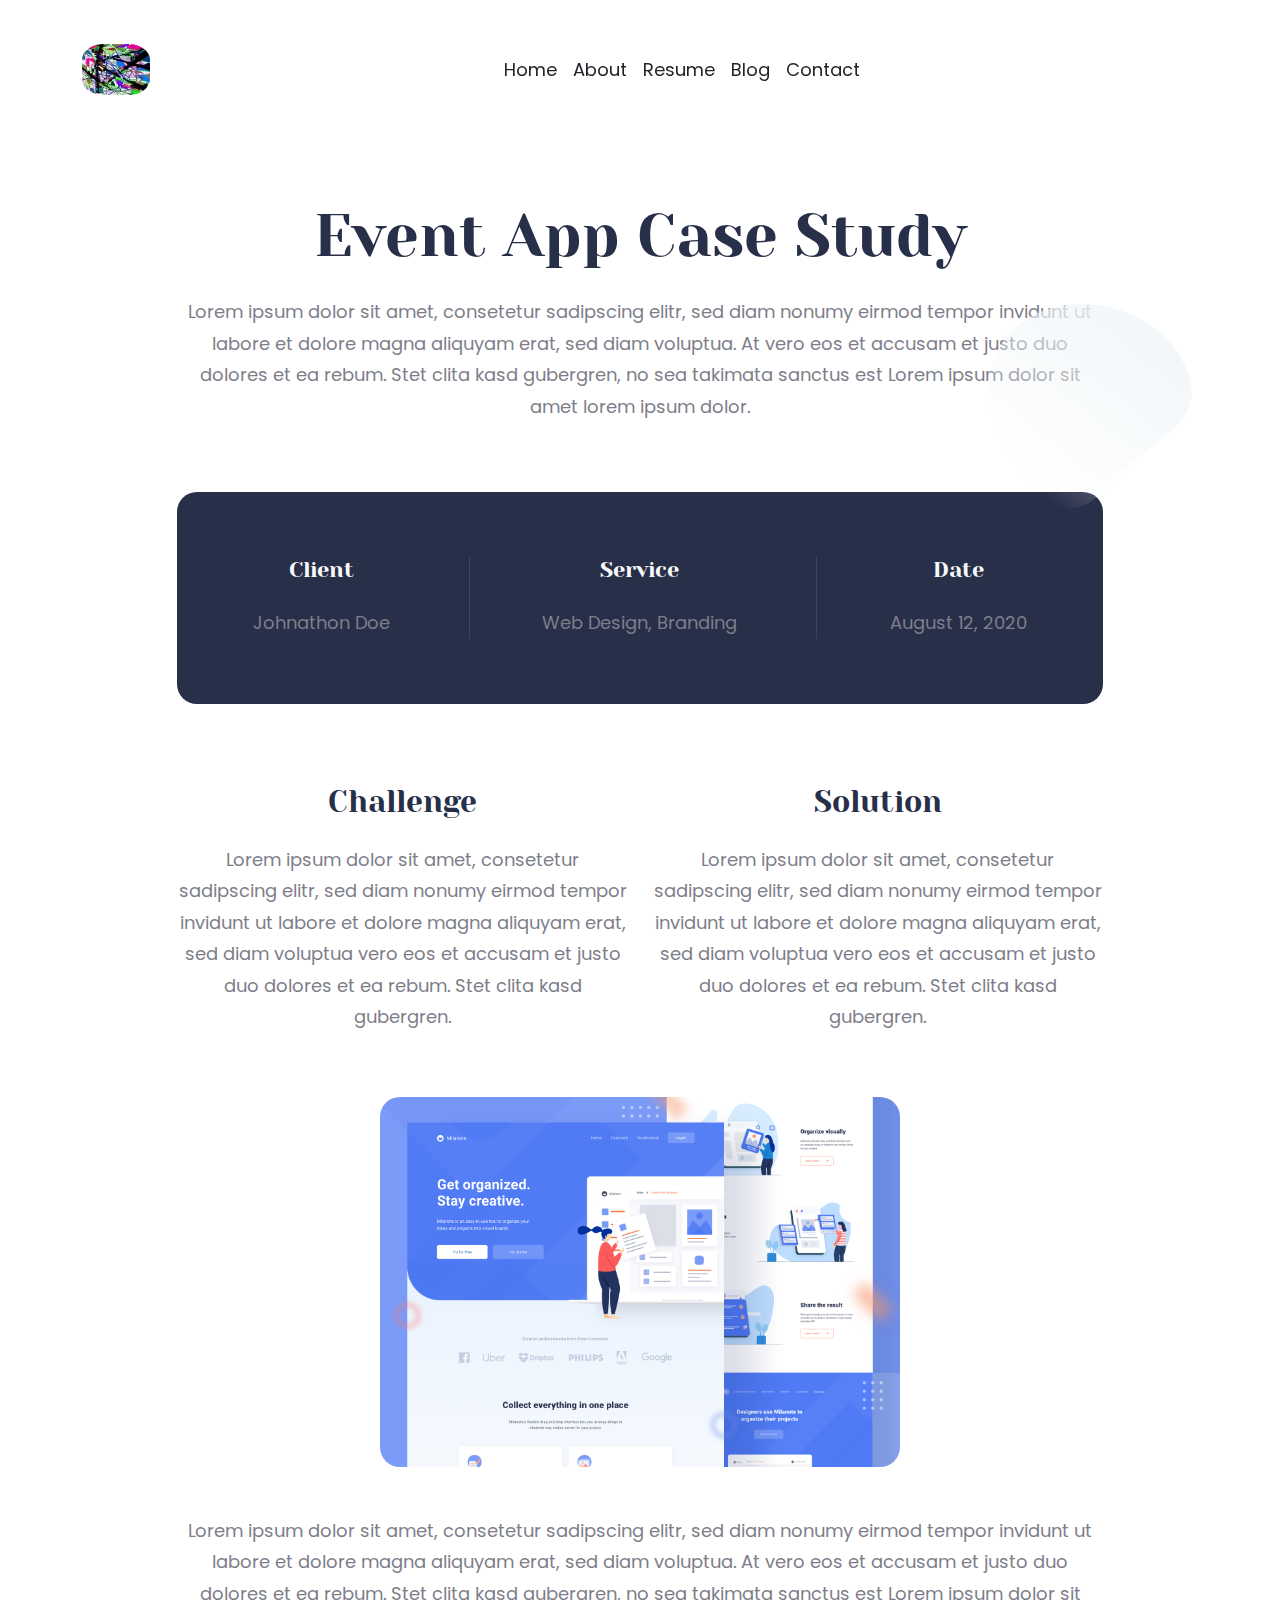
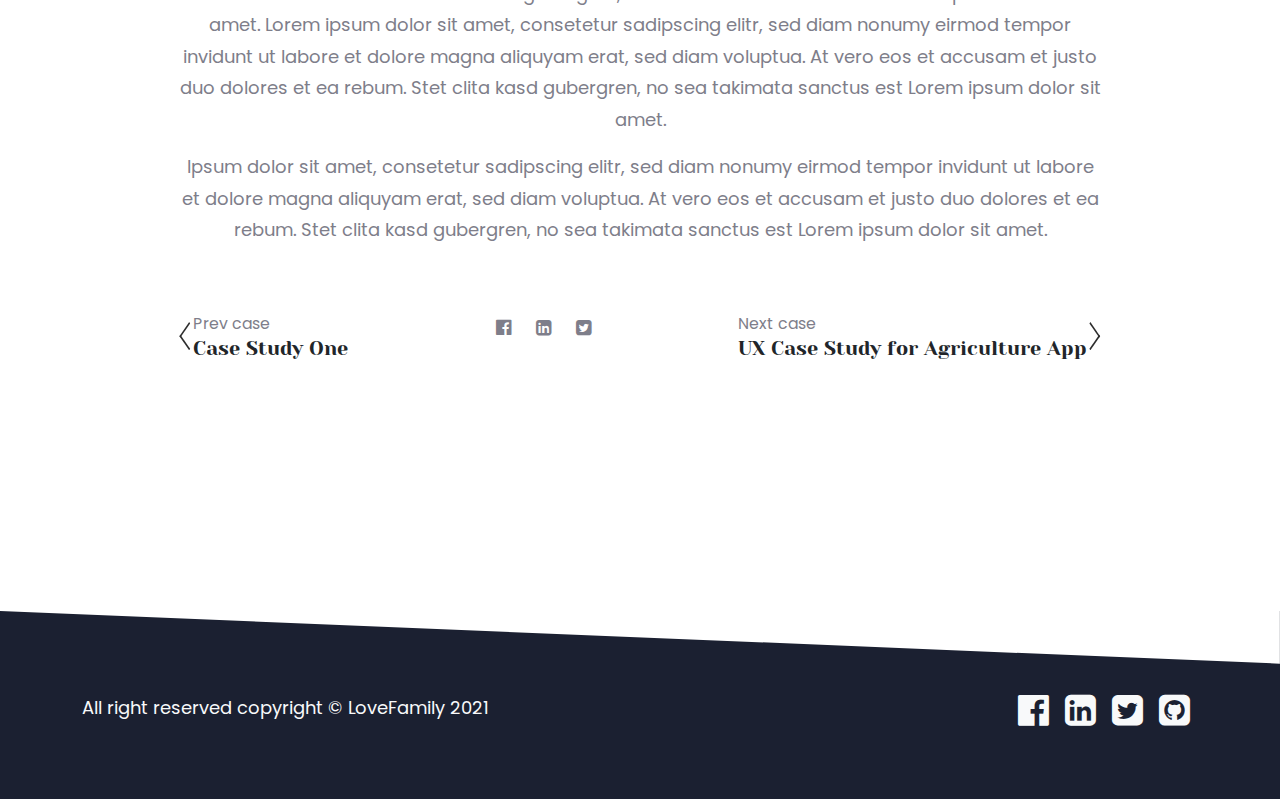
<file: portfolio/event-app-case-study/index.html>
<!doctype html><html><head><meta charset=utf-8><title>Event App Case Study</title>
<meta name=viewport content="width=device-width,initial-scale=1"><meta name=viewport content="width=device-width,initial-scale=1,maximum-scale=1"><meta property='og:title' content='Event App Case Study'><meta property='og:image' content='https://tranvnb.github.io/'><meta property='og:description' content><meta name=twitter:title content='Event App Case Study'><meta name=twitter:description content='https://tranvnb.github.io/'><meta name=twitter:image content><link rel=stylesheet href=https://tranvnb.github.io/plugins/slick/slick.css><link rel=stylesheet href=https://tranvnb.github.io/plugins/slick/slick-theme.css><link rel=stylesheet href=https://tranvnb.github.io/plugins/font-awesome/css/font-awesome.min.css><link rel=stylesheet href=https://tranvnb.github.io/plugins/magnafic-popup/magnific-popup.css><link href=https://tranvnb.github.io/scss/style.min.css rel=stylesheet><link rel="shortcut icon" href=https://tranvnb.github.io/images/favicon.ico type=image/x-icon><link rel=icon href=https://tranvnb.github.io/images/favicon.png type=image/x-icon><script async src="https://www.googletagmanager.com/gtag/js?id=G-9CG05CN5E7"></script><script>window.dataLayer=window.dataLayer||[];function gtag(){dataLayer.push(arguments)}gtag("js",new Date),gtag("config","G-9CG05CN5E7")</script></head><body><nav class="navbar navbar-expand-lg fixed-top"><div class=container><a href=https://tranvnb.github.io/ class=navbar-brand><img style=width:68px;border-radius:31% src=https://tranvnb.github.io/images/site-navigation/logo.jpg alt=site-logo>
</a><button type=button class="navbar-toggler collapsed" data-bs-toggle=collapse data-bs-target=#navbarCollapse>
<span class=navbar-toggler-icon></span>
<span class=navbar-toggler-icon></span>
<span class=navbar-toggler-icon></span></button><div class="collapse navbar-collapse justify-content-between" id=navbarCollapse><ul class="nav navbar-nav main-navigation my-0 mx-auto"><li class=nav-item><a href=https://tranvnb.github.io/#home class="nav-link text-dark text-sm-center p-2">Home</a></li><li class=nav-item><a href=https://tranvnb.github.io/#about class="nav-link text-dark text-sm-center p-2">About</a></li><li class=nav-item><a href=https://tranvnb.github.io/#resume class="nav-link text-dark text-sm-center p-2">Resume</a></li><li class=nav-item><a href=https://tranvnb.github.io/#blog class="nav-link text-dark text-sm-center p-2">Blog</a></li><li class=nav-item><a href=https://tranvnb.github.io/#contact class="nav-link text-dark text-sm-center p-2">Contact</a></li></ul></div></div></nav><div id=content><section class="section case-details"><div class=animate-shape><svg xmlns:xlink="http://www.w3.org/1999/xlink" viewBox="0 0 600 600"><defs><linearGradient id="d" x1=".929" y1=".111" x2=".263" y2=".935" gradientUnits="objectBoundingBox"><stop offset="0" stop-color="#f1f6f9"/><stop offset="1" stop-color="#f1f6f9" stop-opacity="0"/></linearGradient></defs><g data-name="blob-shape (3)"><path class="blob" fill="url(#d)" d="M455.4 151.1c43.1 36.7 73.4 92.8 60.8 136.3-12.7 43.5-68.1 74.4-111.3 119.4-43.1 45-74 104.1-109.8 109-35.9 5-76.7-44.2-111.8-89.2-35.2-45-64.7-85.8-70.8-132.6-6-46.8 11.6-99.6 46.7-136.3 35.2-36.6 88-57.2 142.4-58.8 54.5-1.7 110.6 15.6 153.8 52.2z"/></g></svg></div><div class=container><div class="row mb-5"><div class="col-lg-10 offset-lg-1 text-center"><div class=case-details-title><h1>Event App Case Study</h1></div><p>Lorem ipsum dolor sit amet, consetetur sadipscing elitr, sed diam nonumy eirmod tempor invidunt ut labore et dolore magna aliquyam erat, sed diam voluptua. At vero eos et accusam et justo duo dolores et ea rebum. Stet clita kasd gubergren, no sea takimata sanctus est Lorem ipsum dolor sit amet lorem ipsum dolor.</p><div class=case-details-info><div class=case-details-info-item><h5 class=text-light>Client</h5><p>Johnathon Doe</p></div><div class=case-details-info-item><h5>Service</h5><p>Web Design, Branding</p></div><div class=case-details-info-item><h5>Date</h5><p>August 12, 2020</p></div></div><div class="row mb-5"><div class=col-lg-6><div class=case-details-service><h3>Challenge</h3><p>Lorem ipsum dolor sit amet, consetetur sadipscing elitr, sed diam nonumy eirmod tempor invidunt ut labore et dolore magna aliquyam erat, sed diam voluptua vero eos et accusam et justo duo dolores et ea rebum. Stet clita kasd gubergren.</p></div></div><div class=col-lg-6><div class=case-details-service><h3>Solution</h3><p>Lorem ipsum dolor sit amet, consetetur sadipscing elitr, sed diam nonumy eirmod tempor invidunt ut labore et dolore magna aliquyam erat, sed diam voluptua vero eos et accusam et justo duo dolores et ea rebum. Stet clita kasd gubergren.</p></div></div></div><div class="case-details-thumb mb-5"><img src=https://tranvnb.github.io/images/portfolio/portfolio-2.png alt=case-details></div><p>Lorem ipsum dolor sit amet, consetetur sadipscing elitr, sed diam nonumy eirmod tempor invidunt ut labore et dolore magna aliquyam erat, sed diam voluptua. At vero eos et accusam et justo duo dolores et ea rebum. Stet clita kasd gubergren, no sea takimata sanctus est Lorem ipsum dolor sit amet. Lorem ipsum dolor sit amet, consetetur sadipscing elitr, sed diam nonumy eirmod tempor invidunt ut labore et dolore magna aliquyam erat, sed diam voluptua. At vero eos et accusam et justo duo dolores et ea rebum. Stet clita kasd gubergren, no sea takimata sanctus est Lorem ipsum dolor sit amet.</p><p>Ipsum dolor sit amet, consetetur sadipscing elitr, sed diam nonumy eirmod tempor invidunt ut labore et dolore magna aliquyam erat, sed diam voluptua. At vero eos et accusam et justo duo dolores et ea rebum. Stet clita kasd gubergren, no sea takimata sanctus est Lorem ipsum dolor sit amet.</p></div></div><div class=row><div class="col-lg-10 offset-lg-1"><nav class="case-details-nav d-flex justify-content-between align-items-center"><div class="previous d-flex align-items-center"><div class="icon mr-3"><svg width="15.556" height="28.285" viewBox="0 0 15.556 28.285"><g data-name="Group 1243" fill="#2d2d2d"><path data-name="Path 1456" d="M3.391 12.728l9.75 14.142-.982 1.414-9.742-14.142z"/><path data-name="Path 1455" d="M13.137 1.41 3.39 15.558l-.975-1.415L12.166.0z"/></g></svg></div><div class=content><span class=small>Prev case</span><h5 class=title><a class=text-dark href=https://tranvnb.github.io/portfolio/case-study-one/>Case Study One</a></h5></div></div><div class=social><ul class="unstyle-list big"><li><a href="https://www.facebook.com/sharer/sharer.php?u=https%3a%2f%2ftranvnb.github.io%2fportfolio%2fevent-app-case-study%2f"><i class="fa fa-facebook-official btn-zoom"></i></a></li><li><a href="https://www.linkedin.com/sharing/share-offsite/?url=https%3a%2f%2ftranvnb.github.io%2fportfolio%2fevent-app-case-study%2f"><i class="fa fa-linkedin-square btn-zoom"></i></a></li><li><a href="https://twitter.com/intent/tweet?&url=https%3a%2f%2ftranvnb.github.io%2fportfolio%2fevent-app-case-study%2f"><i class="fa fa-twitter-square btn-zoom"></i></a></li></ul></div><div class="next d-flex align-items-center"><div class="content text-right"><span class=small>Next case</span><h5 class=title><a class=text-dark href=https://tranvnb.github.io/portfolio/ux-case-study-for-agriculture-app/>UX Case Study for Agriculture App</a></h5></div><div class="icon ml-3"><svg width="15.556" height="28.285" viewBox="0 0 15.556 28.285"><g data-name="Group 1244" fill="#2d2d2d"><path data-name="Path 1456" d="M12.162 12.725 2.416 26.87l.978 1.41 9.746-14.138z"/><path data-name="Path 1455" d="M2.416 1.415l9.743 14.141.975-1.414L3.39.0z"/></g></svg></div></div></nav></div></div></div></section></div><section class=footer id=contact><div class=footer__background_shape><svg viewBox="0 0 1920 79"><path d="M0 0h1920v79L0 0z" data-name="Path 1450"/></svg></div><div class=container><div class="row footer__footer"><div class=col-lg-6><div class="footer__footer_copy text-light"><p>All right reserved copyright © LoveFamily 2021</p></div></div><div class=col-lg-6><div class=footer__footer_social><ul class=unstyle-list><li class="d-inline-block mx-2"><a class=text-light target=_blank href=https://www.facebook.com/baotran.vonguyen.9><i class="fa fa-2x fa-facebook-official"></i></a></li><li class="d-inline-block mx-2"><a class=text-light target=_blank href=https://www.linkedin.com/in/brian-tran-vo/><i class="fa fa-2x fa-linkedin-square"></i></a></li><li class="d-inline-block mx-2"><a class=text-light target=_blank href=https://twitter.com/BrianTranVo><i class="fa fa-2x fa-twitter-square"></i></a></li><li class="d-inline-block mx-2"><a class=text-light target=_blank href=https://github.com/tranvnb><i class="fa fa-2x fa-github-square"></i></a></li></ul></div></div></div></div></section><script src=https://tranvnb.github.io/plugins/jQuery/jquery.min.js></script><script src=https://tranvnb.github.io/plugins/bootstrap/bootstrap.bundle.min.js></script><script src=https://tranvnb.github.io/plugins/slick/slick.min.js></script><script src=https://tranvnb.github.io/plugins/slick/slick.min.js></script><script src=https://tranvnb.github.io/plugins/waypoint/jquery.waypoints.min.js></script><script src=https://tranvnb.github.io/plugins/magnafic-popup/jquery.magnific-popup.min.js></script><script src=https://tranvnb.github.io/plugins/tweenmax/TweenMax.min.js></script><script src=https://tranvnb.github.io/plugins/masonry/masonry.min.js></script><script src=https://tranvnb.github.io/js/form-handler.min.js></script><script src=https://tranvnb.github.io/js/script.min.js></script></body></html>
</file>
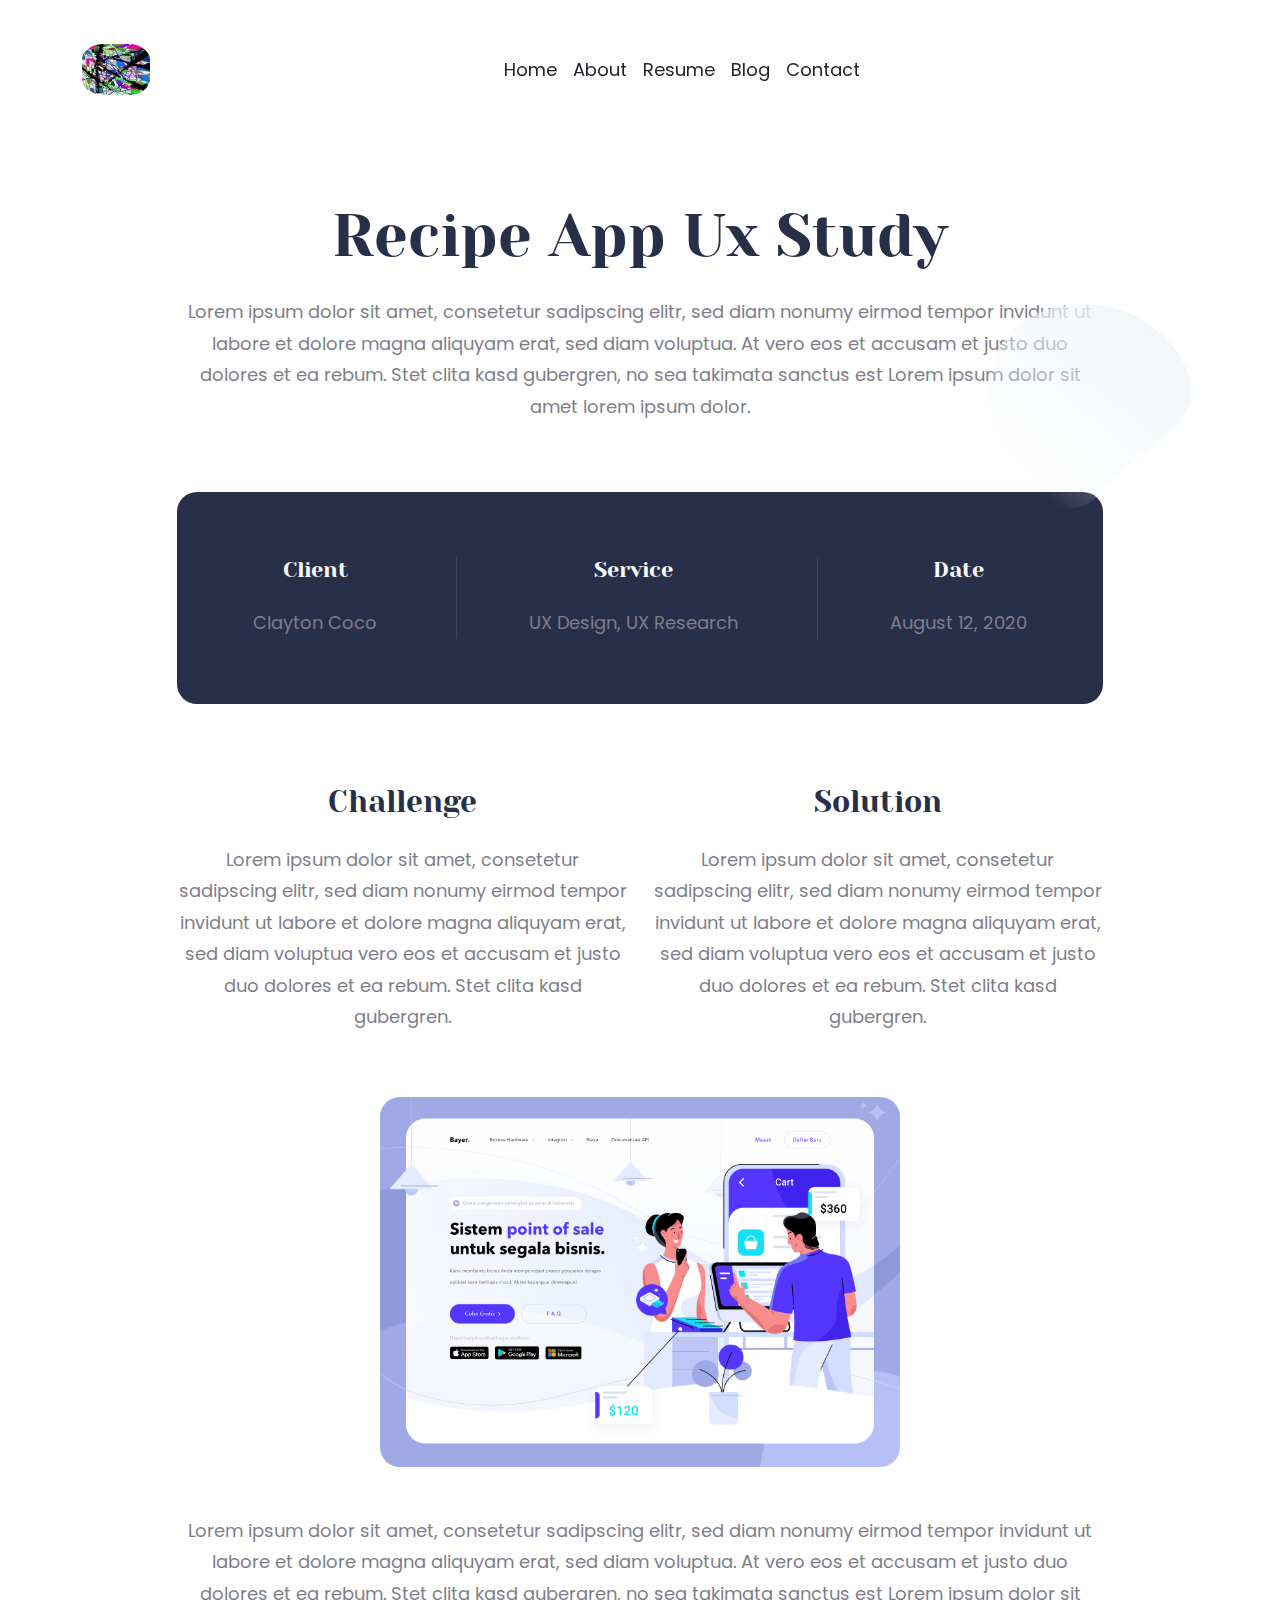
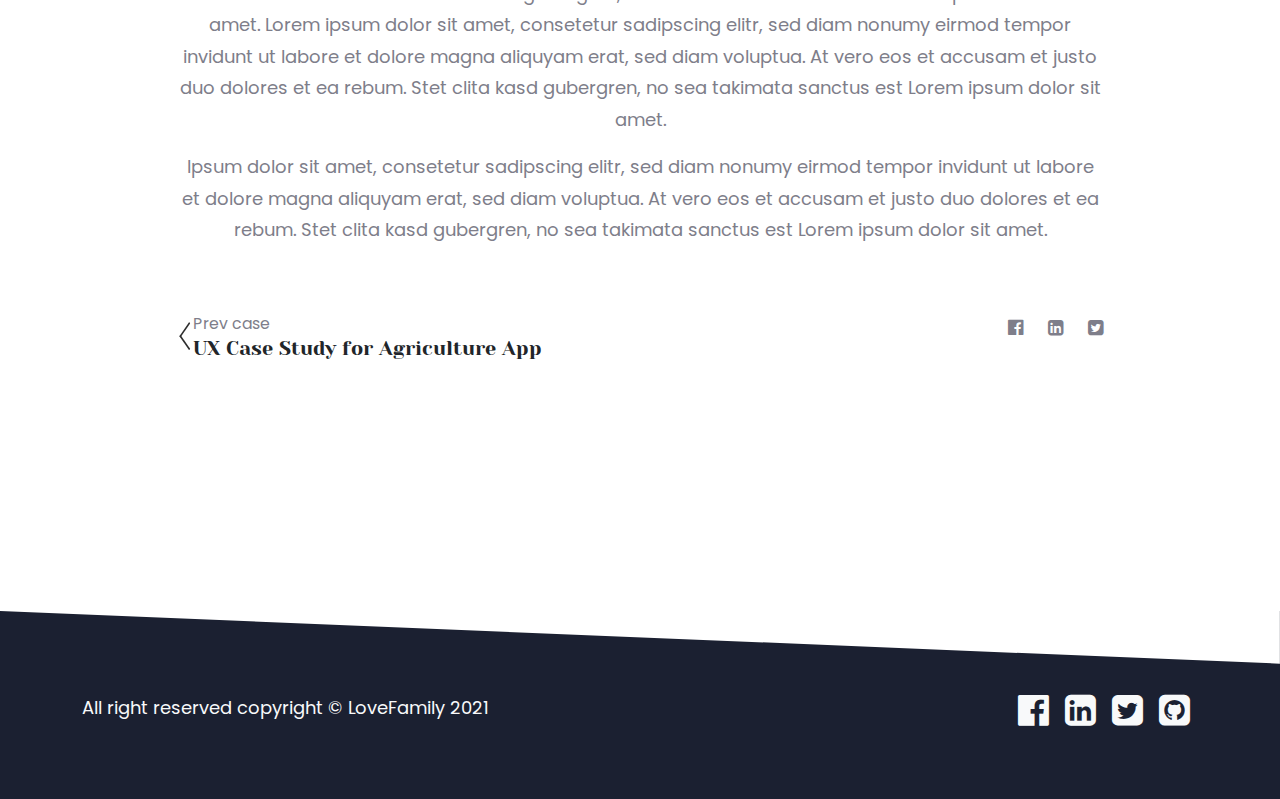
<file: portfolio/recipe-app-ux-study/index.html>
<!doctype html><html><head><meta charset=utf-8><title>Recipe App Ux Study</title>
<meta name=viewport content="width=device-width,initial-scale=1"><meta name=viewport content="width=device-width,initial-scale=1,maximum-scale=1"><meta property='og:title' content='Recipe App Ux Study'><meta property='og:image' content='https://tranvnb.github.io/'><meta property='og:description' content><meta name=twitter:title content='Recipe App Ux Study'><meta name=twitter:description content='https://tranvnb.github.io/'><meta name=twitter:image content><link rel=stylesheet href=https://tranvnb.github.io/plugins/slick/slick.css><link rel=stylesheet href=https://tranvnb.github.io/plugins/slick/slick-theme.css><link rel=stylesheet href=https://tranvnb.github.io/plugins/font-awesome/css/font-awesome.min.css><link rel=stylesheet href=https://tranvnb.github.io/plugins/magnafic-popup/magnific-popup.css><link href=https://tranvnb.github.io/scss/style.min.css rel=stylesheet><link rel="shortcut icon" href=https://tranvnb.github.io/images/favicon.ico type=image/x-icon><link rel=icon href=https://tranvnb.github.io/images/favicon.png type=image/x-icon><script async src="https://www.googletagmanager.com/gtag/js?id=G-9CG05CN5E7"></script><script>window.dataLayer=window.dataLayer||[];function gtag(){dataLayer.push(arguments)}gtag("js",new Date),gtag("config","G-9CG05CN5E7")</script></head><body><nav class="navbar navbar-expand-lg fixed-top"><div class=container><a href=https://tranvnb.github.io/ class=navbar-brand><img style=width:68px;border-radius:31% src=https://tranvnb.github.io/images/site-navigation/logo.jpg alt=site-logo>
</a><button type=button class="navbar-toggler collapsed" data-bs-toggle=collapse data-bs-target=#navbarCollapse>
<span class=navbar-toggler-icon></span>
<span class=navbar-toggler-icon></span>
<span class=navbar-toggler-icon></span></button><div class="collapse navbar-collapse justify-content-between" id=navbarCollapse><ul class="nav navbar-nav main-navigation my-0 mx-auto"><li class=nav-item><a href=https://tranvnb.github.io/#home class="nav-link text-dark text-sm-center p-2">Home</a></li><li class=nav-item><a href=https://tranvnb.github.io/#about class="nav-link text-dark text-sm-center p-2">About</a></li><li class=nav-item><a href=https://tranvnb.github.io/#resume class="nav-link text-dark text-sm-center p-2">Resume</a></li><li class=nav-item><a href=https://tranvnb.github.io/#blog class="nav-link text-dark text-sm-center p-2">Blog</a></li><li class=nav-item><a href=https://tranvnb.github.io/#contact class="nav-link text-dark text-sm-center p-2">Contact</a></li></ul></div></div></nav><div id=content><section class="section case-details"><div class=animate-shape><svg xmlns:xlink="http://www.w3.org/1999/xlink" viewBox="0 0 600 600"><defs><linearGradient id="d" x1=".929" y1=".111" x2=".263" y2=".935" gradientUnits="objectBoundingBox"><stop offset="0" stop-color="#f1f6f9"/><stop offset="1" stop-color="#f1f6f9" stop-opacity="0"/></linearGradient></defs><g data-name="blob-shape (3)"><path class="blob" fill="url(#d)" d="M455.4 151.1c43.1 36.7 73.4 92.8 60.8 136.3-12.7 43.5-68.1 74.4-111.3 119.4-43.1 45-74 104.1-109.8 109-35.9 5-76.7-44.2-111.8-89.2-35.2-45-64.7-85.8-70.8-132.6-6-46.8 11.6-99.6 46.7-136.3 35.2-36.6 88-57.2 142.4-58.8 54.5-1.7 110.6 15.6 153.8 52.2z"/></g></svg></div><div class=container><div class="row mb-5"><div class="col-lg-10 offset-lg-1 text-center"><div class=case-details-title><h1>Recipe App Ux Study</h1></div><p>Lorem ipsum dolor sit amet, consetetur sadipscing elitr, sed diam nonumy eirmod tempor invidunt ut labore et dolore magna aliquyam erat, sed diam voluptua. At vero eos et accusam et justo duo dolores et ea rebum. Stet clita kasd gubergren, no sea takimata sanctus est Lorem ipsum dolor sit amet lorem ipsum dolor.</p><div class=case-details-info><div class=case-details-info-item><h5 class=text-light>Client</h5><p>Clayton Coco</p></div><div class=case-details-info-item><h5>Service</h5><p>UX Design, UX Research</p></div><div class=case-details-info-item><h5>Date</h5><p>August 12, 2020</p></div></div><div class="row mb-5"><div class=col-lg-6><div class=case-details-service><h3>Challenge</h3><p>Lorem ipsum dolor sit amet, consetetur sadipscing elitr, sed diam nonumy eirmod tempor invidunt ut labore et dolore magna aliquyam erat, sed diam voluptua vero eos et accusam et justo duo dolores et ea rebum. Stet clita kasd gubergren.</p></div></div><div class=col-lg-6><div class=case-details-service><h3>Solution</h3><p>Lorem ipsum dolor sit amet, consetetur sadipscing elitr, sed diam nonumy eirmod tempor invidunt ut labore et dolore magna aliquyam erat, sed diam voluptua vero eos et accusam et justo duo dolores et ea rebum. Stet clita kasd gubergren.</p></div></div></div><div class="case-details-thumb mb-5"><img src=https://tranvnb.github.io/images/portfolio/portfolio-3.png alt=case-details></div><p>Lorem ipsum dolor sit amet, consetetur sadipscing elitr, sed diam nonumy eirmod tempor invidunt ut labore et dolore magna aliquyam erat, sed diam voluptua. At vero eos et accusam et justo duo dolores et ea rebum. Stet clita kasd gubergren, no sea takimata sanctus est Lorem ipsum dolor sit amet. Lorem ipsum dolor sit amet, consetetur sadipscing elitr, sed diam nonumy eirmod tempor invidunt ut labore et dolore magna aliquyam erat, sed diam voluptua. At vero eos et accusam et justo duo dolores et ea rebum. Stet clita kasd gubergren, no sea takimata sanctus est Lorem ipsum dolor sit amet.</p><p>Ipsum dolor sit amet, consetetur sadipscing elitr, sed diam nonumy eirmod tempor invidunt ut labore et dolore magna aliquyam erat, sed diam voluptua. At vero eos et accusam et justo duo dolores et ea rebum. Stet clita kasd gubergren, no sea takimata sanctus est Lorem ipsum dolor sit amet.</p></div></div><div class=row><div class="col-lg-10 offset-lg-1"><nav class="case-details-nav d-flex justify-content-between align-items-center"><div class="previous d-flex align-items-center"><div class="icon mr-3"><svg width="15.556" height="28.285" viewBox="0 0 15.556 28.285"><g data-name="Group 1243" fill="#2d2d2d"><path data-name="Path 1456" d="M3.391 12.728l9.75 14.142-.982 1.414-9.742-14.142z"/><path data-name="Path 1455" d="M13.137 1.41 3.39 15.558l-.975-1.415L12.166.0z"/></g></svg></div><div class=content><span class=small>Prev case</span><h5 class=title><a class=text-dark href=https://tranvnb.github.io/portfolio/ux-case-study-for-agriculture-app/>UX Case Study for Agriculture App</a></h5></div></div><div class=social><ul class="unstyle-list big"><li><a href="https://www.facebook.com/sharer/sharer.php?u=https%3a%2f%2ftranvnb.github.io%2fportfolio%2frecipe-app-ux-study%2f"><i class="fa fa-facebook-official btn-zoom"></i></a></li><li><a href="https://www.linkedin.com/sharing/share-offsite/?url=https%3a%2f%2ftranvnb.github.io%2fportfolio%2frecipe-app-ux-study%2f"><i class="fa fa-linkedin-square btn-zoom"></i></a></li><li><a href="https://twitter.com/intent/tweet?&url=https%3a%2f%2ftranvnb.github.io%2fportfolio%2frecipe-app-ux-study%2f"><i class="fa fa-twitter-square btn-zoom"></i></a></li></ul></div></nav></div></div></div></section></div><section class=footer id=contact><div class=footer__background_shape><svg viewBox="0 0 1920 79"><path d="M0 0h1920v79L0 0z" data-name="Path 1450"/></svg></div><div class=container><div class="row footer__footer"><div class=col-lg-6><div class="footer__footer_copy text-light"><p>All right reserved copyright © LoveFamily 2021</p></div></div><div class=col-lg-6><div class=footer__footer_social><ul class=unstyle-list><li class="d-inline-block mx-2"><a class=text-light target=_blank href=https://www.facebook.com/baotran.vonguyen.9><i class="fa fa-2x fa-facebook-official"></i></a></li><li class="d-inline-block mx-2"><a class=text-light target=_blank href=https://www.linkedin.com/in/brian-tran-vo/><i class="fa fa-2x fa-linkedin-square"></i></a></li><li class="d-inline-block mx-2"><a class=text-light target=_blank href=https://twitter.com/BrianTranVo><i class="fa fa-2x fa-twitter-square"></i></a></li><li class="d-inline-block mx-2"><a class=text-light target=_blank href=https://github.com/tranvnb><i class="fa fa-2x fa-github-square"></i></a></li></ul></div></div></div></div></section><script src=https://tranvnb.github.io/plugins/jQuery/jquery.min.js></script><script src=https://tranvnb.github.io/plugins/bootstrap/bootstrap.bundle.min.js></script><script src=https://tranvnb.github.io/plugins/slick/slick.min.js></script><script src=https://tranvnb.github.io/plugins/slick/slick.min.js></script><script src=https://tranvnb.github.io/plugins/waypoint/jquery.waypoints.min.js></script><script src=https://tranvnb.github.io/plugins/magnafic-popup/jquery.magnific-popup.min.js></script><script src=https://tranvnb.github.io/plugins/tweenmax/TweenMax.min.js></script><script src=https://tranvnb.github.io/plugins/masonry/masonry.min.js></script><script src=https://tranvnb.github.io/js/form-handler.min.js></script><script src=https://tranvnb.github.io/js/script.min.js></script></body></html>
</file>
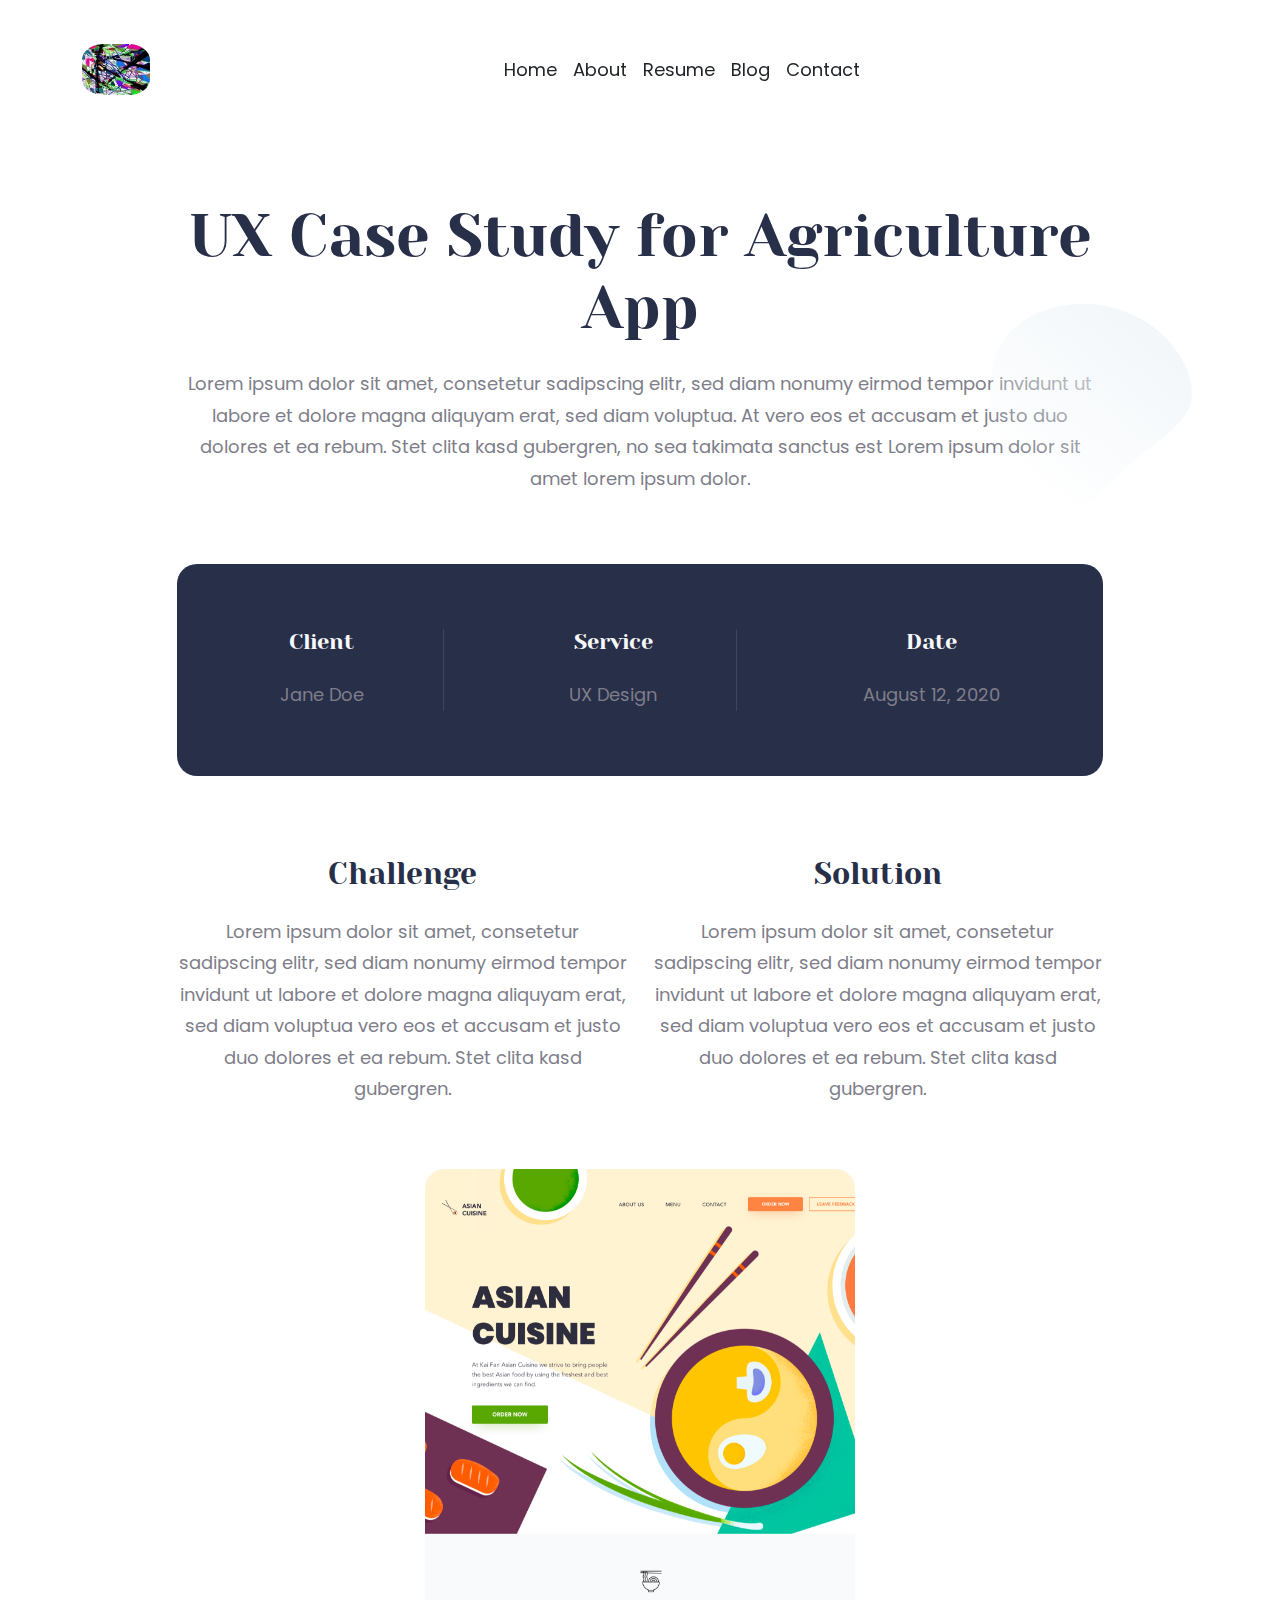
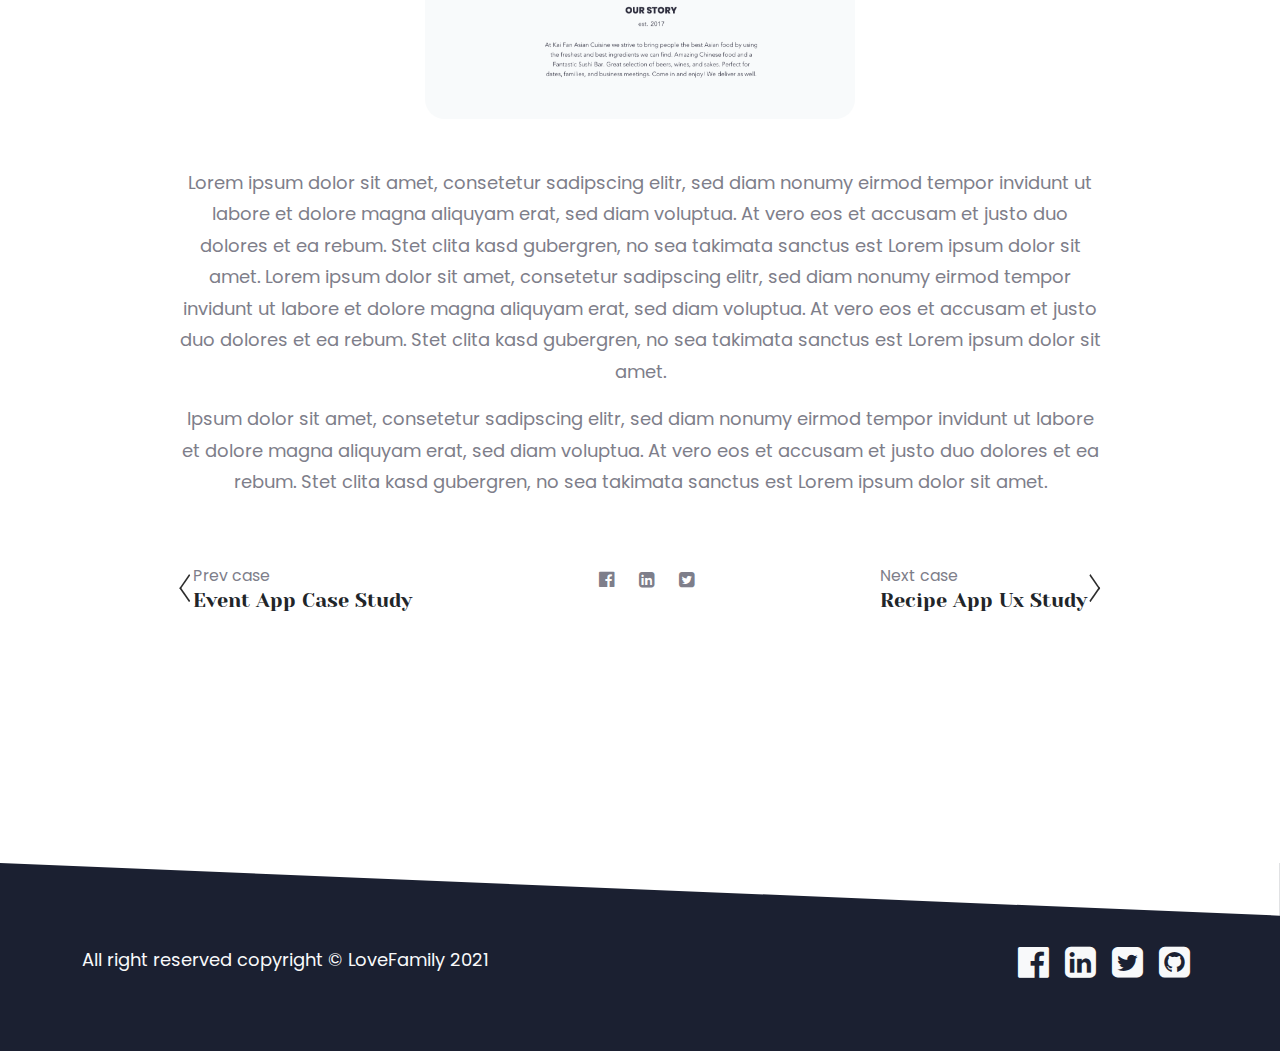
<file: portfolio/ux-case-study-for-agriculture-app/index.html>
<!doctype html><html><head><meta charset=utf-8><title>UX Case Study for Agriculture App</title>
<meta name=viewport content="width=device-width,initial-scale=1"><meta name=viewport content="width=device-width,initial-scale=1,maximum-scale=1"><meta property='og:title' content='UX Case Study for Agriculture App'><meta property='og:image' content='https://tranvnb.github.io/'><meta property='og:description' content><meta name=twitter:title content='UX Case Study for Agriculture App'><meta name=twitter:description content='https://tranvnb.github.io/'><meta name=twitter:image content><link rel=stylesheet href=https://tranvnb.github.io/plugins/slick/slick.css><link rel=stylesheet href=https://tranvnb.github.io/plugins/slick/slick-theme.css><link rel=stylesheet href=https://tranvnb.github.io/plugins/font-awesome/css/font-awesome.min.css><link rel=stylesheet href=https://tranvnb.github.io/plugins/magnafic-popup/magnific-popup.css><link href=https://tranvnb.github.io/scss/style.min.css rel=stylesheet><link rel="shortcut icon" href=https://tranvnb.github.io/images/favicon.ico type=image/x-icon><link rel=icon href=https://tranvnb.github.io/images/favicon.png type=image/x-icon><script async src="https://www.googletagmanager.com/gtag/js?id=G-9CG05CN5E7"></script><script>window.dataLayer=window.dataLayer||[];function gtag(){dataLayer.push(arguments)}gtag("js",new Date),gtag("config","G-9CG05CN5E7")</script></head><body><nav class="navbar navbar-expand-lg fixed-top"><div class=container><a href=https://tranvnb.github.io/ class=navbar-brand><img style=width:68px;border-radius:31% src=https://tranvnb.github.io/images/site-navigation/logo.jpg alt=site-logo>
</a><button type=button class="navbar-toggler collapsed" data-bs-toggle=collapse data-bs-target=#navbarCollapse>
<span class=navbar-toggler-icon></span>
<span class=navbar-toggler-icon></span>
<span class=navbar-toggler-icon></span></button><div class="collapse navbar-collapse justify-content-between" id=navbarCollapse><ul class="nav navbar-nav main-navigation my-0 mx-auto"><li class=nav-item><a href=https://tranvnb.github.io/#home class="nav-link text-dark text-sm-center p-2">Home</a></li><li class=nav-item><a href=https://tranvnb.github.io/#about class="nav-link text-dark text-sm-center p-2">About</a></li><li class=nav-item><a href=https://tranvnb.github.io/#resume class="nav-link text-dark text-sm-center p-2">Resume</a></li><li class=nav-item><a href=https://tranvnb.github.io/#blog class="nav-link text-dark text-sm-center p-2">Blog</a></li><li class=nav-item><a href=https://tranvnb.github.io/#contact class="nav-link text-dark text-sm-center p-2">Contact</a></li></ul></div></div></nav><div id=content><section class="section case-details"><div class=animate-shape><svg xmlns:xlink="http://www.w3.org/1999/xlink" viewBox="0 0 600 600"><defs><linearGradient id="d" x1=".929" y1=".111" x2=".263" y2=".935" gradientUnits="objectBoundingBox"><stop offset="0" stop-color="#f1f6f9"/><stop offset="1" stop-color="#f1f6f9" stop-opacity="0"/></linearGradient></defs><g data-name="blob-shape (3)"><path class="blob" fill="url(#d)" d="M455.4 151.1c43.1 36.7 73.4 92.8 60.8 136.3-12.7 43.5-68.1 74.4-111.3 119.4-43.1 45-74 104.1-109.8 109-35.9 5-76.7-44.2-111.8-89.2-35.2-45-64.7-85.8-70.8-132.6-6-46.8 11.6-99.6 46.7-136.3 35.2-36.6 88-57.2 142.4-58.8 54.5-1.7 110.6 15.6 153.8 52.2z"/></g></svg></div><div class=container><div class="row mb-5"><div class="col-lg-10 offset-lg-1 text-center"><div class=case-details-title><h1>UX Case Study for Agriculture App</h1></div><p>Lorem ipsum dolor sit amet, consetetur sadipscing elitr, sed diam nonumy eirmod tempor invidunt ut labore et dolore magna aliquyam erat, sed diam voluptua. At vero eos et accusam et justo duo dolores et ea rebum. Stet clita kasd gubergren, no sea takimata sanctus est Lorem ipsum dolor sit amet lorem ipsum dolor.</p><div class=case-details-info><div class=case-details-info-item><h5 class=text-light>Client</h5><p>Jane Doe</p></div><div class=case-details-info-item><h5>Service</h5><p>UX Design</p></div><div class=case-details-info-item><h5>Date</h5><p>August 12, 2020</p></div></div><div class="row mb-5"><div class=col-lg-6><div class=case-details-service><h3>Challenge</h3><p>Lorem ipsum dolor sit amet, consetetur sadipscing elitr, sed diam nonumy eirmod tempor invidunt ut labore et dolore magna aliquyam erat, sed diam voluptua vero eos et accusam et justo duo dolores et ea rebum. Stet clita kasd gubergren.</p></div></div><div class=col-lg-6><div class=case-details-service><h3>Solution</h3><p>Lorem ipsum dolor sit amet, consetetur sadipscing elitr, sed diam nonumy eirmod tempor invidunt ut labore et dolore magna aliquyam erat, sed diam voluptua vero eos et accusam et justo duo dolores et ea rebum. Stet clita kasd gubergren.</p></div></div></div><div class="case-details-thumb mb-5"><img src=https://tranvnb.github.io/images/portfolio/portfolio-4.png alt=case-details></div><p>Lorem ipsum dolor sit amet, consetetur sadipscing elitr, sed diam nonumy eirmod tempor invidunt ut labore et dolore magna aliquyam erat, sed diam voluptua. At vero eos et accusam et justo duo dolores et ea rebum. Stet clita kasd gubergren, no sea takimata sanctus est Lorem ipsum dolor sit amet. Lorem ipsum dolor sit amet, consetetur sadipscing elitr, sed diam nonumy eirmod tempor invidunt ut labore et dolore magna aliquyam erat, sed diam voluptua. At vero eos et accusam et justo duo dolores et ea rebum. Stet clita kasd gubergren, no sea takimata sanctus est Lorem ipsum dolor sit amet.</p><p>Ipsum dolor sit amet, consetetur sadipscing elitr, sed diam nonumy eirmod tempor invidunt ut labore et dolore magna aliquyam erat, sed diam voluptua. At vero eos et accusam et justo duo dolores et ea rebum. Stet clita kasd gubergren, no sea takimata sanctus est Lorem ipsum dolor sit amet.</p></div></div><div class=row><div class="col-lg-10 offset-lg-1"><nav class="case-details-nav d-flex justify-content-between align-items-center"><div class="previous d-flex align-items-center"><div class="icon mr-3"><svg width="15.556" height="28.285" viewBox="0 0 15.556 28.285"><g data-name="Group 1243" fill="#2d2d2d"><path data-name="Path 1456" d="M3.391 12.728l9.75 14.142-.982 1.414-9.742-14.142z"/><path data-name="Path 1455" d="M13.137 1.41 3.39 15.558l-.975-1.415L12.166.0z"/></g></svg></div><div class=content><span class=small>Prev case</span><h5 class=title><a class=text-dark href=https://tranvnb.github.io/portfolio/event-app-case-study/>Event App Case Study</a></h5></div></div><div class=social><ul class="unstyle-list big"><li><a href="https://www.facebook.com/sharer/sharer.php?u=https%3a%2f%2ftranvnb.github.io%2fportfolio%2fux-case-study-for-agriculture-app%2f"><i class="fa fa-facebook-official btn-zoom"></i></a></li><li><a href="https://www.linkedin.com/sharing/share-offsite/?url=https%3a%2f%2ftranvnb.github.io%2fportfolio%2fux-case-study-for-agriculture-app%2f"><i class="fa fa-linkedin-square btn-zoom"></i></a></li><li><a href="https://twitter.com/intent/tweet?&url=https%3a%2f%2ftranvnb.github.io%2fportfolio%2fux-case-study-for-agriculture-app%2f"><i class="fa fa-twitter-square btn-zoom"></i></a></li></ul></div><div class="next d-flex align-items-center"><div class="content text-right"><span class=small>Next case</span><h5 class=title><a class=text-dark href=https://tranvnb.github.io/portfolio/recipe-app-ux-study/>Recipe App Ux Study</a></h5></div><div class="icon ml-3"><svg width="15.556" height="28.285" viewBox="0 0 15.556 28.285"><g data-name="Group 1244" fill="#2d2d2d"><path data-name="Path 1456" d="M12.162 12.725 2.416 26.87l.978 1.41 9.746-14.138z"/><path data-name="Path 1455" d="M2.416 1.415l9.743 14.141.975-1.414L3.39.0z"/></g></svg></div></div></nav></div></div></div></section></div><section class=footer id=contact><div class=footer__background_shape><svg viewBox="0 0 1920 79"><path d="M0 0h1920v79L0 0z" data-name="Path 1450"/></svg></div><div class=container><div class="row footer__footer"><div class=col-lg-6><div class="footer__footer_copy text-light"><p>All right reserved copyright © LoveFamily 2021</p></div></div><div class=col-lg-6><div class=footer__footer_social><ul class=unstyle-list><li class="d-inline-block mx-2"><a class=text-light target=_blank href=https://www.facebook.com/baotran.vonguyen.9><i class="fa fa-2x fa-facebook-official"></i></a></li><li class="d-inline-block mx-2"><a class=text-light target=_blank href=https://www.linkedin.com/in/brian-tran-vo/><i class="fa fa-2x fa-linkedin-square"></i></a></li><li class="d-inline-block mx-2"><a class=text-light target=_blank href=https://twitter.com/BrianTranVo><i class="fa fa-2x fa-twitter-square"></i></a></li><li class="d-inline-block mx-2"><a class=text-light target=_blank href=https://github.com/tranvnb><i class="fa fa-2x fa-github-square"></i></a></li></ul></div></div></div></div></section><script src=https://tranvnb.github.io/plugins/jQuery/jquery.min.js></script><script src=https://tranvnb.github.io/plugins/bootstrap/bootstrap.bundle.min.js></script><script src=https://tranvnb.github.io/plugins/slick/slick.min.js></script><script src=https://tranvnb.github.io/plugins/slick/slick.min.js></script><script src=https://tranvnb.github.io/plugins/waypoint/jquery.waypoints.min.js></script><script src=https://tranvnb.github.io/plugins/magnafic-popup/jquery.magnific-popup.min.js></script><script src=https://tranvnb.github.io/plugins/tweenmax/TweenMax.min.js></script><script src=https://tranvnb.github.io/plugins/masonry/masonry.min.js></script><script src=https://tranvnb.github.io/js/form-handler.min.js></script><script src=https://tranvnb.github.io/js/script.min.js></script></body></html>
</file>
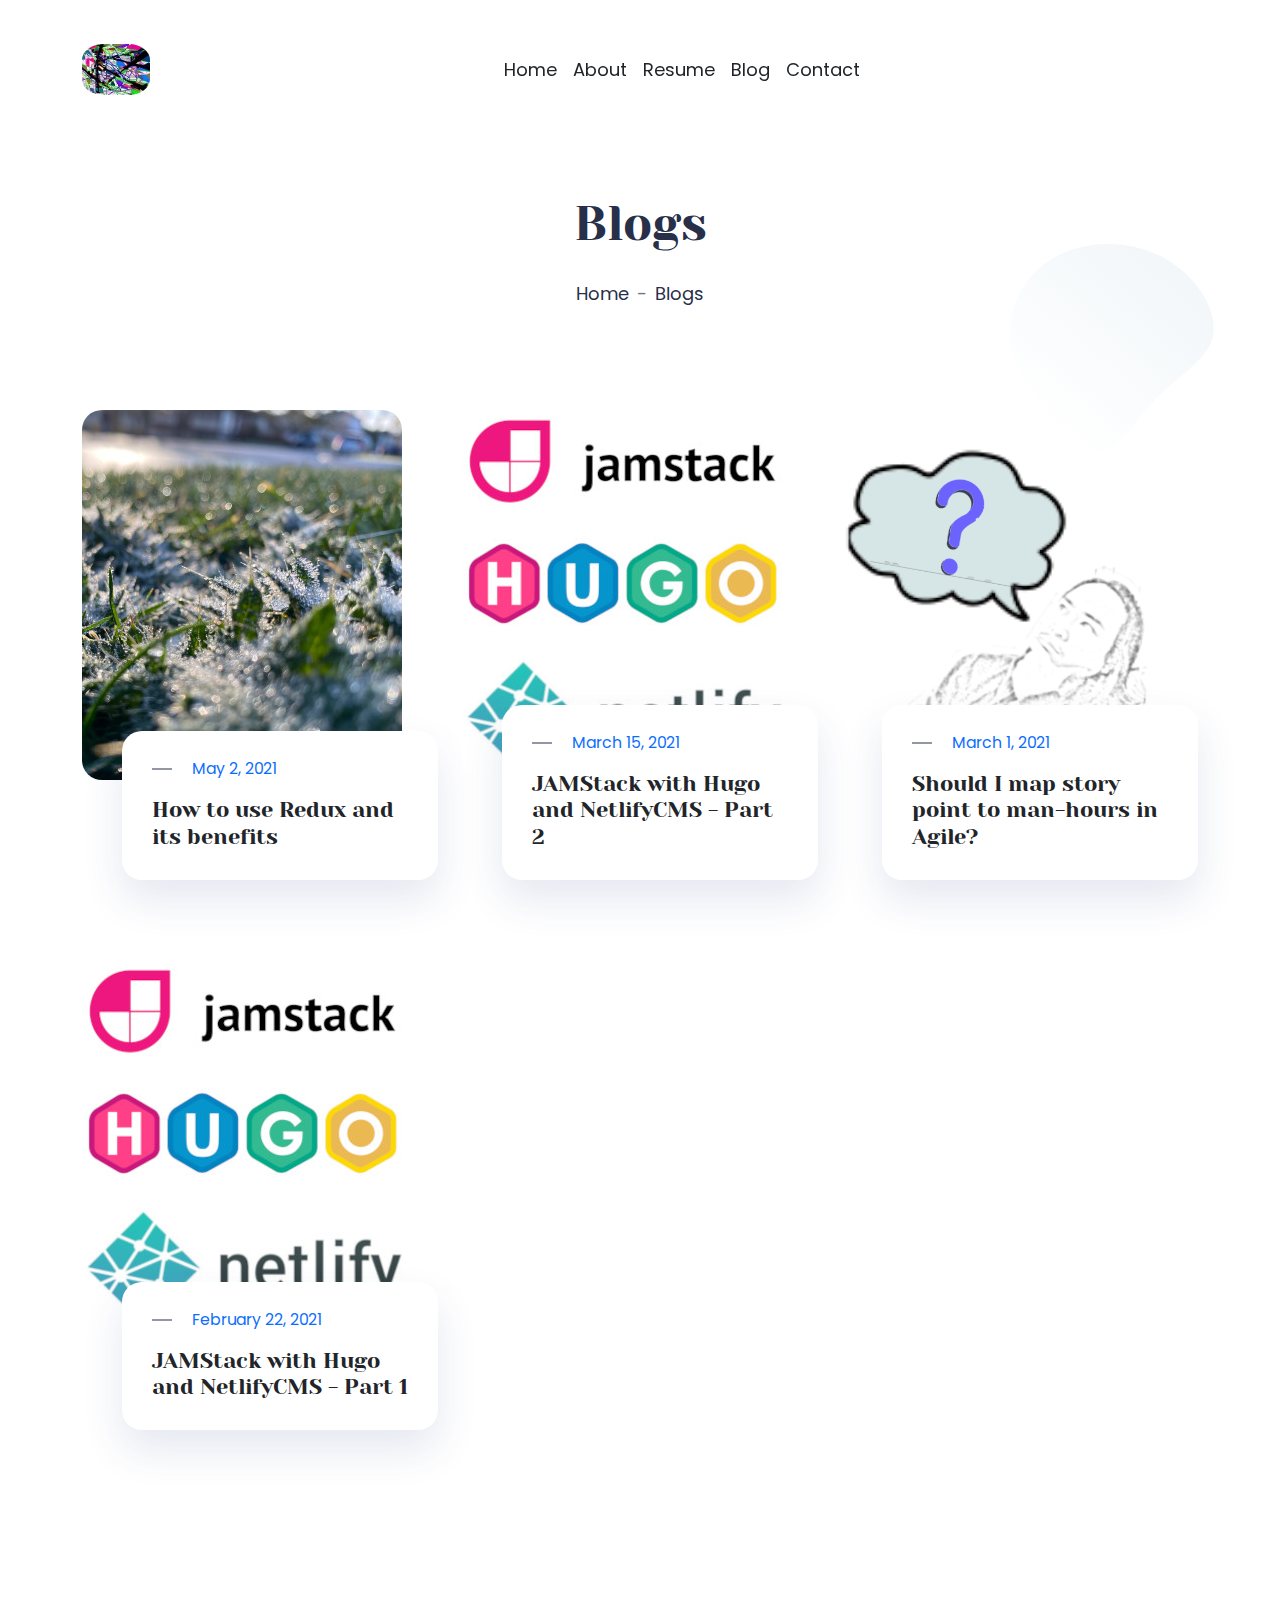
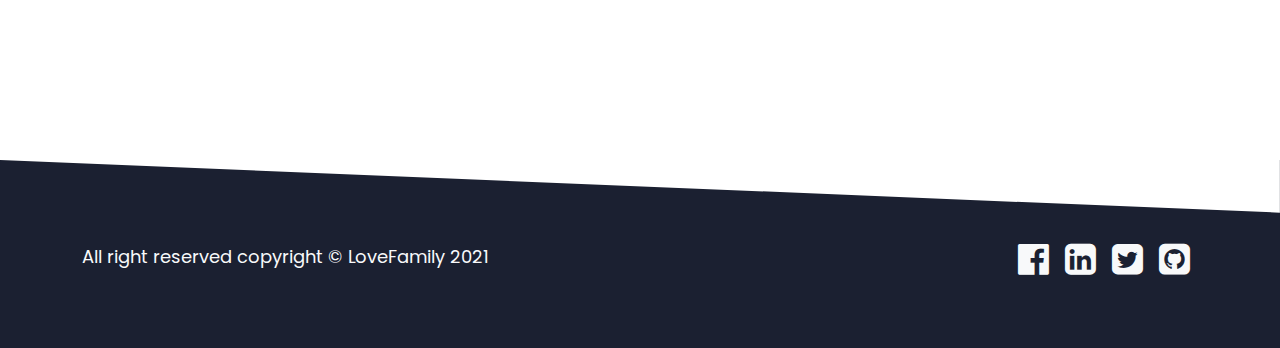
<file: blog/page/1/index.html>
<!doctype html><html lang=en-us><head><title>https://tranvnb.github.io/blog/</title>
<link rel=canonical href=https://tranvnb.github.io/blog/><meta name=robots content="noindex"><meta charset=utf-8><meta http-equiv=refresh content="0; url=https://tranvnb.github.io/blog/"></head></html>
</file>
